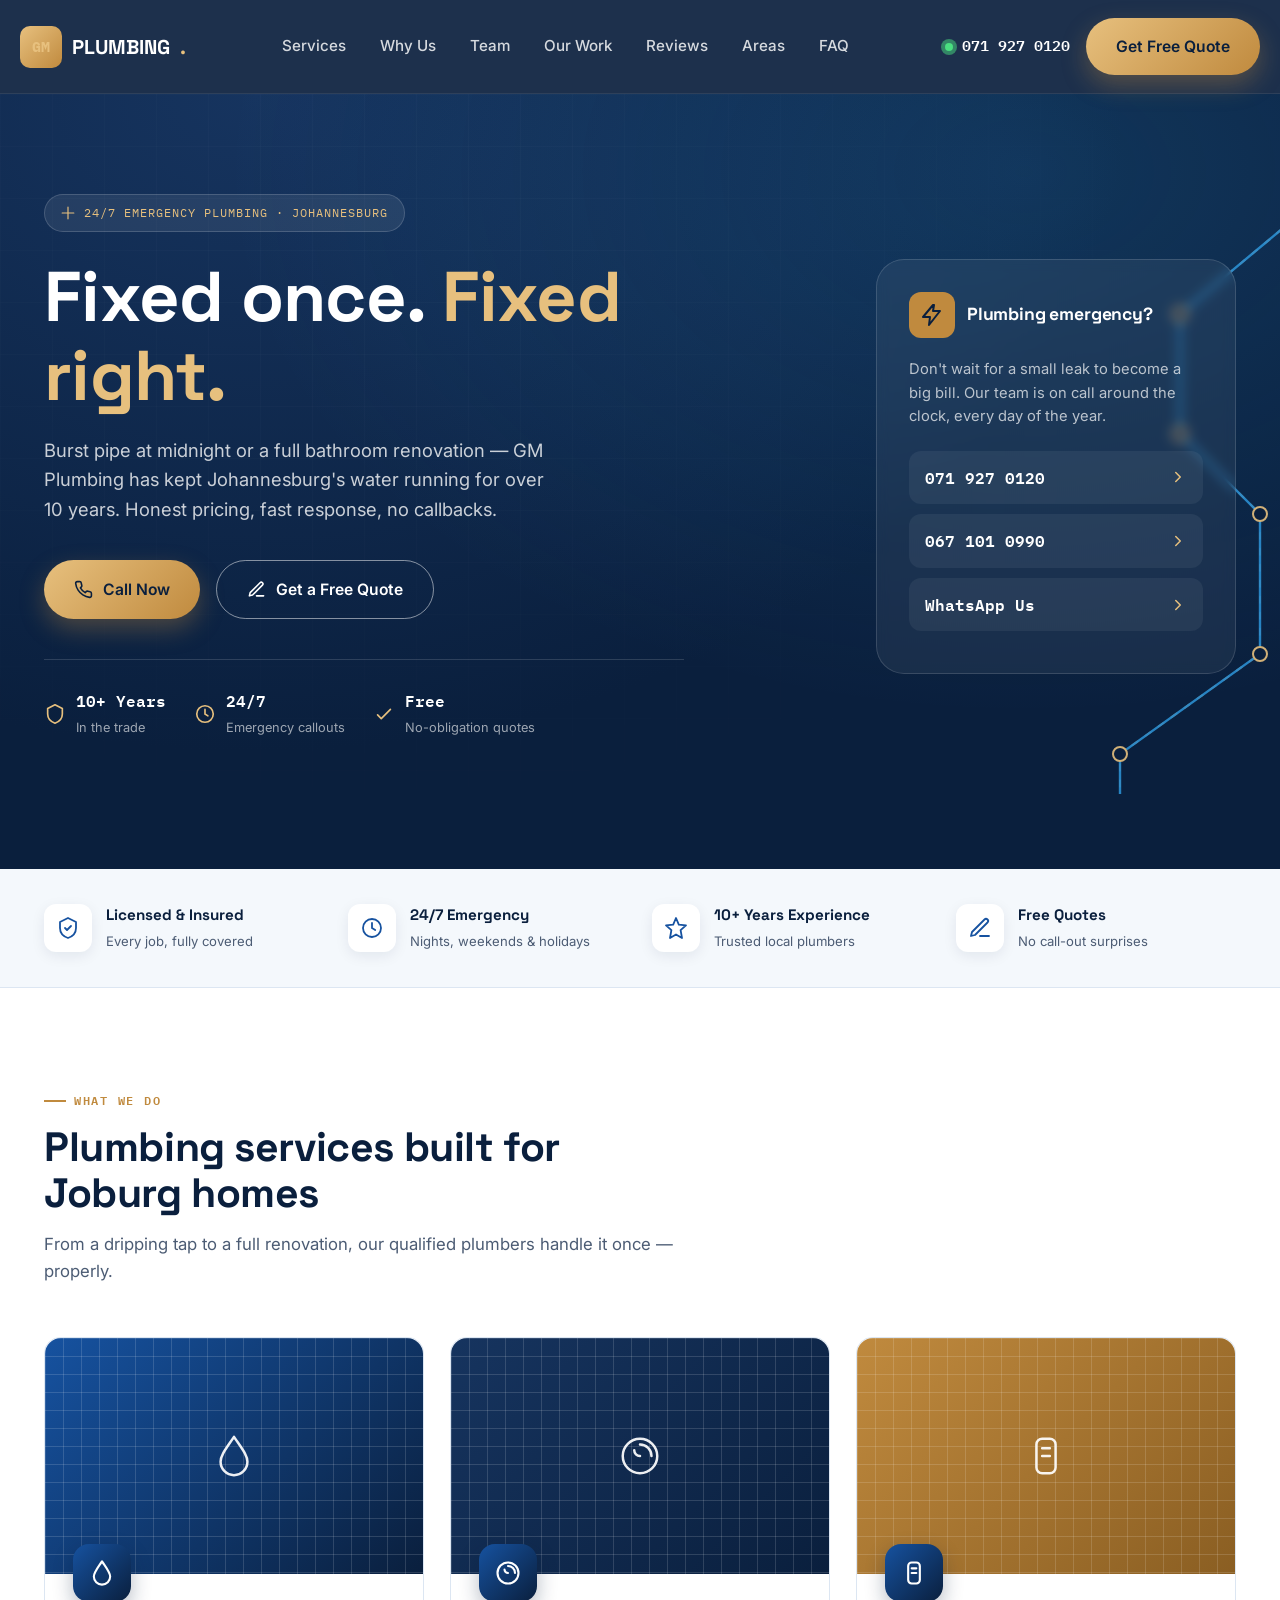
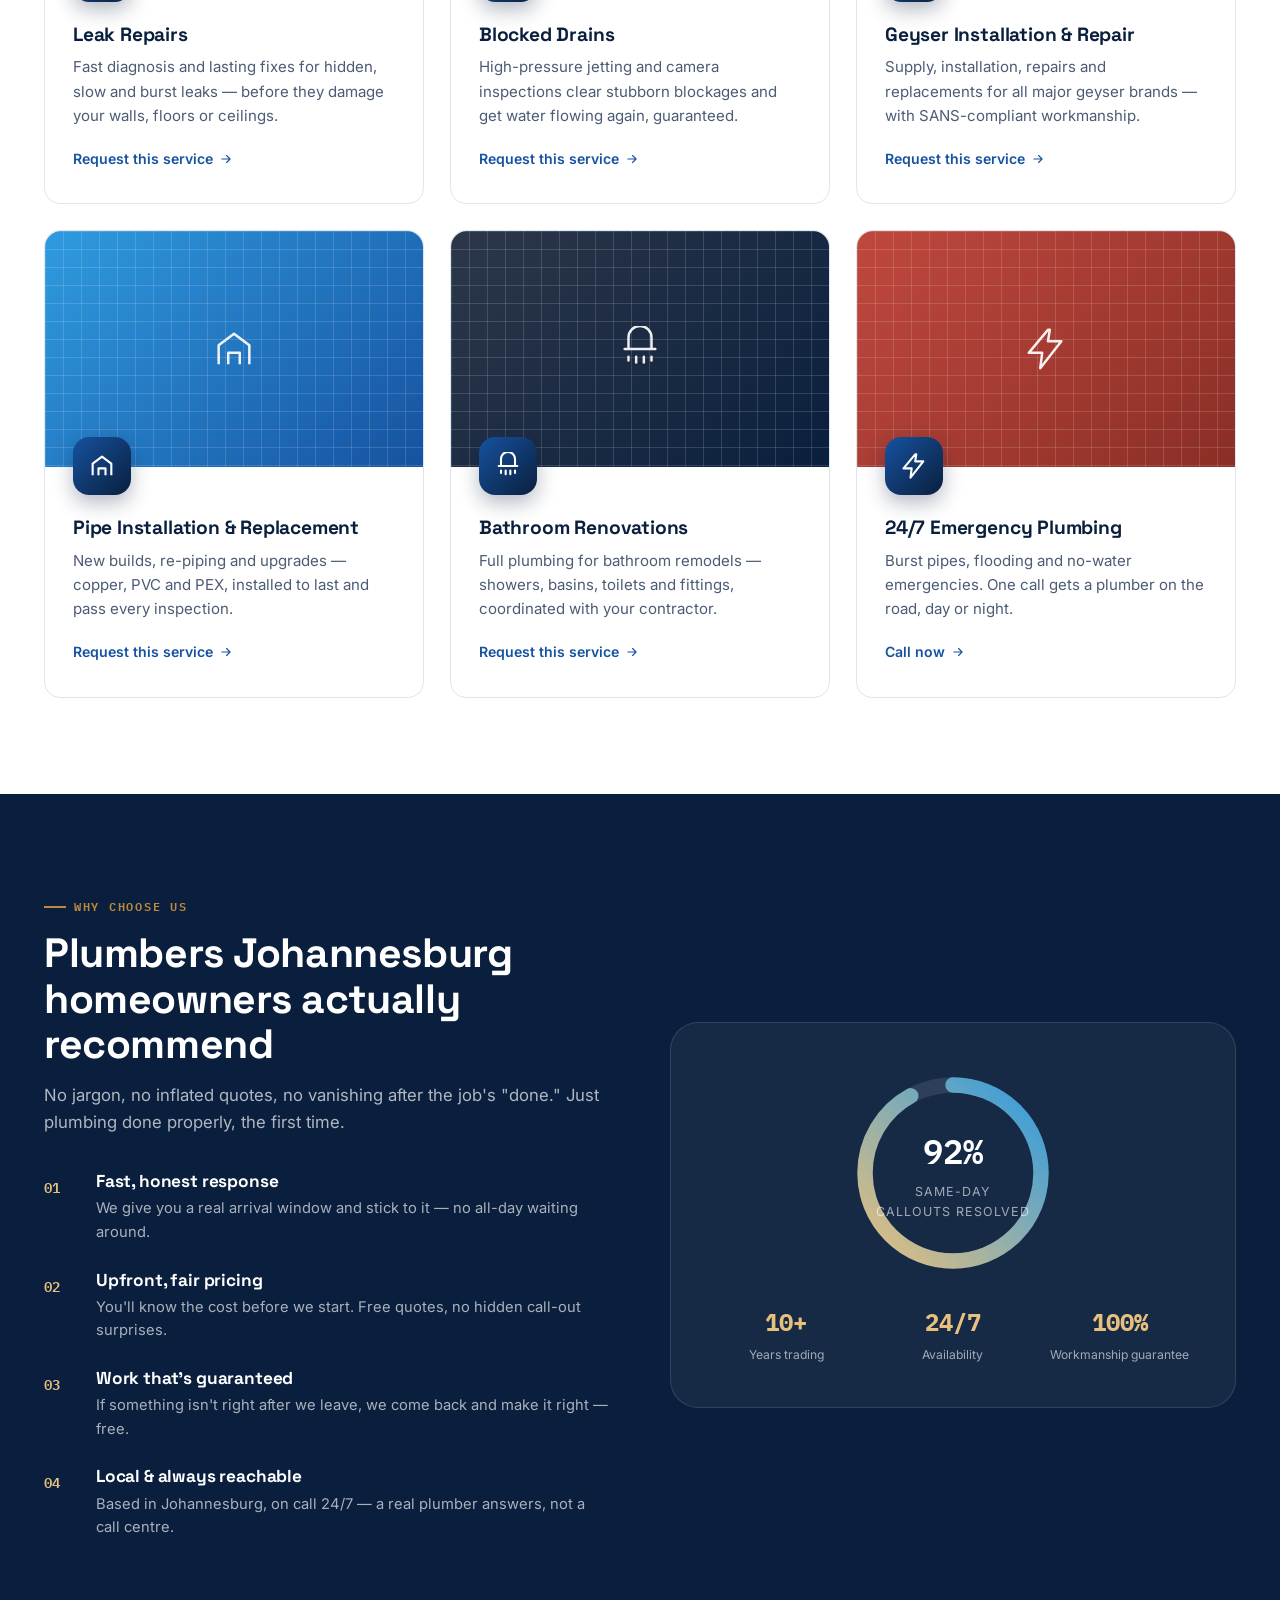
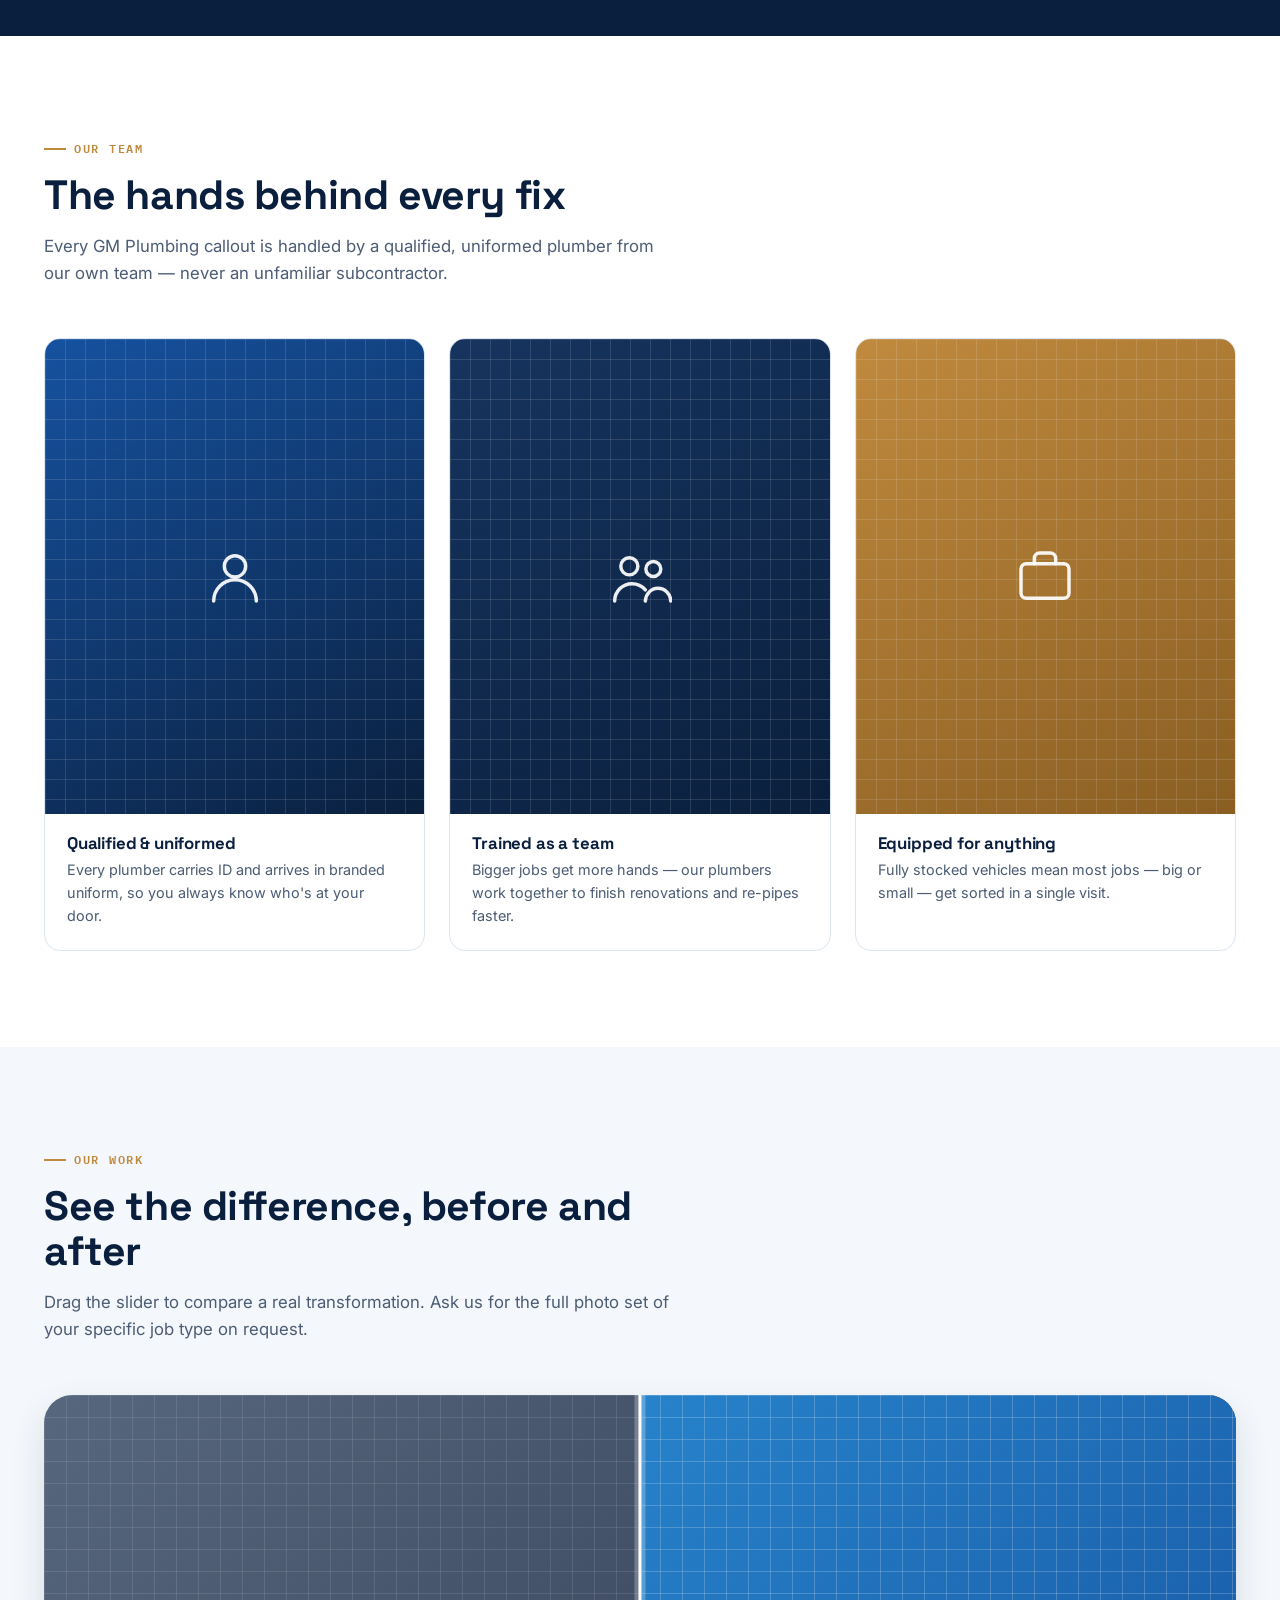
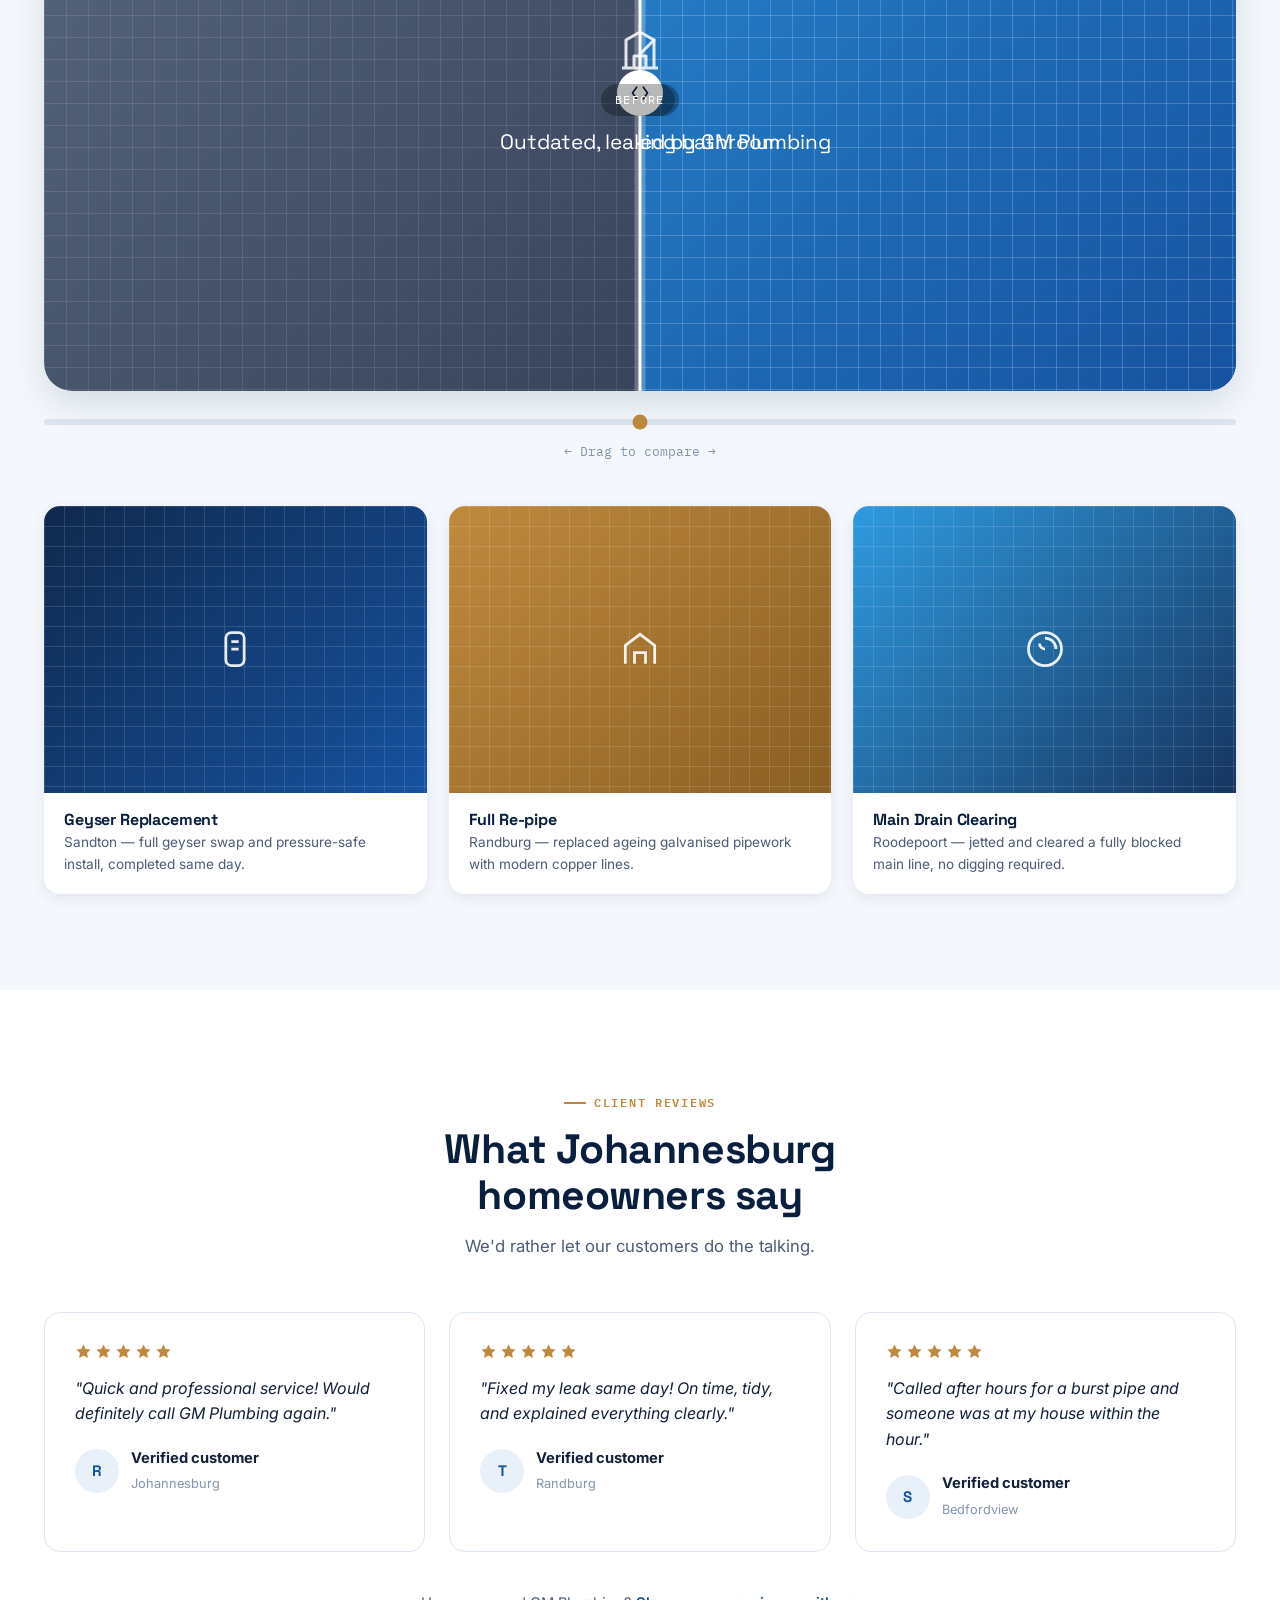
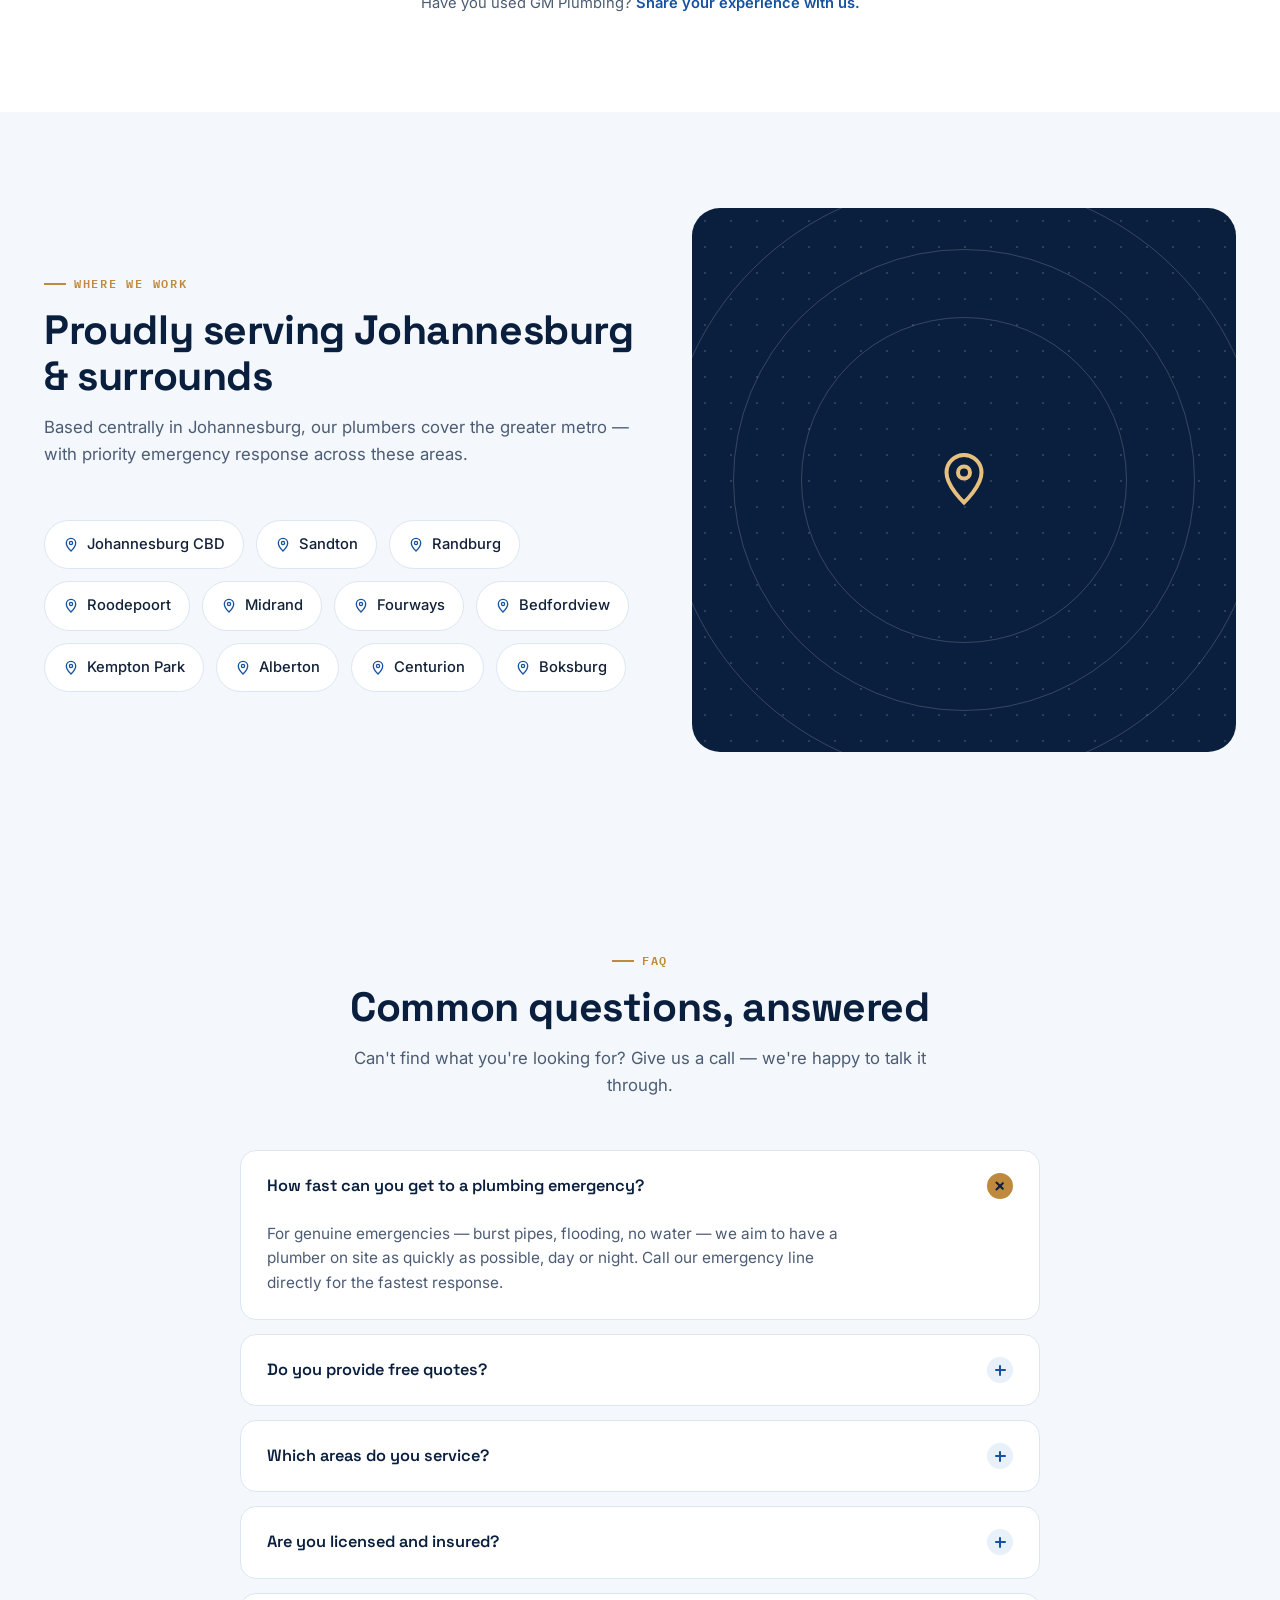
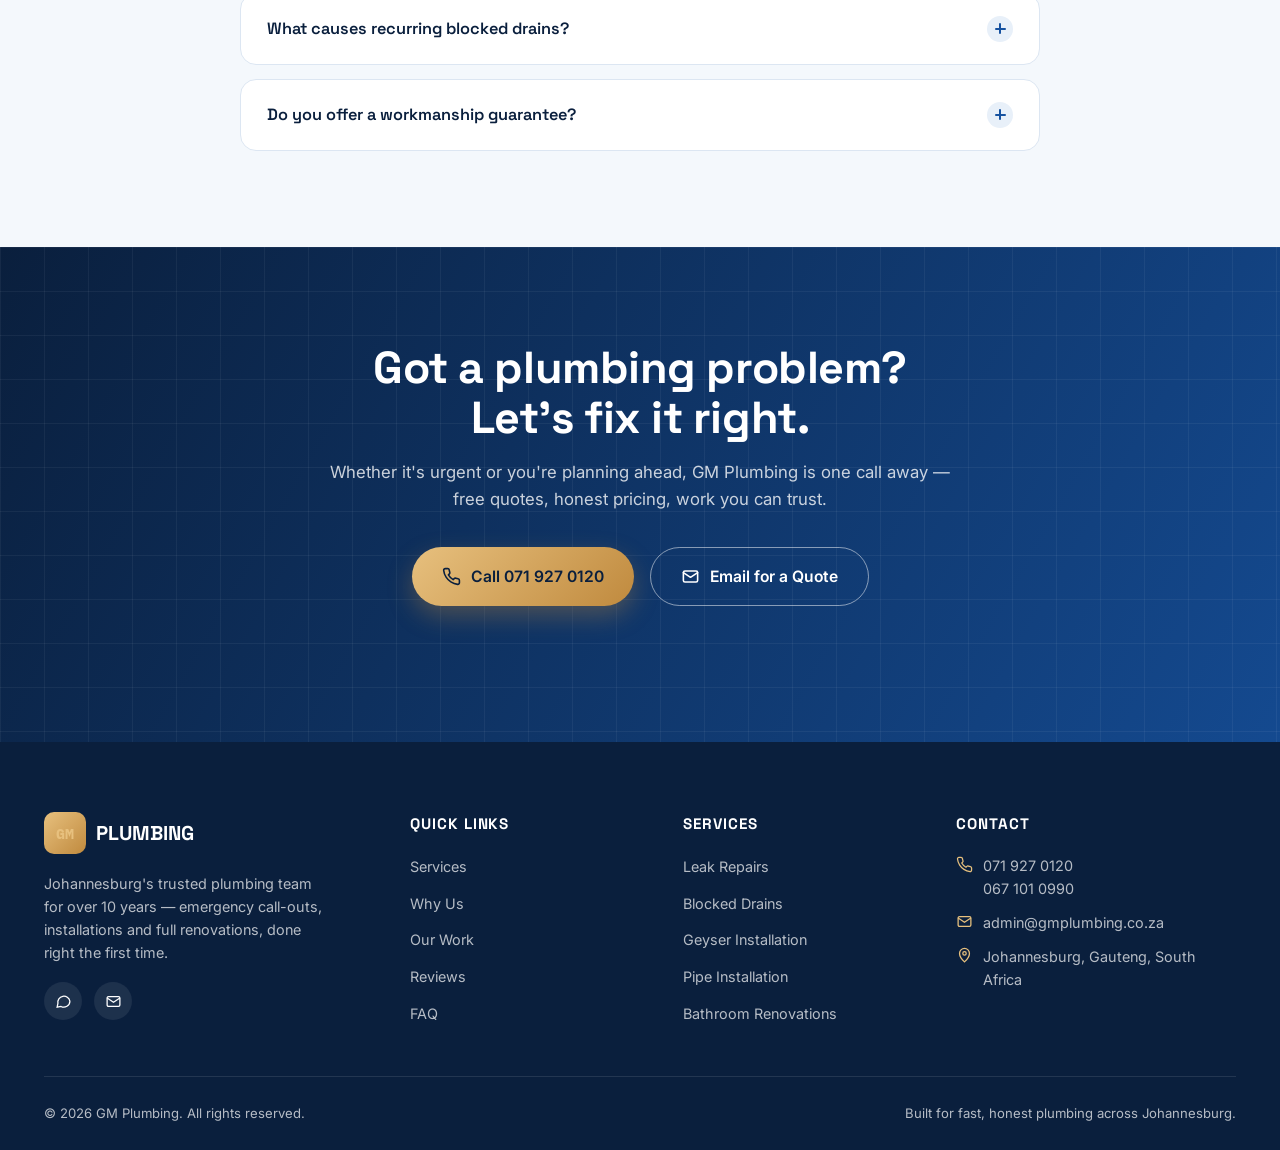
<file: GM Plumbing website/index.html>
<!DOCTYPE html>
<html lang="en-ZA">
<head>
<meta charset="UTF-8">
<meta name="viewport" content="width=device-width, initial-scale=1.0">
<title>GM Plumbing | 24/7 Emergency Plumber in Johannesburg | Free Quotes</title>
<meta name="description" content="GM Plumbing is Johannesburg's trusted emergency plumber with 10+ years' experience. Leak repairs, blocked drains, geyser installation, pipe work & bathroom renovations. Call now for a free quote.">
<meta name="keywords" content="plumber Johannesburg, emergency plumber Johannesburg, geyser installation, blocked drains, leak repairs, bathroom renovation plumber, GM Plumbing">
<meta name="robots" content="index, follow">
<meta name="theme-color" content="#0A1F3D">
<link rel="canonical" href="https://www.gmplumbing.co.za/">

<!-- Open Graph -->
<meta property="og:type" content="website">
<meta property="og:site_name" content="GM Plumbing">
<meta property="og:title" content="GM Plumbing | 24/7 Emergency Plumber in Johannesburg">
<meta property="og:description" content="Fixed once, fixed right. Johannesburg's trusted plumbers for leaks, blocked drains, geysers, pipework & bathroom renovations. Free quotes, 24/7 emergency callouts.">
<meta property="og:url" content="https://www.gmplumbing.co.za/">
<meta property="og:locale" content="en_ZA">

<!-- Twitter -->
<meta name="twitter:card" content="summary_large_image">
<meta name="twitter:title" content="GM Plumbing | 24/7 Emergency Plumber in Johannesburg">
<meta name="twitter:description" content="Fixed once, fixed right. Free quotes. 24/7 emergency plumbing across Johannesburg.">

<link rel="preconnect" href="https://fonts.googleapis.com">
<link rel="preconnect" href="https://fonts.gstatic.com" crossorigin>
<link href="https://fonts.googleapis.com/css2?family=Space+Grotesk:wght@500;600;700&family=Inter:wght@400;500;600;700&family=IBM+Plex+Mono:wght@500;600&display=swap" rel="stylesheet">

<!-- Local Business Schema -->
<script type="application/ld+json">
{
  "@context": "https://schema.org",
  "@type": "Plumber",
  "name": "GM Plumbing",
  "image": "https://www.gmplumbing.co.za/logo.jpg",
  "telephone": ["+27719270120", "+27671010990"],
  "email": "admin@gmplumbing.co.za",
  "url": "https://www.gmplumbing.co.za/",
  "priceRange": "$$",
  "address": {
    "@type": "PostalAddress",
    "addressLocality": "Johannesburg",
    "addressRegion": "Gauteng",
    "addressCountry": "ZA"
  },
  "areaServed": ["Johannesburg", "Sandton", "Randburg", "Roodepoort", "Midrand", "Fourways", "Bedfordview", "Kempton Park", "Alberton", "Centurion", "Boksburg"],
  "openingHoursSpecification": {
    "@type": "OpeningHoursSpecification",
    "dayOfWeek": ["Monday","Tuesday","Wednesday","Thursday","Friday","Saturday","Sunday"],
    "opens": "00:00",
    "closes": "23:59"
  },
  "sameAs": []
}
</script>

<style>
/* ============ TOKENS ============ */
:root{
  --navy-deep:#0A1F3D;
  --navy-mid:#0F294D;
  --navy-soft:#16345F;
  --blue-brand:#1652A0;
  --blue-bright:#2F9BE0;
  --brass:#C08A3E;
  --brass-light:#E7C07E;
  --white:#FFFFFF;
  --paper:#F4F8FC;
  --paper-deep:#E8F0F9;
  --ink:#122038;
  --ink-soft:#4C5C74;
  --ink-faint:#8494AC;
  --line:#DCE6F2;
  --radius-s:10px;
  --radius-m:16px;
  --radius-l:28px;
  --shadow-s:0 4px 14px rgba(10,31,61,0.08);
  --shadow-m:0 14px 34px rgba(10,31,61,0.12);
  --shadow-brass:0 10px 24px rgba(192,138,62,0.35);
  --ff-display:'Space Grotesk',sans-serif;
  --ff-body:'Inter',sans-serif;
  --ff-mono:'IBM Plex Mono',monospace;
}

*,*::before,*::after{box-sizing:border-box;margin:0;padding:0;}
html{scroll-behavior:smooth;}
@media (prefers-reduced-motion: reduce){
  html{scroll-behavior:auto;}
  *,*::before,*::after{animation-duration:0.001ms !important;animation-iteration-count:1 !important;transition-duration:0.001ms !important;scroll-behavior:auto !important;}
}
body{
  font-family:var(--ff-body);
  color:var(--ink);
  background:var(--white);
  line-height:1.6;
  -webkit-font-smoothing:antialiased;
  overflow-x:hidden;
}
img,svg{display:block;max-width:100%;}
a{color:inherit;text-decoration:none;}
ul{list-style:none;}
button{font:inherit;cursor:pointer;border:none;background:none;color:inherit;}
h1,h2,h3,h4{font-family:var(--ff-display);color:var(--navy-deep);line-height:1.12;letter-spacing:-0.01em;}
.container{width:100%;max-width:1240px;margin:0 auto;padding:0 24px;}
.mono{font-family:var(--ff-mono);}
.skip-link{position:absolute;left:-999px;top:0;background:var(--brass);color:var(--navy-deep);padding:12px 20px;z-index:999;font-weight:600;border-radius:0 0 8px 0;}
.skip-link:focus{left:0;}
:focus-visible{outline:3px solid var(--blue-bright);outline-offset:2px;}

.eyebrow{
  display:inline-flex;align-items:center;gap:8px;
  font-family:var(--ff-mono);font-size:0.78rem;letter-spacing:0.14em;text-transform:uppercase;
  color:var(--brass);font-weight:600;margin-bottom:14px;
}
.eyebrow::before{content:"";width:22px;height:2px;background:var(--brass);display:inline-block;}

section{position:relative;}
.section-pad{padding:96px 0;}
@media(max-width:768px){.section-pad{padding:64px 0;}}

.section-head{max-width:640px;margin-bottom:52px;}
.section-head h2{font-size:clamp(1.9rem,3.2vw,2.7rem);margin-bottom:14px;}
.section-head p{color:var(--ink-soft);font-size:1.05rem;}
.section-head.center{margin-left:auto;margin-right:auto;text-align:center;}

/* Buttons */
.btn{
  display:inline-flex;align-items:center;justify-content:center;gap:10px;
  padding:16px 30px;border-radius:999px;font-weight:600;font-size:0.98rem;
  transition:transform .25s ease, box-shadow .25s ease, background .25s ease, color .25s ease;
  white-space:nowrap;
}
.btn svg{width:19px;height:19px;flex-shrink:0;}
.btn-brass{background:linear-gradient(135deg,var(--brass-light),var(--brass));color:var(--navy-deep);box-shadow:var(--shadow-brass);}
.btn-brass:hover{transform:translateY(-3px);box-shadow:0 16px 30px rgba(192,138,62,0.45);}
.btn-outline{border:1.5px solid rgba(255,255,255,0.5);color:var(--white);}
.btn-outline:hover{background:rgba(255,255,255,0.1);transform:translateY(-3px);border-color:var(--white);}
.btn-navy{background:var(--navy-deep);color:var(--white);}
.btn-navy:hover{background:var(--blue-brand);transform:translateY(-3px);}
.btn-block-outline{border:1.5px solid var(--line);color:var(--navy-deep);}
.btn-block-outline:hover{border-color:var(--brass);color:var(--brass);}

/* ============ HEADER ============ */
.site-header{
  position:sticky;top:0;z-index:100;
  background:rgba(10,31,61,0.92);backdrop-filter:blur(10px);
  border-bottom:1px solid rgba(255,255,255,0.08);
  transition:padding .3s ease;
}
.header-row{display:flex;align-items:center;justify-content:space-between;padding:18px 0;transition:padding .3s ease;}
.site-header.shrink .header-row{padding:12px 0;}
.brand{display:flex;align-items:center;gap:10px;font-family:var(--ff-display);color:var(--white);font-weight:700;font-size:1.25rem;}
.brand-mark{
  width:42px;height:42px;border-radius:10px;
  background:linear-gradient(135deg,var(--brass-light),var(--brass));
  display:flex;align-items:center;justify-content:center;
  color:var(--navy-deep);font-family:var(--ff-mono);font-weight:700;font-size:0.95rem;
  flex-shrink:0;
}
.brand span{color:var(--brass-light);}
.main-nav{display:flex;align-items:center;gap:34px;}
.main-nav a{color:rgba(255,255,255,0.82);font-size:0.95rem;font-weight:500;position:relative;padding:4px 0;}
.main-nav a::after{content:"";position:absolute;left:0;bottom:-4px;width:0;height:2px;background:var(--brass-light);transition:width .25s ease;}
.main-nav a:hover{color:var(--white);}
.main-nav a:hover::after{width:100%;}
.header-actions{display:flex;align-items:center;gap:16px;}
.phone-pill{display:flex;align-items:center;gap:9px;color:var(--white);font-family:var(--ff-mono);font-weight:600;font-size:0.95rem;}
.phone-pill svg{width:19px;height:19px;color:var(--brass-light);}
.pulse-dot{width:8px;height:8px;border-radius:50%;background:#4ADE80;position:relative;flex-shrink:0;}
.pulse-dot::after{content:"";position:absolute;inset:-4px;border-radius:50%;background:#4ADE80;opacity:0.5;animation:pulse 1.8s infinite;}
@keyframes pulse{0%{transform:scale(1);opacity:.6;}100%{transform:scale(2.4);opacity:0;}}
.menu-toggle{display:none;width:44px;height:44px;align-items:center;justify-content:center;color:var(--white);}
.menu-toggle svg{width:26px;height:26px;}

@media(max-width:980px){
  .main-nav{display:none;}
  .header-actions .btn-brass{display:none;}
  .menu-toggle{display:flex;}
}
@media(max-width:560px){
  .phone-pill span{display:none;}
}

.mobile-nav{
  display:none;position:fixed;inset:0;top:0;background:var(--navy-deep);z-index:200;
  padding:24px;flex-direction:column;
}
.mobile-nav.open{display:flex;}
.mobile-nav-top{display:flex;justify-content:space-between;align-items:center;margin-bottom:40px;}
.mobile-nav-close{color:var(--white);width:40px;height:40px;}
.mobile-nav a{display:block;color:var(--white);font-family:var(--ff-display);font-size:1.6rem;padding:14px 0;border-bottom:1px solid rgba(255,255,255,0.08);}
.mobile-nav .btn{margin-top:26px;width:100%;}

/* ============ HERO ============ */
.hero{
  position:relative;
  background:
    radial-gradient(ellipse at 80% 10%, rgba(47,155,224,0.18), transparent 55%),
    radial-gradient(ellipse at 20% 0%,var(--navy-soft),var(--navy-deep) 60%);
  color:var(--white);overflow:hidden;
  padding:100px 0 130px;
}
.hero-grid-bg{position:absolute;inset:0;opacity:0.35;
  background-image:linear-gradient(rgba(255,255,255,0.06) 1px,transparent 1px),linear-gradient(90deg,rgba(255,255,255,0.06) 1px,transparent 1px);
  background-size:52px 52px;
  mask-image:radial-gradient(ellipse at 30% 20%,black 10%,transparent 72%);
}
.hero-pipeline{position:absolute;right:-60px;top:0;bottom:0;width:640px;max-width:60vw;opacity:0.9;pointer-events:none;}
.hero-pipeline path{fill:none;stroke:var(--brass-light);stroke-width:2;stroke-linecap:round;opacity:0.55;stroke-dasharray:6 10;}
.hero-pipeline .flow{stroke:var(--blue-bright);stroke-width:2.4;stroke-dasharray:1400;stroke-dashoffset:1400;animation:draw 3.4s ease forwards 0.4s;opacity:0.9;}
.hero-pipeline circle{fill:var(--navy-deep);stroke:var(--brass-light);stroke-width:2;}
@keyframes draw{to{stroke-dashoffset:0;}}
.hero-inner{position:relative;z-index:2;display:grid;grid-template-columns:minmax(0,640px) 1fr;gap:40px;align-items:center;}
@media(max-width:980px){.hero-inner{grid-template-columns:1fr;}.hero-pipeline{display:none;}}

.hero-badge{
  display:inline-flex;align-items:center;gap:9px;background:rgba(255,255,255,0.08);
  border:1px solid rgba(255,255,255,0.16);padding:8px 16px;border-radius:999px;
  font-family:var(--ff-mono);font-size:0.78rem;letter-spacing:0.08em;text-transform:uppercase;
  margin-bottom:26px;color:var(--brass-light);
}
.hero h1{font-size:clamp(2.6rem,5.6vw,4.4rem);color:var(--white);margin-bottom:20px;}
.hero h1 em{font-style:normal;color:var(--brass-light);}
.hero p.lead{font-size:1.15rem;color:rgba(255,255,255,0.78);max-width:520px;margin-bottom:36px;}
.hero-cta-row{display:flex;flex-wrap:wrap;gap:16px;margin-bottom:40px;}
.hero-trust{display:flex;flex-wrap:wrap;gap:28px;padding-top:28px;border-top:1px solid rgba(255,255,255,0.14);}
.hero-trust-item{display:flex;align-items:center;gap:10px;}
.hero-trust-item svg{width:22px;height:22px;color:var(--brass-light);flex-shrink:0;}
.hero-trust-item .num{font-family:var(--ff-mono);font-weight:600;color:var(--white);font-size:1rem;display:block;}
.hero-trust-item .cap{font-size:0.8rem;color:rgba(255,255,255,0.6);}

/* Emergency stat card floating */
.hero-card{
  position:relative;z-index:2;background:rgba(255,255,255,0.06);
  border:1px solid rgba(255,255,255,0.14);backdrop-filter:blur(6px);
  border-radius:var(--radius-l);padding:32px;max-width:360px;justify-self:end;
}
@media(max-width:980px){.hero-card{justify-self:start;max-width:480px;}}
.hero-card-top{display:flex;align-items:center;gap:12px;margin-bottom:20px;}
.hero-card-top .icon-wrap{width:46px;height:46px;border-radius:12px;background:var(--brass);display:flex;align-items:center;justify-content:center;}
.hero-card-top .icon-wrap svg{width:24px;height:24px;color:var(--navy-deep);}
.hero-card-top h3{color:var(--white);font-size:1.1rem;}
.hero-card p{color:rgba(255,255,255,0.7);font-size:0.92rem;margin-bottom:22px;}
.hero-card-phones a{display:flex;align-items:center;justify-content:space-between;padding:14px 16px;background:rgba(255,255,255,0.06);border-radius:12px;margin-bottom:10px;font-family:var(--ff-mono);font-weight:600;color:var(--white);transition:background .2s ease,transform .2s ease;}
.hero-card-phones a:hover{background:rgba(255,255,255,0.14);transform:translateX(4px);}
.hero-card-phones svg{width:18px;height:18px;color:var(--brass-light);}

/* ============ TRUST BAR ============ */
.trust-bar{background:var(--paper);border-bottom:1px solid var(--line);padding:34px 0;}
.trust-bar .container{display:grid;grid-template-columns:repeat(4,1fr);gap:24px;}
@media(max-width:860px){.trust-bar .container{grid-template-columns:repeat(2,1fr);}}
.trust-bar-item{display:flex;align-items:center;gap:14px;}
.trust-bar-item .icon{width:48px;height:48px;border-radius:12px;background:var(--white);box-shadow:var(--shadow-s);display:flex;align-items:center;justify-content:center;flex-shrink:0;}
.trust-bar-item .icon svg{width:24px;height:24px;color:var(--blue-brand);}
.trust-bar-item strong{display:block;font-size:0.95rem;color:var(--navy-deep);font-family:var(--ff-display);}
.trust-bar-item small{color:var(--ink-soft);font-size:0.82rem;}

/* ============ SERVICES ============ */
.services-grid{display:grid;grid-template-columns:repeat(3,1fr);gap:26px;}
@media(max-width:980px){.services-grid{grid-template-columns:repeat(2,1fr);}}
@media(max-width:620px){.services-grid{grid-template-columns:1fr;}}
.service-card{
  background:var(--white);border:1px solid var(--line);border-radius:var(--radius-m);
  padding:32px 28px;transition:transform .3s ease,box-shadow .3s ease,border-color .3s ease;
  opacity:0;transform:translateY(26px);
}
.service-card.in-view{opacity:1;transform:translateY(0);}
.service-card:hover{transform:translateY(-8px);box-shadow:var(--shadow-m);border-color:var(--brass);}
.card-media{margin:-32px -28px 22px;border-radius:var(--radius-m) var(--radius-m) 0 0;overflow:hidden;aspect-ratio:16/10;position:relative;display:flex;align-items:center;justify-content:center;}
.card-media::before{content:"";position:absolute;inset:0;background-image:linear-gradient(rgba(255,255,255,0.14) 1px,transparent 1px),linear-gradient(90deg,rgba(255,255,255,0.14) 1px,transparent 1px);background-size:18px 18px;}
.card-media svg{width:46px;height:46px;color:rgba(255,255,255,0.92);position:relative;z-index:2;transition:transform .4s ease;}
.service-card:hover .card-media svg{transform:scale(1.1) rotate(-4deg);}
.media-1{background:linear-gradient(135deg,var(--blue-brand),var(--navy-deep));}
.media-2{background:linear-gradient(135deg,var(--navy-soft),var(--navy-deep));}
.media-3{background:linear-gradient(135deg,var(--brass),#8a5e22);}
.media-4{background:linear-gradient(135deg,var(--blue-bright),var(--blue-brand));}
.media-5{background:linear-gradient(135deg,#2c374a,var(--navy-deep));}
.media-6{background:linear-gradient(135deg,#c0483e,#8a2e26);}
.service-card .icon-circle{
  width:58px;height:58px;border-radius:16px;
  background:linear-gradient(135deg,var(--blue-brand),var(--navy-deep));
  display:flex;align-items:center;justify-content:center;margin-bottom:22px;
  margin-top:-52px;position:relative;z-index:2;box-shadow:0 8px 20px rgba(10,31,61,0.3);
  transition:transform .3s ease;
}
.service-card:hover .icon-circle{transform:rotate(-6deg) scale(1.05);}
.service-card .icon-circle svg{width:28px;height:28px;color:var(--white);}
.service-card h3{font-size:1.2rem;margin-bottom:10px;}
.service-card p{color:var(--ink-soft);font-size:0.94rem;margin-bottom:18px;}
.service-card .link{display:inline-flex;align-items:center;gap:6px;color:var(--blue-brand);font-weight:600;font-size:0.88rem;}
.service-card .link svg{width:14px;height:14px;transition:transform .2s ease;}
.service-card:hover .link svg{transform:translateX(4px);}

/* ============ WHY CHOOSE US ============ */
.why{
  color:var(--white);
  background:var(--navy-deep);
}
.why-inner{display:grid;grid-template-columns:1fr 1fr;gap:60px;align-items:center;}
@media(max-width:900px){.why-inner{grid-template-columns:1fr;gap:48px;}}
.why-list{display:flex;flex-direction:column;gap:26px;}
.why-item{display:flex;gap:18px;}
.why-item .num{font-family:var(--ff-mono);color:var(--brass-light);font-size:0.9rem;font-weight:600;width:34px;flex-shrink:0;padding-top:3px;}
.why-item h4{color:var(--white);font-size:1.08rem;margin-bottom:6px;}
.why-item p{color:rgba(255,255,255,0.65);font-size:0.92rem;}
.why .section-head h2{color:var(--white);}
.why .section-head p{color:rgba(255,255,255,0.68);}

.gauge-panel{background:rgba(255,255,255,0.05);border:1px solid rgba(255,255,255,0.12);border-radius:var(--radius-l);padding:40px;}
.gauge-wrap{display:flex;justify-content:center;margin-bottom:20px;}
.gauge{width:220px;height:220px;position:relative;}
.gauge svg{width:100%;height:100%;}
.gauge-ring-bg{stroke:rgba(255,255,255,0.1);}
.gauge-ring-fg{stroke:url(#gaugeGrad);stroke-linecap:round;stroke-dasharray:502;stroke-dashoffset:502;transition:stroke-dashoffset 1.6s cubic-bezier(.2,.8,.2,1);}
.gauge-center{position:absolute;inset:0;display:flex;flex-direction:column;align-items:center;justify-content:center;}
.gauge-center .big{font-family:var(--ff-mono);font-size:2.1rem;font-weight:600;color:var(--white);}
.gauge-center .lbl{font-size:0.78rem;color:rgba(255,255,255,0.6);text-transform:uppercase;letter-spacing:0.08em;margin-top:4px;text-align:center;}
.stat-row{display:grid;grid-template-columns:repeat(3,1fr);gap:16px;text-align:center;}
.stat-row .stat strong{display:block;font-family:var(--ff-mono);font-size:1.5rem;color:var(--brass-light);}
.stat-row .stat span{font-size:0.76rem;color:rgba(255,255,255,0.6);}

/* ============ GALLERY ============ */
.gallery-bg{background:var(--paper);}
.ba-wrap{
  position:relative;border-radius:var(--radius-l);overflow:hidden;box-shadow:var(--shadow-m);
  aspect-ratio:16/8;margin-bottom:16px;user-select:none;
}
.ba-panel{position:absolute;inset:0;display:flex;align-items:center;justify-content:center;flex-direction:column;gap:10px;color:var(--white);text-align:center;padding:26px;}
.ba-panel::before{content:"";position:absolute;inset:0;background-image:linear-gradient(rgba(255,255,255,0.1) 1px,transparent 1px),linear-gradient(90deg,rgba(255,255,255,0.1) 1px,transparent 1px);background-size:22px 22px;z-index:1;}
.ba-panel .tag,.ba-panel .cap,.ba-panel svg{position:relative;z-index:2;}
.ba-before{background-image:linear-gradient(135deg,#57677e,#28324a);}
.ba-after{background-image:linear-gradient(135deg,var(--blue-bright),var(--blue-brand));}
.ba-after-clip{position:absolute;inset:0;clip-path:inset(0 0 0 var(--clip,50%));}
.ba-panel svg{width:48px;height:48px;opacity:0.85;}
.ba-panel .tag{font-family:var(--ff-mono);letter-spacing:0.1em;text-transform:uppercase;font-size:0.78rem;background:rgba(0,0,0,0.28);padding:6px 14px;border-radius:999px;}
.ba-panel .cap{font-family:var(--ff-display);font-size:1.3rem;}
.ba-handle{position:absolute;top:0;bottom:0;left:var(--clip,50%);width:0;transform:translateX(-50%);}
.ba-handle::before{content:"";position:absolute;top:0;bottom:0;left:50%;width:3px;background:var(--white);transform:translateX(-50%);box-shadow:0 0 0 4px rgba(255,255,255,0.25);}
.ba-handle .grip{position:absolute;top:50%;left:50%;transform:translate(-50%,-50%);width:46px;height:46px;border-radius:50%;background:var(--white);display:flex;align-items:center;justify-content:center;box-shadow:var(--shadow-m);}
.ba-handle .grip svg{width:20px;height:20px;color:var(--navy-deep);}
.ba-range{width:100%;appearance:none;height:6px;border-radius:999px;background:var(--line);outline:none;accent-color:var(--brass);cursor:ew-resize;}
.ba-note{text-align:center;color:var(--ink-faint);font-size:0.82rem;margin-top:8px;font-family:var(--ff-mono);}

.work-grid{display:grid;grid-template-columns:repeat(3,1fr);gap:22px;margin-top:44px;}
@media(max-width:860px){.work-grid{grid-template-columns:1fr;}}
.work-card{border-radius:var(--radius-m);overflow:hidden;box-shadow:var(--shadow-s);background:var(--white);transition:transform .3s ease,box-shadow .3s ease;}
.work-card:hover{transform:translateY(-6px);box-shadow:var(--shadow-m);}
.work-thumb{aspect-ratio:4/3;position:relative;overflow:hidden;display:flex;align-items:center;justify-content:center;}
.work-thumb::before{content:"";position:absolute;inset:0;background-image:linear-gradient(rgba(255,255,255,0.12) 1px,transparent 1px),linear-gradient(90deg,rgba(255,255,255,0.12) 1px,transparent 1px);background-size:20px 20px;}
.work-thumb svg{width:44px;height:44px;color:rgba(255,255,255,0.9);position:relative;z-index:2;transition:transform .4s ease;}
.work-card:hover .work-thumb svg{transform:scale(1.08);}
.work-thumb.t1{background:linear-gradient(135deg,var(--navy-mid),var(--blue-brand));}
.work-thumb.t2{background:linear-gradient(135deg,var(--brass),#8a5e22);}
.work-thumb.t3{background:linear-gradient(135deg,var(--blue-bright),var(--navy-soft));}

/* Team */
.team-grid{display:grid;grid-template-columns:repeat(3,1fr);gap:24px;}
@media(max-width:860px){.team-grid{grid-template-columns:1fr;}}
.team-card{background:var(--white);border:1px solid var(--line);border-radius:var(--radius-m);overflow:hidden;transition:transform .3s ease,box-shadow .3s ease;}
.team-card:hover{transform:translateY(-6px);box-shadow:var(--shadow-m);}
.team-photo{aspect-ratio:4/5;overflow:hidden;position:relative;display:flex;align-items:center;justify-content:center;}
.team-photo::before{content:"";position:absolute;inset:0;background-image:linear-gradient(rgba(255,255,255,0.12) 1px,transparent 1px),linear-gradient(90deg,rgba(255,255,255,0.12) 1px,transparent 1px);background-size:20px 20px;}
.team-photo svg{width:64px;height:64px;color:rgba(255,255,255,0.92);position:relative;z-index:2;transition:transform .4s ease;}
.team-card:hover .team-photo svg{transform:scale(1.08);}
.team-photo.tm-1{background:linear-gradient(150deg,var(--blue-brand),var(--navy-deep));}
.team-photo.tm-2{background:linear-gradient(150deg,var(--navy-soft),var(--navy-deep));}
.team-photo.tm-3{background:linear-gradient(150deg,var(--brass),#8a5e22);}
.team-card h4{font-size:1.05rem;padding:20px 22px 6px;}
.team-card p{font-size:0.9rem;color:var(--ink-soft);padding:0 22px 22px;}
.work-body{padding:18px 20px;}
.work-body h4{font-size:1rem;margin-bottom:4px;}
.work-body p{font-size:0.85rem;color:var(--ink-soft);}

/* ============ REVIEWS ============ */
.reviews-grid{display:grid;grid-template-columns:repeat(3,1fr);gap:24px;}
@media(max-width:900px){.reviews-grid{grid-template-columns:1fr;}}
.review-card{background:var(--white);border:1px solid var(--line);border-radius:var(--radius-m);padding:30px;position:relative;}
.review-stars{display:flex;gap:3px;margin-bottom:16px;}
.review-stars svg{width:17px;height:17px;color:var(--brass);}
.review-card p.quote{font-size:1rem;color:var(--ink);margin-bottom:20px;font-style:italic;}
.review-who{display:flex;align-items:center;gap:12px;}
.review-avatar{width:44px;height:44px;border-radius:50%;background:var(--paper-deep);display:flex;align-items:center;justify-content:center;font-family:var(--ff-display);font-weight:700;color:var(--blue-brand);flex-shrink:0;font-size:0.95rem;}
.review-who strong{display:block;font-size:0.92rem;}
.review-who span{font-size:0.8rem;color:var(--ink-faint);}
.reviews-cta{text-align:center;margin-top:40px;color:var(--ink-soft);font-size:0.92rem;}
.reviews-cta a{color:var(--blue-brand);font-weight:600;}

/* ============ AREAS ============ */
.areas-bg{background:var(--paper);}
.areas-inner{display:grid;grid-template-columns:1.1fr 1fr;gap:50px;align-items:center;}
@media(max-width:900px){.areas-inner{grid-template-columns:1fr;}}
.area-chips{display:flex;flex-wrap:wrap;gap:12px;}
.area-chip{display:flex;align-items:center;gap:8px;background:var(--white);border:1px solid var(--line);padding:12px 18px;border-radius:999px;font-size:0.92rem;font-weight:500;transition:border-color .2s ease,transform .2s ease;}
.area-chip:hover{border-color:var(--brass);transform:translateY(-2px);}
.area-chip svg{width:16px;height:16px;color:var(--blue-brand);flex-shrink:0;}
.area-map{background:var(--navy-deep);border-radius:var(--radius-l);aspect-ratio:1/1;position:relative;overflow:hidden;display:flex;align-items:center;justify-content:center;}
.area-map .pin-icon{width:60px;height:60px;color:var(--brass-light);z-index:2;}
.area-map::before{content:"";position:absolute;inset:0;background-image:radial-gradient(rgba(255,255,255,0.14) 1.5px,transparent 1.5px);background-size:26px 26px;}
.area-map .ring{position:absolute;border:1px solid rgba(255,255,255,0.18);border-radius:50%;}
.area-map .ring1{width:60%;height:60%;}
.area-map .ring2{width:85%;height:85%;}
.area-map .ring3{width:110%;height:110%;}

/* ============ FAQ ============ */
.faq-list{max-width:800px;margin:0 auto;display:flex;flex-direction:column;gap:14px;}
.faq-item{border:1px solid var(--line);border-radius:var(--radius-m);overflow:hidden;background:var(--white);}
.faq-item summary{
  list-style:none;cursor:pointer;padding:22px 26px;display:flex;justify-content:space-between;
  align-items:center;font-family:var(--ff-display);font-weight:600;font-size:1.02rem;color:var(--navy-deep);gap:20px;
}
.faq-item summary::-webkit-details-marker{display:none;}
.faq-item .plus{width:26px;height:26px;border-radius:50%;background:var(--paper-deep);display:flex;align-items:center;justify-content:center;flex-shrink:0;position:relative;transition:transform .3s ease,background .3s ease;}
.faq-item .plus::before,.faq-item .plus::after{content:"";position:absolute;background:var(--blue-brand);border-radius:2px;}
.faq-item .plus::before{width:11px;height:2px;}
.faq-item .plus::after{width:2px;height:11px;}
.faq-item[open] .plus{transform:rotate(135deg);background:var(--brass);}
.faq-item[open] .plus::before,.faq-item[open] .plus::after{background:var(--navy-deep);}
.faq-item .faq-body{padding:0 26px 24px;color:var(--ink-soft);font-size:0.96rem;max-width:640px;}

/* ============ FINAL CTA ============ */
.final-cta{
  background:linear-gradient(120deg,var(--navy-deep),var(--blue-brand) 120%);
  color:var(--white);text-align:center;position:relative;overflow:hidden;
}
.final-cta::before{content:"";position:absolute;inset:0;background-image:linear-gradient(rgba(255,255,255,0.05) 1px,transparent 1px),linear-gradient(90deg,rgba(255,255,255,0.05) 1px,transparent 1px);background-size:44px 44px;}
.final-cta-inner{position:relative;z-index:2;max-width:680px;margin:0 auto;}
.final-cta h2{color:var(--white);font-size:clamp(1.9rem,4vw,2.8rem);margin-bottom:16px;}
.final-cta p{color:rgba(255,255,255,0.78);margin-bottom:34px;font-size:1.05rem;}
.final-cta .hero-cta-row{justify-content:center;}

/* ============ FOOTER ============ */
footer{background:var(--navy-deep);color:rgba(255,255,255,0.7);padding-top:70px;}
.footer-grid{display:grid;grid-template-columns:1.4fr 1fr 1fr 1.2fr;gap:40px;padding-bottom:50px;border-bottom:1px solid rgba(255,255,255,0.1);}
@media(max-width:860px){.footer-grid{grid-template-columns:1fr 1fr;}}
@media(max-width:560px){.footer-grid{grid-template-columns:1fr;}}
.footer-brand p{margin:18px 0;font-size:0.9rem;max-width:280px;}
.footer-col h5{color:var(--white);font-family:var(--ff-display);font-size:0.95rem;margin-bottom:18px;text-transform:uppercase;letter-spacing:0.06em;}
.footer-col ul{display:flex;flex-direction:column;gap:11px;}
.footer-col a{font-size:0.9rem;transition:color .2s ease;}
.footer-col a:hover{color:var(--brass-light);}
.footer-contact li{display:flex;align-items:flex-start;gap:10px;font-size:0.9rem;}
.footer-contact svg{width:17px;height:17px;color:var(--brass-light);flex-shrink:0;margin-top:2px;}
.footer-bottom{display:flex;justify-content:space-between;align-items:center;padding:26px 0;font-size:0.82rem;flex-wrap:wrap;gap:12px;}
.footer-social{display:flex;gap:12px;}
.footer-social a{width:38px;height:38px;border-radius:50%;background:rgba(255,255,255,0.08);display:flex;align-items:center;justify-content:center;transition:background .2s ease,transform .2s ease;}
.footer-social a:hover{background:var(--brass);transform:translateY(-3px);}
.footer-social svg{width:17px;height:17px;color:var(--white);}

/* Sticky mobile call bar */
.mobile-call-bar{
  display:none;position:fixed;bottom:0;left:0;right:0;z-index:150;
  background:var(--navy-deep);padding:12px 16px;box-shadow:0 -6px 20px rgba(0,0,0,0.2);
  gap:10px;
}
@media(max-width:720px){.mobile-call-bar{display:flex;}body{padding-bottom:0;}}
.mobile-call-bar a{flex:1;text-align:center;padding:13px;border-radius:999px;font-weight:600;font-size:0.92rem;display:flex;align-items:center;justify-content:center;gap:8px;}
.mobile-call-bar a svg{width:17px;height:17px;}

/* scroll reveal generic */
.reveal{opacity:0;transform:translateY(24px);transition:opacity .7s ease,transform .7s ease;}
.reveal.in-view{opacity:1;transform:translateY(0);}
</style>
</head>
<body>
<a href="#main" class="skip-link">Skip to content</a>

<!-- ============ HEADER ============ -->
<header class="site-header" id="siteHeader">
  <div class="container header-row">
    <a href="#main" class="brand" aria-label="GM Plumbing home">
      <span class="brand-mark">GM</span>
      PLUMBING<span>.</span>
    </a>
    <nav class="main-nav" aria-label="Primary">
      <a href="#services">Services</a>
      <a href="#why">Why Us</a>
      <a href="#team">Team</a>
      <a href="#gallery">Our Work</a>
      <a href="#reviews">Reviews</a>
      <a href="#areas">Areas</a>
      <a href="#faq">FAQ</a>
    </nav>
    <div class="header-actions">
      <a class="phone-pill" href="tel:+27719270120">
        <span class="pulse-dot"></span>
        <span>071 927 0120</span>
      </a>
      <a href="#quote" class="btn btn-brass">Get Free Quote</a>
      <button class="menu-toggle" id="menuOpen" aria-label="Open menu" aria-expanded="false" aria-controls="mobileNav">
        <svg viewBox="0 0 24 24" fill="none" stroke="currentColor" stroke-width="2"><path d="M3 6h18M3 12h18M3 18h18" stroke-linecap="round"/></svg>
      </button>
    </div>
  </div>
</header>

<div class="mobile-nav" id="mobileNav">
  <div class="mobile-nav-top">
    <span class="brand"><span class="brand-mark">GM</span>PLUMBING</span>
    <button class="mobile-nav-close" id="menuClose" aria-label="Close menu">
      <svg viewBox="0 0 24 24" fill="none" stroke="currentColor" stroke-width="2"><path d="M6 6l12 12M18 6L6 18" stroke-linecap="round"/></svg>
    </button>
  </div>
  <a href="#services">Services</a>
  <a href="#why">Why Us</a>
  <a href="#team">Team</a>
  <a href="#gallery">Our Work</a>
  <a href="#reviews">Reviews</a>
  <a href="#areas">Areas</a>
  <a href="#faq">FAQ</a>
  <a class="btn btn-brass" href="tel:+27719270120">Call Now — 071 927 0120</a>
</div>

<main id="main">
<!-- ============ HERO ============ -->
<section class="hero" aria-labelledby="heroHeading">
  <div class="hero-grid-bg" aria-hidden="true"></div>
  <svg class="hero-pipeline" viewBox="0 0 640 700" aria-hidden="true">
    <path d="M600 0 L600 120 L480 220 L480 340 L560 420 L560 560 L420 660 L420 700"/>
    <path class="flow" d="M600 0 L600 120 L480 220 L480 340 L560 420 L560 560 L420 660 L420 700"/>
    <circle cx="600" cy="120" r="7"/>
    <circle cx="480" cy="220" r="7"/>
    <circle cx="480" cy="340" r="7"/>
    <circle cx="560" cy="420" r="7"/>
    <circle cx="560" cy="560" r="7"/>
    <circle cx="420" cy="660" r="7"/>
  </svg>

  <div class="container hero-inner">
    <div>
      <div class="hero-badge">
        <svg width="14" height="14" viewBox="0 0 24 24" fill="none" stroke="currentColor" stroke-width="2"><path d="M12 2v20M2 12h20" stroke-linecap="round"/></svg>
        24/7 Emergency Plumbing · Johannesburg
      </div>
      <h1 id="heroHeading">Fixed once. <em>Fixed right.</em></h1>
      <p class="lead">Burst pipe at midnight or a full bathroom renovation — GM Plumbing has kept Johannesburg's water running for over 10 years. Honest pricing, fast response, no callbacks.</p>
      <div class="hero-cta-row">
        <a href="tel:+27719270120" class="btn btn-brass">
          <svg viewBox="0 0 24 24" fill="none" stroke="currentColor" stroke-width="2"><path d="M22 16.92v3a2 2 0 0 1-2.18 2 19.79 19.79 0 0 1-8.63-3.07 19.5 19.5 0 0 1-6-6 19.79 19.79 0 0 1-3.07-8.67A2 2 0 0 1 4.11 2h3a2 2 0 0 1 2 1.72c.127.96.362 1.903.7 2.81a2 2 0 0 1-.45 2.11L8.09 9.91a16 16 0 0 0 6 6l1.27-1.27a2 2 0 0 1 2.11-.45c.907.338 1.85.573 2.81.7A2 2 0 0 1 22 16.92z" stroke-linecap="round" stroke-linejoin="round"/></svg>
          Call Now
        </a>
        <a href="#quote" class="btn btn-outline">
          <svg viewBox="0 0 24 24" fill="none" stroke="currentColor" stroke-width="2"><path d="M12 20h9M16.5 3.5a2.12 2.12 0 0 1 3 3L7 19l-4 1 1-4L16.5 3.5z" stroke-linecap="round" stroke-linejoin="round"/></svg>
          Get a Free Quote
        </a>
      </div>
      <div class="hero-trust">
        <div class="hero-trust-item">
          <svg viewBox="0 0 24 24" fill="none" stroke="currentColor" stroke-width="1.8"><path d="M12 2l8 4v6c0 5-3.4 8.4-8 10-4.6-1.6-8-5-8-10V6l8-4z" stroke-linejoin="round"/></svg>
          <div><span class="num">10+ Years</span><span class="cap">In the trade</span></div>
        </div>
        <div class="hero-trust-item">
          <svg viewBox="0 0 24 24" fill="none" stroke="currentColor" stroke-width="1.8"><circle cx="12" cy="12" r="9"/><path d="M12 7v5l3.2 2" stroke-linecap="round"/></svg>
          <div><span class="num">24/7</span><span class="cap">Emergency callouts</span></div>
        </div>
        <div class="hero-trust-item">
          <svg viewBox="0 0 24 24" fill="none" stroke="currentColor" stroke-width="1.8"><path d="M5 13l4 4L19 7" stroke-linecap="round" stroke-linejoin="round"/></svg>
          <div><span class="num">Free</span><span class="cap">No-obligation quotes</span></div>
        </div>
      </div>
    </div>

    <aside class="hero-card" aria-label="Emergency contact">
      <div class="hero-card-top">
        <div class="icon-wrap">
          <svg viewBox="0 0 24 24" fill="none" stroke="currentColor" stroke-width="2"><path d="M13 2L3 14h7l-1 8 11-14h-7l1-6z" stroke-linecap="round" stroke-linejoin="round"/></svg>
        </div>
        <h3>Plumbing emergency?</h3>
      </div>
      <p>Don't wait for a small leak to become a big bill. Our team is on call around the clock, every day of the year.</p>
      <div class="hero-card-phones">
        <a href="tel:+27719270120">071 927 0120
          <svg viewBox="0 0 24 24" fill="none" stroke="currentColor" stroke-width="2"><path d="M9 18l6-6-6-6" stroke-linecap="round" stroke-linejoin="round"/></svg>
        </a>
        <a href="tel:+27671010990">067 101 0990
          <svg viewBox="0 0 24 24" fill="none" stroke="currentColor" stroke-width="2"><path d="M9 18l6-6-6-6" stroke-linecap="round" stroke-linejoin="round"/></svg>
        </a>
        <a href="https://wa.me/27671010990" target="_blank" rel="noopener">WhatsApp Us
          <svg viewBox="0 0 24 24" fill="none" stroke="currentColor" stroke-width="2"><path d="M9 18l6-6-6-6" stroke-linecap="round" stroke-linejoin="round"/></svg>
        </a>
      </div>
    </aside>
  </div>
</section>

<!-- ============ TRUST BAR ============ -->
<section class="trust-bar" aria-label="Why homeowners trust GM Plumbing">
  <div class="container">
    <div class="trust-bar-item">
      <div class="icon"><svg viewBox="0 0 24 24" fill="none" stroke="currentColor" stroke-width="1.8"><path d="M12 2l8 4v6c0 5-3.4 8.4-8 10-4.6-1.6-8-5-8-10V6l8-4z" stroke-linejoin="round"/><path d="M9 12l2 2 4-4" stroke-linecap="round" stroke-linejoin="round"/></svg></div>
      <div><strong>Licensed &amp; Insured</strong><small>Every job, fully covered</small></div>
    </div>
    <div class="trust-bar-item">
      <div class="icon"><svg viewBox="0 0 24 24" fill="none" stroke="currentColor" stroke-width="1.8"><circle cx="12" cy="12" r="9"/><path d="M12 7v5l3.2 2" stroke-linecap="round"/></svg></div>
      <div><strong>24/7 Emergency</strong><small>Nights, weekends &amp; holidays</small></div>
    </div>
    <div class="trust-bar-item">
      <div class="icon"><svg viewBox="0 0 24 24" fill="none" stroke="currentColor" stroke-width="1.8"><path d="M12 2l2.8 6.6L22 9.3l-5.4 4.9L18 22l-6-3.6L6 22l1.4-7.8L2 9.3l7.2-.7L12 2z" stroke-linejoin="round"/></svg></div>
      <div><strong>10+ Years Experience</strong><small>Trusted local plumbers</small></div>
    </div>
    <div class="trust-bar-item">
      <div class="icon"><svg viewBox="0 0 24 24" fill="none" stroke="currentColor" stroke-width="1.8"><path d="M12 20h9M16.5 3.5a2.12 2.12 0 0 1 3 3L7 19l-4 1 1-4L16.5 3.5z" stroke-linecap="round" stroke-linejoin="round"/></svg></div>
      <div><strong>Free Quotes</strong><small>No call-out surprises</small></div>
    </div>
  </div>
</section>

<!-- ============ SERVICES ============ -->
<section id="services" class="section-pad" aria-labelledby="servicesHeading">
  <div class="container">
    <div class="section-head reveal">
      <div class="eyebrow">What we do</div>
      <h2 id="servicesHeading">Plumbing services built for Joburg homes</h2>
      <p>From a dripping tap to a full renovation, our qualified plumbers handle it once — properly.</p>
    </div>

    <div class="services-grid">
      <article class="service-card">
        <div class="card-media media-1" aria-hidden="true">
          <svg viewBox="0 0 24 24" fill="none" stroke="currentColor" stroke-width="1.3"><path d="M12 2C8 8 5 11.5 5 15a7 7 0 0 0 14 0c0-3.5-3-7-7-13z" stroke-linejoin="round"/></svg>
        </div>
        <div class="icon-circle">
          <svg viewBox="0 0 24 24" fill="none" stroke="currentColor" stroke-width="1.8"><path d="M12 2C8 8 5 11.5 5 15a7 7 0 0 0 14 0c0-3.5-3-7-7-13z" stroke-linejoin="round"/></svg>
        </div>
        <h3>Leak Repairs</h3>
        <p>Fast diagnosis and lasting fixes for hidden, slow and burst leaks — before they damage your walls, floors or ceilings.</p>
        <a class="link" href="#quote">Request this service <svg viewBox="0 0 24 24" fill="none" stroke="currentColor" stroke-width="2"><path d="M5 12h14M13 6l6 6-6 6" stroke-linecap="round" stroke-linejoin="round"/></svg></a>
      </article>

      <article class="service-card">
        <div class="card-media media-2" aria-hidden="true">
          <svg viewBox="0 0 24 24" fill="none" stroke="currentColor" stroke-width="1.3"><circle cx="12" cy="12" r="9"/><path d="M12 6a6 6 0 0 1 6 6M9 9a3 3 0 0 0 3 3" stroke-linecap="round"/></svg>
        </div>
        <div class="icon-circle">
          <svg viewBox="0 0 24 24" fill="none" stroke="currentColor" stroke-width="1.8"><circle cx="12" cy="12" r="9"/><path d="M12 6a6 6 0 0 1 6 6M9 9a3 3 0 0 0 3 3" stroke-linecap="round"/></svg>
        </div>
        <h3>Blocked Drains</h3>
        <p>High-pressure jetting and camera inspections clear stubborn blockages and get water flowing again, guaranteed.</p>
        <a class="link" href="#quote">Request this service <svg viewBox="0 0 24 24" fill="none" stroke="currentColor" stroke-width="2"><path d="M5 12h14M13 6l6 6-6 6" stroke-linecap="round" stroke-linejoin="round"/></svg></a>
      </article>

      <article class="service-card">
        <div class="card-media media-3" aria-hidden="true">
          <svg viewBox="0 0 24 24" fill="none" stroke="currentColor" stroke-width="1.3"><rect x="7" y="3" width="10" height="18" rx="3"/><path d="M10 8h4M10 12h4" stroke-linecap="round"/></svg>
        </div>
        <div class="icon-circle">
          <svg viewBox="0 0 24 24" fill="none" stroke="currentColor" stroke-width="1.8"><rect x="7" y="3" width="10" height="18" rx="3"/><path d="M10 8h4M10 12h4" stroke-linecap="round"/></svg>
        </div>
        <h3>Geyser Installation &amp; Repair</h3>
        <p>Supply, installation, repairs and replacements for all major geyser brands — with SANS-compliant workmanship.</p>
        <a class="link" href="#quote">Request this service <svg viewBox="0 0 24 24" fill="none" stroke="currentColor" stroke-width="2"><path d="M5 12h14M13 6l6 6-6 6" stroke-linecap="round" stroke-linejoin="round"/></svg></a>
      </article>

      <article class="service-card">
        <div class="card-media media-4" aria-hidden="true">
          <svg viewBox="0 0 24 24" fill="none" stroke="currentColor" stroke-width="1.3"><path d="M4 20V10l8-6 8 6v10" stroke-linejoin="round"/><path d="M9 20v-6h6v6" stroke-linejoin="round"/></svg>
        </div>
        <div class="icon-circle">
          <svg viewBox="0 0 24 24" fill="none" stroke="currentColor" stroke-width="1.8"><path d="M4 20V10l8-6 8 6v10" stroke-linejoin="round"/><path d="M9 20v-6h6v6" stroke-linejoin="round"/></svg>
        </div>
        <h3>Pipe Installation &amp; Replacement</h3>
        <p>New builds, re-piping and upgrades — copper, PVC and PEX, installed to last and pass every inspection.</p>
        <a class="link" href="#quote">Request this service <svg viewBox="0 0 24 24" fill="none" stroke="currentColor" stroke-width="2"><path d="M5 12h14M13 6l6 6-6 6" stroke-linecap="round" stroke-linejoin="round"/></svg></a>
      </article>

      <article class="service-card">
        <div class="card-media media-5" aria-hidden="true">
          <svg viewBox="0 0 24 24" fill="none" stroke="currentColor" stroke-width="1.3"><path d="M4 12h16M6 12V6a6 6 0 0 1 12 0v6" stroke-linecap="round" stroke-linejoin="round"/><path d="M6 16v2M10 16v3M14 16v3M18 16v2" stroke-linecap="round"/></svg>
        </div>
        <div class="icon-circle">
          <svg viewBox="0 0 24 24" fill="none" stroke="currentColor" stroke-width="1.8"><path d="M4 12h16M6 12V6a6 6 0 0 1 12 0v6" stroke-linecap="round" stroke-linejoin="round"/><path d="M6 16v2M10 16v3M14 16v3M18 16v2" stroke-linecap="round"/></svg>
        </div>
        <h3>Bathroom Renovations</h3>
        <p>Full plumbing for bathroom remodels — showers, basins, toilets and fittings, coordinated with your contractor.</p>
        <a class="link" href="#quote">Request this service <svg viewBox="0 0 24 24" fill="none" stroke="currentColor" stroke-width="2"><path d="M5 12h14M13 6l6 6-6 6" stroke-linecap="round" stroke-linejoin="round"/></svg></a>
      </article>

      <article class="service-card">
        <div class="card-media media-6" aria-hidden="true">
          <svg viewBox="0 0 24 24" fill="none" stroke="currentColor" stroke-width="1.3"><path d="M13 2L3 14h7l-1 8 11-14h-7l1-6z" stroke-linecap="round" stroke-linejoin="round"/></svg>
        </div>
        <div class="icon-circle">
          <svg viewBox="0 0 24 24" fill="none" stroke="currentColor" stroke-width="1.8"><path d="M13 2L3 14h7l-1 8 11-14h-7l1-6z" stroke-linecap="round" stroke-linejoin="round"/></svg>
        </div>
        <h3>24/7 Emergency Plumbing</h3>
        <p>Burst pipes, flooding and no-water emergencies. One call gets a plumber on the road, day or night.</p>
        <a class="link" href="tel:+27719270120">Call now <svg viewBox="0 0 24 24" fill="none" stroke="currentColor" stroke-width="2"><path d="M5 12h14M13 6l6 6-6 6" stroke-linecap="round" stroke-linejoin="round"/></svg></a>
      </article>
    </div>
  </div>
</section>

<!-- ============ WHY CHOOSE US ============ -->
<section id="why" class="why section-pad" aria-labelledby="whyHeading">
  <div class="container why-inner">
    <div>
      <div class="section-head reveal" style="margin-bottom:36px;">
        <div class="eyebrow">Why choose us</div>
        <h2 id="whyHeading">Plumbers Johannesburg homeowners actually recommend</h2>
        <p>No jargon, no inflated quotes, no vanishing after the job's "done." Just plumbing done properly, the first time.</p>
      </div>
      <div class="why-list">
        <div class="why-item reveal">
          <span class="num">01</span>
          <div><h4>Fast, honest response</h4><p>We give you a real arrival window and stick to it — no all-day waiting around.</p></div>
        </div>
        <div class="why-item reveal">
          <span class="num">02</span>
          <div><h4>Upfront, fair pricing</h4><p>You'll know the cost before we start. Free quotes, no hidden call-out surprises.</p></div>
        </div>
        <div class="why-item reveal">
          <span class="num">03</span>
          <div><h4>Work that's guaranteed</h4><p>If something isn't right after we leave, we come back and make it right — free.</p></div>
        </div>
        <div class="why-item reveal">
          <span class="num">04</span>
          <div><h4>Local &amp; always reachable</h4><p>Based in Johannesburg, on call 24/7 — a real plumber answers, not a call centre.</p></div>
        </div>
      </div>
    </div>

    <div class="gauge-panel reveal">
      <div class="gauge-wrap">
        <div class="gauge" id="gaugeEl">
          <svg viewBox="0 0 200 200">
            <defs>
              <linearGradient id="gaugeGrad" x1="0%" y1="0%" x2="100%" y2="100%">
                <stop offset="0%" stop-color="#E7C07E"/>
                <stop offset="100%" stop-color="#2F9BE0"/>
              </linearGradient>
            </defs>
            <circle class="gauge-ring-bg" cx="100" cy="100" r="80" fill="none" stroke-width="14"/>
            <circle class="gauge-ring-fg" id="gaugeRing" cx="100" cy="100" r="80" fill="none" stroke-width="14" transform="rotate(-90 100 100)"/>
          </svg>
          <div class="gauge-center">
            <span class="big">92%</span>
            <span class="lbl">Same-day<br>callouts resolved</span>
          </div>
        </div>
      </div>
      <div class="stat-row">
        <div class="stat"><strong>10+</strong><span>Years trading</span></div>
        <div class="stat"><strong>24/7</strong><span>Availability</span></div>
        <div class="stat"><strong>100%</strong><span>Workmanship guarantee</span></div>
      </div>
    </div>
  </div>
</section>

<!-- ============ TEAM ============ -->
<section id="team" class="section-pad" aria-labelledby="teamHeading">
  <div class="container">
    <div class="section-head reveal">
      <div class="eyebrow">Our team</div>
      <h2 id="teamHeading">The hands behind every fix</h2>
      <p>Every GM Plumbing callout is handled by a qualified, uniformed plumber from our own team — never an unfamiliar subcontractor.</p>
    </div>
    <div class="team-grid">
      <div class="team-card reveal">
        <div class="team-photo tm-1" aria-hidden="true">
          <svg viewBox="0 0 24 24" fill="none" stroke="currentColor" stroke-width="1.3"><circle cx="12" cy="8" r="4"/><path d="M4 21c0-4.4 3.6-8 8-8s8 3.6 8 8" stroke-linecap="round"/></svg>
        </div>
        <h4>Qualified &amp; uniformed</h4>
        <p>Every plumber carries ID and arrives in branded uniform, so you always know who's at your door.</p>
      </div>
      <div class="team-card reveal">
        <div class="team-photo tm-2" aria-hidden="true">
          <svg viewBox="0 0 24 24" fill="none" stroke="currentColor" stroke-width="1.3"><circle cx="8" cy="8" r="3.2"/><circle cx="17" cy="9" r="2.8"/><path d="M2.5 21c0-3.6 2.9-6.5 6.5-6.5 2 0 3.8.9 5 2.3M14 21c.2-2.7 2.2-4.8 4.7-4.8 2.6 0 4.8 2.1 4.8 4.8" stroke-linecap="round"/></svg>
        </div>
        <h4>Trained as a team</h4>
        <p>Bigger jobs get more hands — our plumbers work together to finish renovations and re-pipes faster.</p>
      </div>
      <div class="team-card reveal">
        <div class="team-photo tm-3" aria-hidden="true">
          <svg viewBox="0 0 24 24" fill="none" stroke="currentColor" stroke-width="1.3"><rect x="3" y="7" width="18" height="13" rx="2"/><path d="M8 7V5a2 2 0 0 1 2-2h4a2 2 0 0 1 2 2v2" stroke-linecap="round"/></svg>
        </div>
        <h4>Equipped for anything</h4>
        <p>Fully stocked vehicles mean most jobs — big or small — get sorted in a single visit.</p>
      </div>
    </div>
  </div>
</section>

<!-- ============ GALLERY ============ -->
<section id="gallery" class="section-pad gallery-bg" aria-labelledby="galleryHeading">
  <div class="container">
    <div class="section-head reveal">
      <div class="eyebrow">Our work</div>
      <h2 id="galleryHeading">See the difference, before and after</h2>
      <p>Drag the slider to compare a real transformation. Ask us for the full photo set of your specific job type on request.</p>
    </div>

    <div class="reveal">
      <div class="ba-wrap" id="baWrap">
        <div class="ba-panel ba-before" role="img" aria-label="Before: worn plumbing fittings in need of repair">
          <svg viewBox="0 0 24 24" fill="none" stroke="currentColor" stroke-width="1.5"><path d="M3 21h18M5 21V7l7-4 7 4v14M9 21v-6h6v6" stroke-linejoin="round"/></svg>
          <span class="tag">Before</span>
          <span class="cap">Outdated, leaking bathroom</span>
        </div>
        <div class="ba-after-clip" id="baClip" style="--clip:50%;">
          <div class="ba-panel ba-after" role="img" aria-label="After: modern renovated bathroom with glass shower and marble finishes">
            <svg viewBox="0 0 24 24" fill="none" stroke="currentColor" stroke-width="1.5"><path d="M5 13l4 4L19 7" stroke-linecap="round" stroke-linejoin="round"/></svg>
            <span class="tag">After</span>
            <span class="cap">Re-piped &amp; renovated by GM Plumbing</span>
          </div>
        </div>
        <div class="ba-handle" id="baHandle" style="--clip:50%;">
          <div class="grip">
            <svg viewBox="0 0 24 24" fill="none" stroke="currentColor" stroke-width="2"><path d="M8 5l-5 7 5 7M16 5l5 7-5 7" stroke-linecap="round" stroke-linejoin="round"/></svg>
          </div>
        </div>
      </div>
      <input type="range" min="0" max="100" value="50" class="ba-range" id="baRange" aria-label="Drag to compare before and after">
      <p class="ba-note">← Drag to compare →</p>
    </div>

    <div class="work-grid">
      <div class="work-card reveal">
        <div class="work-thumb t1"><svg viewBox="0 0 24 24" fill="none" stroke="currentColor" stroke-width="1.5"><rect x="7" y="3" width="10" height="18" rx="3"/><path d="M10 8h4M10 12h4"/></svg></div>
        <div class="work-body"><h4>Geyser Replacement</h4><p>Sandton — full geyser swap and pressure-safe install, completed same day.</p></div>
      </div>
      <div class="work-card reveal">
        <div class="work-thumb t2"><svg viewBox="0 0 24 24" fill="none" stroke="currentColor" stroke-width="1.5"><path d="M4 20V10l8-6 8 6v10"/><path d="M9 20v-6h6v6"/></svg></div>
        <div class="work-body"><h4>Full Re-pipe</h4><p>Randburg — replaced ageing galvanised pipework with modern copper lines.</p></div>
      </div>
      <div class="work-card reveal">
        <div class="work-thumb t3"><svg viewBox="0 0 24 24" fill="none" stroke="currentColor" stroke-width="1.5"><circle cx="12" cy="12" r="9"/><path d="M12 6a6 6 0 0 1 6 6M9 9a3 3 0 0 0 3 3"/></svg></div>
        <div class="work-body"><h4>Main Drain Clearing</h4><p>Roodepoort — jetted and cleared a fully blocked main line, no digging required.</p></div>
      </div>
    </div>
  </div>
</section>

<!-- ============ REVIEWS ============ -->
<section id="reviews" class="section-pad" aria-labelledby="reviewsHeading">
  <div class="container">
    <div class="section-head center reveal">
      <div class="eyebrow">Client reviews</div>
      <h2 id="reviewsHeading">What Johannesburg homeowners say</h2>
      <p>We'd rather let our customers do the talking.</p>
    </div>
    <div class="reviews-grid">
      <div class="review-card reveal">
        <div class="review-stars">
          <svg viewBox="0 0 24 24" fill="currentColor"><path d="M12 2l3.1 6.3 6.9 1-5 4.9 1.2 6.8L12 17.8 5.8 21l1.2-6.8-5-4.9 6.9-1z"/></svg>
          <svg viewBox="0 0 24 24" fill="currentColor"><path d="M12 2l3.1 6.3 6.9 1-5 4.9 1.2 6.8L12 17.8 5.8 21l1.2-6.8-5-4.9 6.9-1z"/></svg>
          <svg viewBox="0 0 24 24" fill="currentColor"><path d="M12 2l3.1 6.3 6.9 1-5 4.9 1.2 6.8L12 17.8 5.8 21l1.2-6.8-5-4.9 6.9-1z"/></svg>
          <svg viewBox="0 0 24 24" fill="currentColor"><path d="M12 2l3.1 6.3 6.9 1-5 4.9 1.2 6.8L12 17.8 5.8 21l1.2-6.8-5-4.9 6.9-1z"/></svg>
          <svg viewBox="0 0 24 24" fill="currentColor"><path d="M12 2l3.1 6.3 6.9 1-5 4.9 1.2 6.8L12 17.8 5.8 21l1.2-6.8-5-4.9 6.9-1z"/></svg>
        </div>
        <p class="quote">"Quick and professional service! Would definitely call GM Plumbing again."</p>
        <div class="review-who">
          <div class="review-avatar">R</div>
          <div><strong>Verified customer</strong><span>Johannesburg</span></div>
        </div>
      </div>
      <div class="review-card reveal">
        <div class="review-stars">
          <svg viewBox="0 0 24 24" fill="currentColor"><path d="M12 2l3.1 6.3 6.9 1-5 4.9 1.2 6.8L12 17.8 5.8 21l1.2-6.8-5-4.9 6.9-1z"/></svg>
          <svg viewBox="0 0 24 24" fill="currentColor"><path d="M12 2l3.1 6.3 6.9 1-5 4.9 1.2 6.8L12 17.8 5.8 21l1.2-6.8-5-4.9 6.9-1z"/></svg>
          <svg viewBox="0 0 24 24" fill="currentColor"><path d="M12 2l3.1 6.3 6.9 1-5 4.9 1.2 6.8L12 17.8 5.8 21l1.2-6.8-5-4.9 6.9-1z"/></svg>
          <svg viewBox="0 0 24 24" fill="currentColor"><path d="M12 2l3.1 6.3 6.9 1-5 4.9 1.2 6.8L12 17.8 5.8 21l1.2-6.8-5-4.9 6.9-1z"/></svg>
          <svg viewBox="0 0 24 24" fill="currentColor"><path d="M12 2l3.1 6.3 6.9 1-5 4.9 1.2 6.8L12 17.8 5.8 21l1.2-6.8-5-4.9 6.9-1z"/></svg>
        </div>
        <p class="quote">"Fixed my leak same day! On time, tidy, and explained everything clearly."</p>
        <div class="review-who">
          <div class="review-avatar">T</div>
          <div><strong>Verified customer</strong><span>Randburg</span></div>
        </div>
      </div>
      <div class="review-card reveal">
        <div class="review-stars">
          <svg viewBox="0 0 24 24" fill="currentColor"><path d="M12 2l3.1 6.3 6.9 1-5 4.9 1.2 6.8L12 17.8 5.8 21l1.2-6.8-5-4.9 6.9-1z"/></svg>
          <svg viewBox="0 0 24 24" fill="currentColor"><path d="M12 2l3.1 6.3 6.9 1-5 4.9 1.2 6.8L12 17.8 5.8 21l1.2-6.8-5-4.9 6.9-1z"/></svg>
          <svg viewBox="0 0 24 24" fill="currentColor"><path d="M12 2l3.1 6.3 6.9 1-5 4.9 1.2 6.8L12 17.8 5.8 21l1.2-6.8-5-4.9 6.9-1z"/></svg>
          <svg viewBox="0 0 24 24" fill="currentColor"><path d="M12 2l3.1 6.3 6.9 1-5 4.9 1.2 6.8L12 17.8 5.8 21l1.2-6.8-5-4.9 6.9-1z"/></svg>
          <svg viewBox="0 0 24 24" fill="currentColor"><path d="M12 2l3.1 6.3 6.9 1-5 4.9 1.2 6.8L12 17.8 5.8 21l1.2-6.8-5-4.9 6.9-1z"/></svg>
        </div>
        <p class="quote">"Called after hours for a burst pipe and someone was at my house within the hour."</p>
        <div class="review-who">
          <div class="review-avatar">S</div>
          <div><strong>Verified customer</strong><span>Bedfordview</span></div>
        </div>
      </div>
    </div>
    <p class="reviews-cta">Have you used GM Plumbing? <a href="#quote">Share your experience with us.</a></p>
  </div>
</section>

<!-- ============ SERVICE AREAS ============ -->
<section id="areas" class="section-pad areas-bg" aria-labelledby="areasHeading">
  <div class="container areas-inner">
    <div>
      <div class="section-head reveal">
        <div class="eyebrow">Where we work</div>
        <h2 id="areasHeading">Proudly serving Johannesburg &amp; surrounds</h2>
        <p>Based centrally in Johannesburg, our plumbers cover the greater metro — with priority emergency response across these areas.</p>
      </div>
      <div class="area-chips reveal">
        <span class="area-chip"><svg viewBox="0 0 24 24" fill="none" stroke="currentColor" stroke-width="2"><path d="M12 21s7-6.5 7-12a7 7 0 1 0-14 0c0 5.5 7 12 7 12z"/><circle cx="12" cy="9" r="2.4"/></svg>Johannesburg CBD</span>
        <span class="area-chip"><svg viewBox="0 0 24 24" fill="none" stroke="currentColor" stroke-width="2"><path d="M12 21s7-6.5 7-12a7 7 0 1 0-14 0c0 5.5 7 12 7 12z"/><circle cx="12" cy="9" r="2.4"/></svg>Sandton</span>
        <span class="area-chip"><svg viewBox="0 0 24 24" fill="none" stroke="currentColor" stroke-width="2"><path d="M12 21s7-6.5 7-12a7 7 0 1 0-14 0c0 5.5 7 12 7 12z"/><circle cx="12" cy="9" r="2.4"/></svg>Randburg</span>
        <span class="area-chip"><svg viewBox="0 0 24 24" fill="none" stroke="currentColor" stroke-width="2"><path d="M12 21s7-6.5 7-12a7 7 0 1 0-14 0c0 5.5 7 12 7 12z"/><circle cx="12" cy="9" r="2.4"/></svg>Roodepoort</span>
        <span class="area-chip"><svg viewBox="0 0 24 24" fill="none" stroke="currentColor" stroke-width="2"><path d="M12 21s7-6.5 7-12a7 7 0 1 0-14 0c0 5.5 7 12 7 12z"/><circle cx="12" cy="9" r="2.4"/></svg>Midrand</span>
        <span class="area-chip"><svg viewBox="0 0 24 24" fill="none" stroke="currentColor" stroke-width="2"><path d="M12 21s7-6.5 7-12a7 7 0 1 0-14 0c0 5.5 7 12 7 12z"/><circle cx="12" cy="9" r="2.4"/></svg>Fourways</span>
        <span class="area-chip"><svg viewBox="0 0 24 24" fill="none" stroke="currentColor" stroke-width="2"><path d="M12 21s7-6.5 7-12a7 7 0 1 0-14 0c0 5.5 7 12 7 12z"/><circle cx="12" cy="9" r="2.4"/></svg>Bedfordview</span>
        <span class="area-chip"><svg viewBox="0 0 24 24" fill="none" stroke="currentColor" stroke-width="2"><path d="M12 21s7-6.5 7-12a7 7 0 1 0-14 0c0 5.5 7 12 7 12z"/><circle cx="12" cy="9" r="2.4"/></svg>Kempton Park</span>
        <span class="area-chip"><svg viewBox="0 0 24 24" fill="none" stroke="currentColor" stroke-width="2"><path d="M12 21s7-6.5 7-12a7 7 0 1 0-14 0c0 5.5 7 12 7 12z"/><circle cx="12" cy="9" r="2.4"/></svg>Alberton</span>
        <span class="area-chip"><svg viewBox="0 0 24 24" fill="none" stroke="currentColor" stroke-width="2"><path d="M12 21s7-6.5 7-12a7 7 0 1 0-14 0c0 5.5 7 12 7 12z"/><circle cx="12" cy="9" r="2.4"/></svg>Centurion</span>
        <span class="area-chip"><svg viewBox="0 0 24 24" fill="none" stroke="currentColor" stroke-width="2"><path d="M12 21s7-6.5 7-12a7 7 0 1 0-14 0c0 5.5 7 12 7 12z"/><circle cx="12" cy="9" r="2.4"/></svg>Boksburg</span>
      </div>
    </div>
    <div class="area-map reveal" role="img" aria-label="Map illustration showing GM Plumbing's Johannesburg service radius">
      <div class="ring ring1"></div>
      <div class="ring ring2"></div>
      <div class="ring ring3"></div>
      <svg class="pin-icon" viewBox="0 0 24 24" fill="none" stroke="currentColor" stroke-width="1.6"><path d="M12 21s7-6.5 7-12a7 7 0 1 0-14 0c0 5.5 7 12 7 12z"/><circle cx="12" cy="9" r="2.4"/></svg>
    </div>
  </div>
</section>

<!-- ============ FAQ ============ -->
<section id="faq" class="section-pad" style="background:var(--paper);" aria-labelledby="faqHeading">
  <div class="container">
    <div class="section-head center reveal">
      <div class="eyebrow">FAQ</div>
      <h2 id="faqHeading">Common questions, answered</h2>
      <p>Can't find what you're looking for? Give us a call — we're happy to talk it through.</p>
    </div>
    <div class="faq-list reveal">
      <details class="faq-item" open>
        <summary>How fast can you get to a plumbing emergency?<span class="plus"></span></summary>
        <div class="faq-body">For genuine emergencies — burst pipes, flooding, no water — we aim to have a plumber on site as quickly as possible, day or night. Call our emergency line directly for the fastest response.</div>
      </details>
      <details class="faq-item">
        <summary>Do you provide free quotes?<span class="plus"></span></summary>
        <div class="faq-body">Yes. We provide free, no-obligation quotes for all planned work such as renovations, re-piping and geyser installations, so you know the cost before we start.</div>
      </details>
      <details class="faq-item">
        <summary>Which areas do you service?<span class="plus"></span></summary>
        <div class="faq-body">We're based in Johannesburg and service the greater metro, including Sandton, Randburg, Roodepoort, Midrand, Fourways, Bedfordview, Kempton Park, Alberton, Centurion and Boksburg.</div>
      </details>
      <details class="faq-item">
        <summary>Are you licensed and insured?<span class="plus"></span></summary>
        <div class="faq-body">Yes, all work is carried out by qualified, insured plumbers, giving you peace of mind on every job — from a small repair to a full renovation.</div>
      </details>
      <details class="faq-item">
        <summary>What causes recurring blocked drains?<span class="plus"></span></summary>
        <div class="faq-body">Common culprits include fat and grease build-up, foreign objects, tree root intrusion and ageing pipework. We use camera inspections to find the real cause, not just clear the symptom.</div>
      </details>
      <details class="faq-item">
        <summary>Do you offer a workmanship guarantee?<span class="plus"></span></summary>
        <div class="faq-body">Yes. If anything isn't right after we've completed a job, contact us and we'll come back to make it right at no extra charge.</div>
      </details>
    </div>
  </div>
</section>

<!-- ============ FINAL CTA ============ -->
<section id="quote" class="final-cta section-pad" aria-labelledby="finalCtaHeading">
  <div class="container final-cta-inner">
    <h2 id="finalCtaHeading">Got a plumbing problem? Let's fix it right.</h2>
    <p>Whether it's urgent or you're planning ahead, GM Plumbing is one call away — free quotes, honest pricing, work you can trust.</p>
    <div class="hero-cta-row">
      <a href="tel:+27719270120" class="btn btn-brass">
        <svg viewBox="0 0 24 24" fill="none" stroke="currentColor" stroke-width="2"><path d="M22 16.92v3a2 2 0 0 1-2.18 2 19.79 19.79 0 0 1-8.63-3.07 19.5 19.5 0 0 1-6-6 19.79 19.79 0 0 1-3.07-8.67A2 2 0 0 1 4.11 2h3a2 2 0 0 1 2 1.72c.127.96.362 1.903.7 2.81a2 2 0 0 1-.45 2.11L8.09 9.91a16 16 0 0 0 6 6l1.27-1.27a2 2 0 0 1 2.11-.45c.907.338 1.85.573 2.81.7A2 2 0 0 1 22 16.92z" stroke-linecap="round" stroke-linejoin="round"/></svg>
        Call 071 927 0120
      </a>
      <a href="mailto:admin@gmplumbing.co.za?subject=Free%20Quote%20Request" class="btn btn-outline">
        <svg viewBox="0 0 24 24" fill="none" stroke="currentColor" stroke-width="2"><rect x="3" y="5" width="18" height="14" rx="2"/><path d="M3 7l9 6 9-6" stroke-linecap="round" stroke-linejoin="round"/></svg>
        Email for a Quote
      </a>
    </div>
  </div>
</section>
</main>

<!-- ============ FOOTER ============ -->
<footer>
  <div class="container">
    <div class="footer-grid">
      <div class="footer-brand">
        <span class="brand"><span class="brand-mark">GM</span>PLUMBING</span>
        <p>Johannesburg's trusted plumbing team for over 10 years — emergency call-outs, installations and full renovations, done right the first time.</p>
        <div class="footer-social">
          <a href="https://wa.me/27671010990" target="_blank" rel="noopener" aria-label="WhatsApp GM Plumbing">
            <svg viewBox="0 0 24 24" fill="none" stroke="currentColor" stroke-width="1.8"><path d="M21 11.5a8.5 8.5 0 0 1-12.5 7.5L3 20l1.1-5.3A8.5 8.5 0 1 1 21 11.5z"/></svg>
          </a>
          <a href="mailto:admin@gmplumbing.co.za" aria-label="Email GM Plumbing">
            <svg viewBox="0 0 24 24" fill="none" stroke="currentColor" stroke-width="1.8"><rect x="3" y="5" width="18" height="14" rx="2"/><path d="M3 7l9 6 9-6"/></svg>
          </a>
        </div>
      </div>
      <div class="footer-col">
        <h5>Quick Links</h5>
        <ul>
          <li><a href="#services">Services</a></li>
          <li><a href="#why">Why Us</a></li>
          <li><a href="#gallery">Our Work</a></li>
          <li><a href="#reviews">Reviews</a></li>
          <li><a href="#faq">FAQ</a></li>
        </ul>
      </div>
      <div class="footer-col">
        <h5>Services</h5>
        <ul>
          <li><a href="#services">Leak Repairs</a></li>
          <li><a href="#services">Blocked Drains</a></li>
          <li><a href="#services">Geyser Installation</a></li>
          <li><a href="#services">Pipe Installation</a></li>
          <li><a href="#services">Bathroom Renovations</a></li>
        </ul>
      </div>
      <div class="footer-col">
        <h5>Contact</h5>
        <ul class="footer-contact">
          <li>
            <svg viewBox="0 0 24 24" fill="none" stroke="currentColor" stroke-width="1.8"><path d="M22 16.92v3a2 2 0 0 1-2.18 2 19.79 19.79 0 0 1-8.63-3.07 19.5 19.5 0 0 1-6-6 19.79 19.79 0 0 1-3.07-8.67A2 2 0 0 1 4.11 2h3a2 2 0 0 1 2 1.72c.127.96.362 1.903.7 2.81a2 2 0 0 1-.45 2.11L8.09 9.91a16 16 0 0 0 6 6l1.27-1.27a2 2 0 0 1 2.11-.45c.907.338 1.85.573 2.81.7A2 2 0 0 1 22 16.92z"/></svg>
            <span><a href="tel:+27719270120">071 927 0120</a><br><a href="tel:+27671010990">067 101 0990</a></span>
          </li>
          <li>
            <svg viewBox="0 0 24 24" fill="none" stroke="currentColor" stroke-width="1.8"><rect x="3" y="5" width="18" height="14" rx="2"/><path d="M3 7l9 6 9-6"/></svg>
            <span><a href="mailto:admin@gmplumbing.co.za">admin@gmplumbing.co.za</a></span>
          </li>
          <li>
            <svg viewBox="0 0 24 24" fill="none" stroke="currentColor" stroke-width="1.8"><path d="M12 21s7-6.5 7-12a7 7 0 1 0-14 0c0 5.5 7 12 7 12z"/><circle cx="12" cy="9" r="2.4"/></svg>
            <span>Johannesburg, Gauteng, South Africa</span>
          </li>
        </ul>
      </div>
    </div>
    <div class="footer-bottom">
      <span>© 2026 GM Plumbing. All rights reserved.</span>
      <span>Built for fast, honest plumbing across Johannesburg.</span>
    </div>
  </div>
</footer>

<!-- Mobile sticky call bar -->
<div class="mobile-call-bar">
  <a href="tel:+27719270120" class="btn-brass">
    <svg viewBox="0 0 24 24" fill="none" stroke="currentColor" stroke-width="2"><path d="M22 16.92v3a2 2 0 0 1-2.18 2 19.79 19.79 0 0 1-8.63-3.07 19.5 19.5 0 0 1-6-6 19.79 19.79 0 0 1-3.07-8.67A2 2 0 0 1 4.11 2h3a2 2 0 0 1 2 1.72c.127.96.362 1.903.7 2.81a2 2 0 0 1-.45 2.11L8.09 9.91a16 16 0 0 0 6 6l1.27-1.27a2 2 0 0 1 2.11-.45c.907.338 1.85.573 2.81.7A2 2 0 0 1 22 16.92z"/></svg>
    Call Now
  </a>
  <a href="https://wa.me/27671010990" target="_blank" rel="noopener" style="background:#1F8F52;color:#fff;">
    <svg viewBox="0 0 24 24" fill="none" stroke="currentColor" stroke-width="2"><path d="M21 11.5a8.5 8.5 0 0 1-12.5 7.5L3 20l1.1-5.3A8.5 8.5 0 1 1 21 11.5z"/></svg>
    WhatsApp
  </a>
</div>

<script>
// Header shrink on scroll
const header = document.getElementById('siteHeader');
window.addEventListener('scroll', () => {
  header.classList.toggle('shrink', window.scrollY > 40);
}, { passive:true });

// Mobile nav
const menuOpen = document.getElementById('menuOpen');
const menuClose = document.getElementById('menuClose');
const mobileNav = document.getElementById('mobileNav');
menuOpen.addEventListener('click', () => { mobileNav.classList.add('open'); menuOpen.setAttribute('aria-expanded','true'); });
menuClose.addEventListener('click', () => { mobileNav.classList.remove('open'); menuOpen.setAttribute('aria-expanded','false'); });
mobileNav.querySelectorAll('a').forEach(a => a.addEventListener('click', () => mobileNav.classList.remove('open')));

// Scroll reveal
const revealEls = document.querySelectorAll('.reveal, .service-card');
const io = new IntersectionObserver((entries) => {
  entries.forEach(entry => {
    if (entry.isIntersecting) {
      entry.target.classList.add('in-view');
      io.unobserve(entry.target);
    }
  });
}, { threshold:0.15 });
revealEls.forEach(el => io.observe(el));

// Gauge animation
const gaugeEl = document.getElementById('gaugeEl');
const gaugeRing = document.getElementById('gaugeRing');
const CIRC = 2 * Math.PI * 80;
const gio = new IntersectionObserver((entries) => {
  entries.forEach(entry => {
    if (entry.isIntersecting) {
      gaugeRing.style.strokeDashoffset = CIRC * (1 - 0.92);
      gio.unobserve(entry.target);
    }
  });
}, { threshold:0.4 });
if (gaugeEl) gio.observe(gaugeEl);

// Before/after slider
const baRange = document.getElementById('baRange');
const baClip = document.getElementById('baClip');
const baHandle = document.getElementById('baHandle');
baRange.addEventListener('input', () => {
  const v = baRange.value + '%';
  baClip.style.setProperty('--clip', v);
  baHandle.style.setProperty('--clip', v);
});
</script>
</body>
</html>
</file>
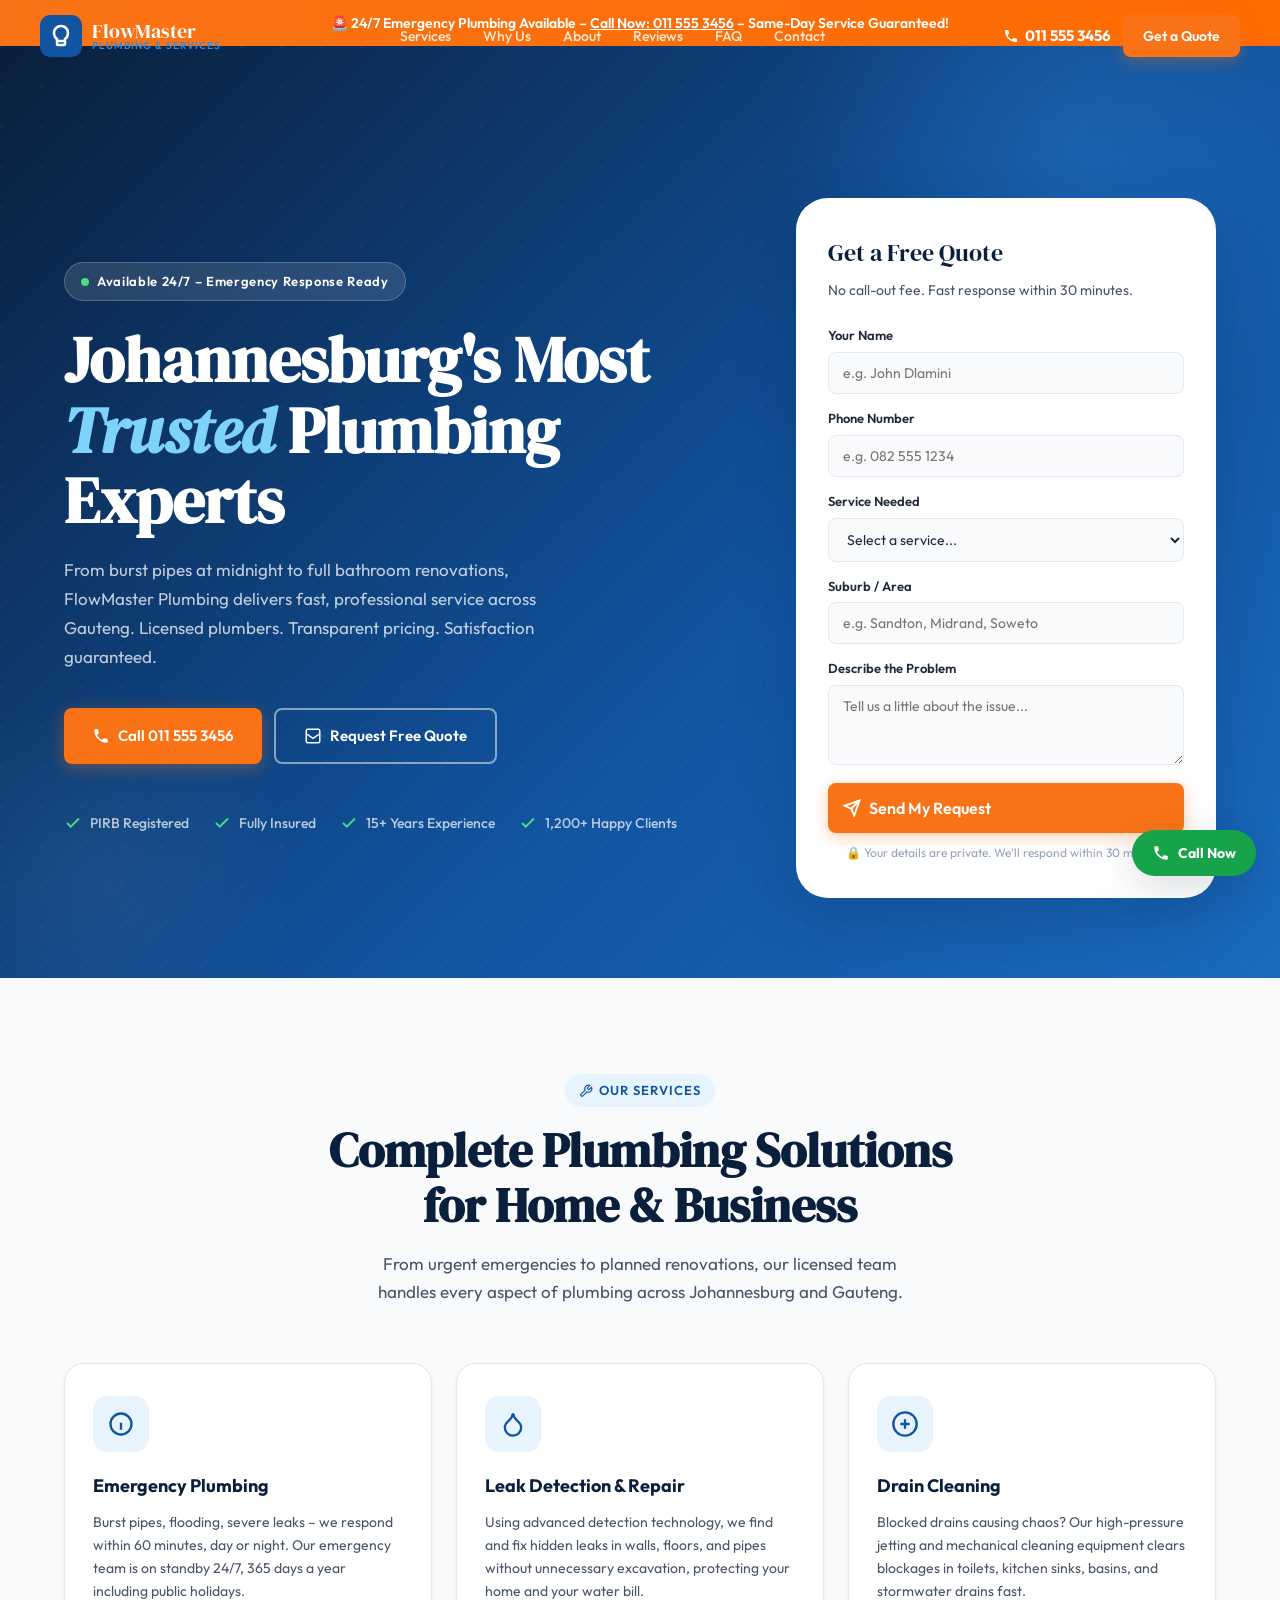
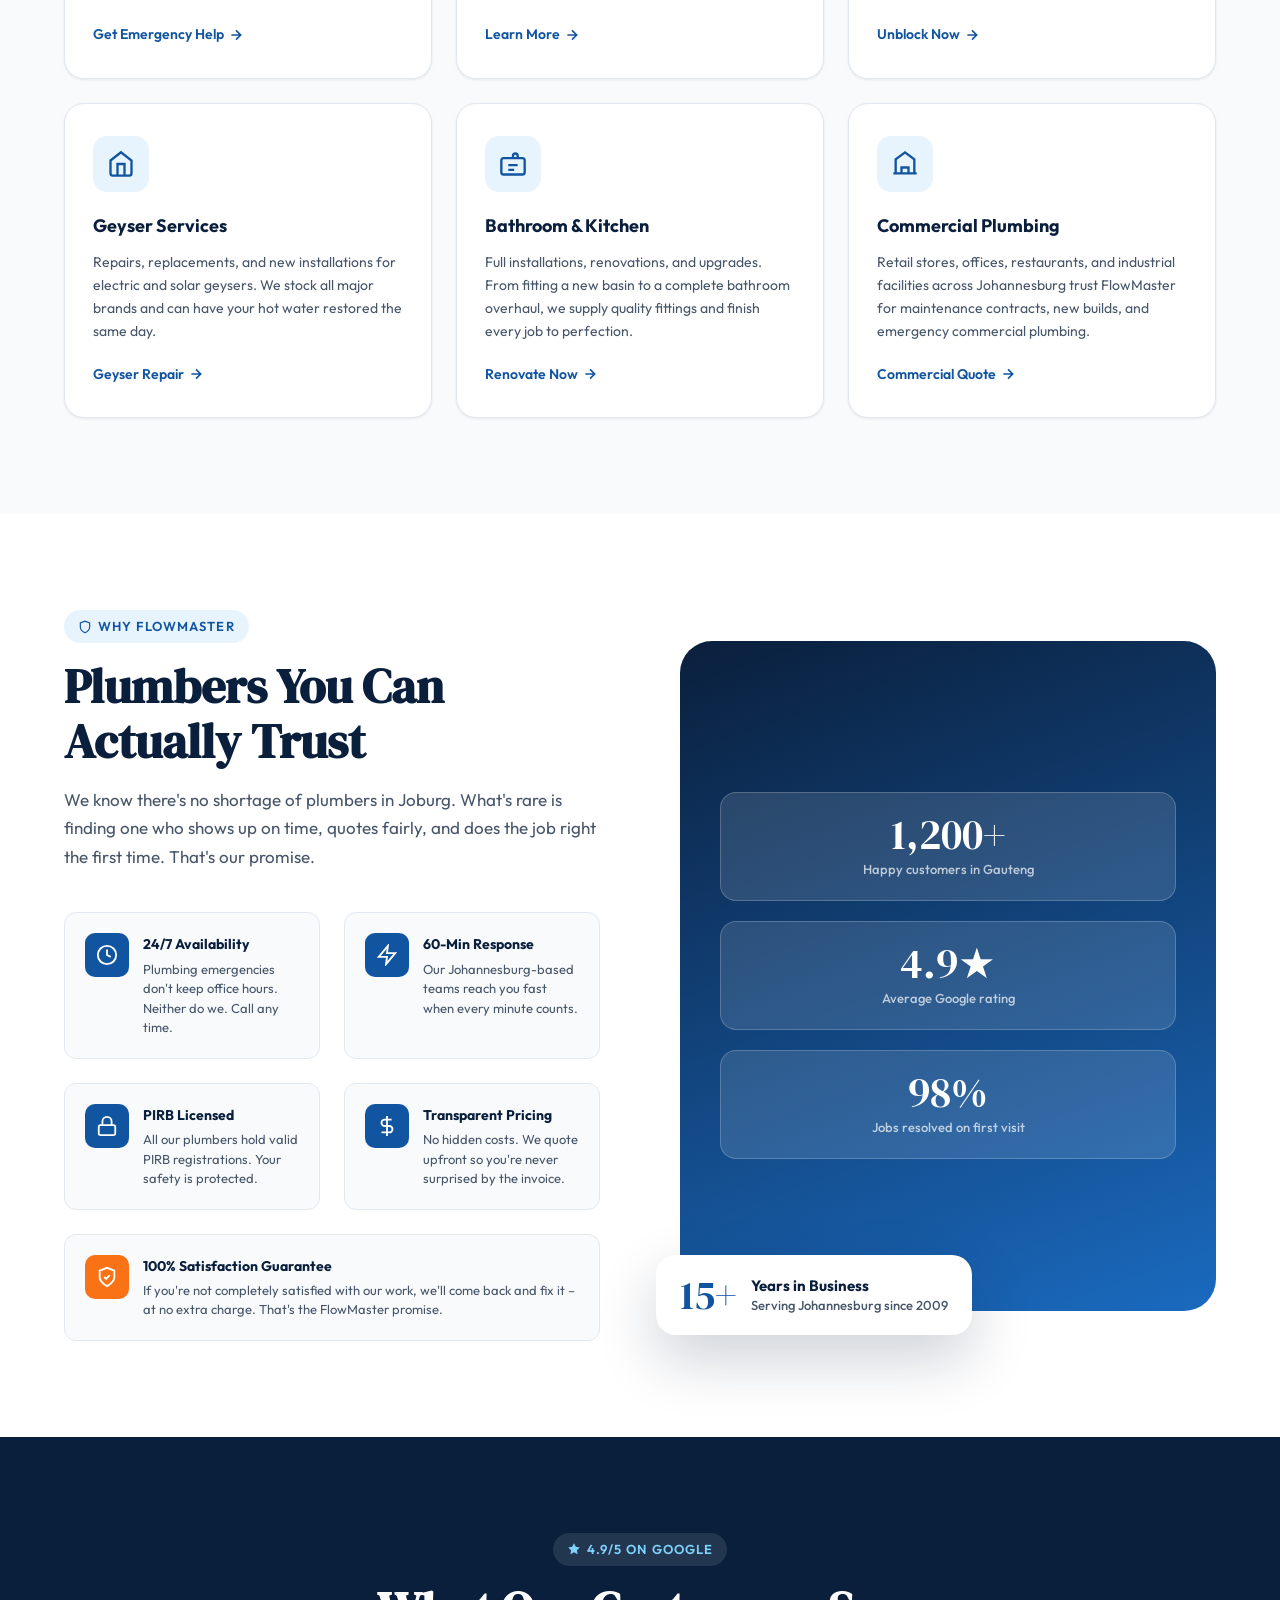
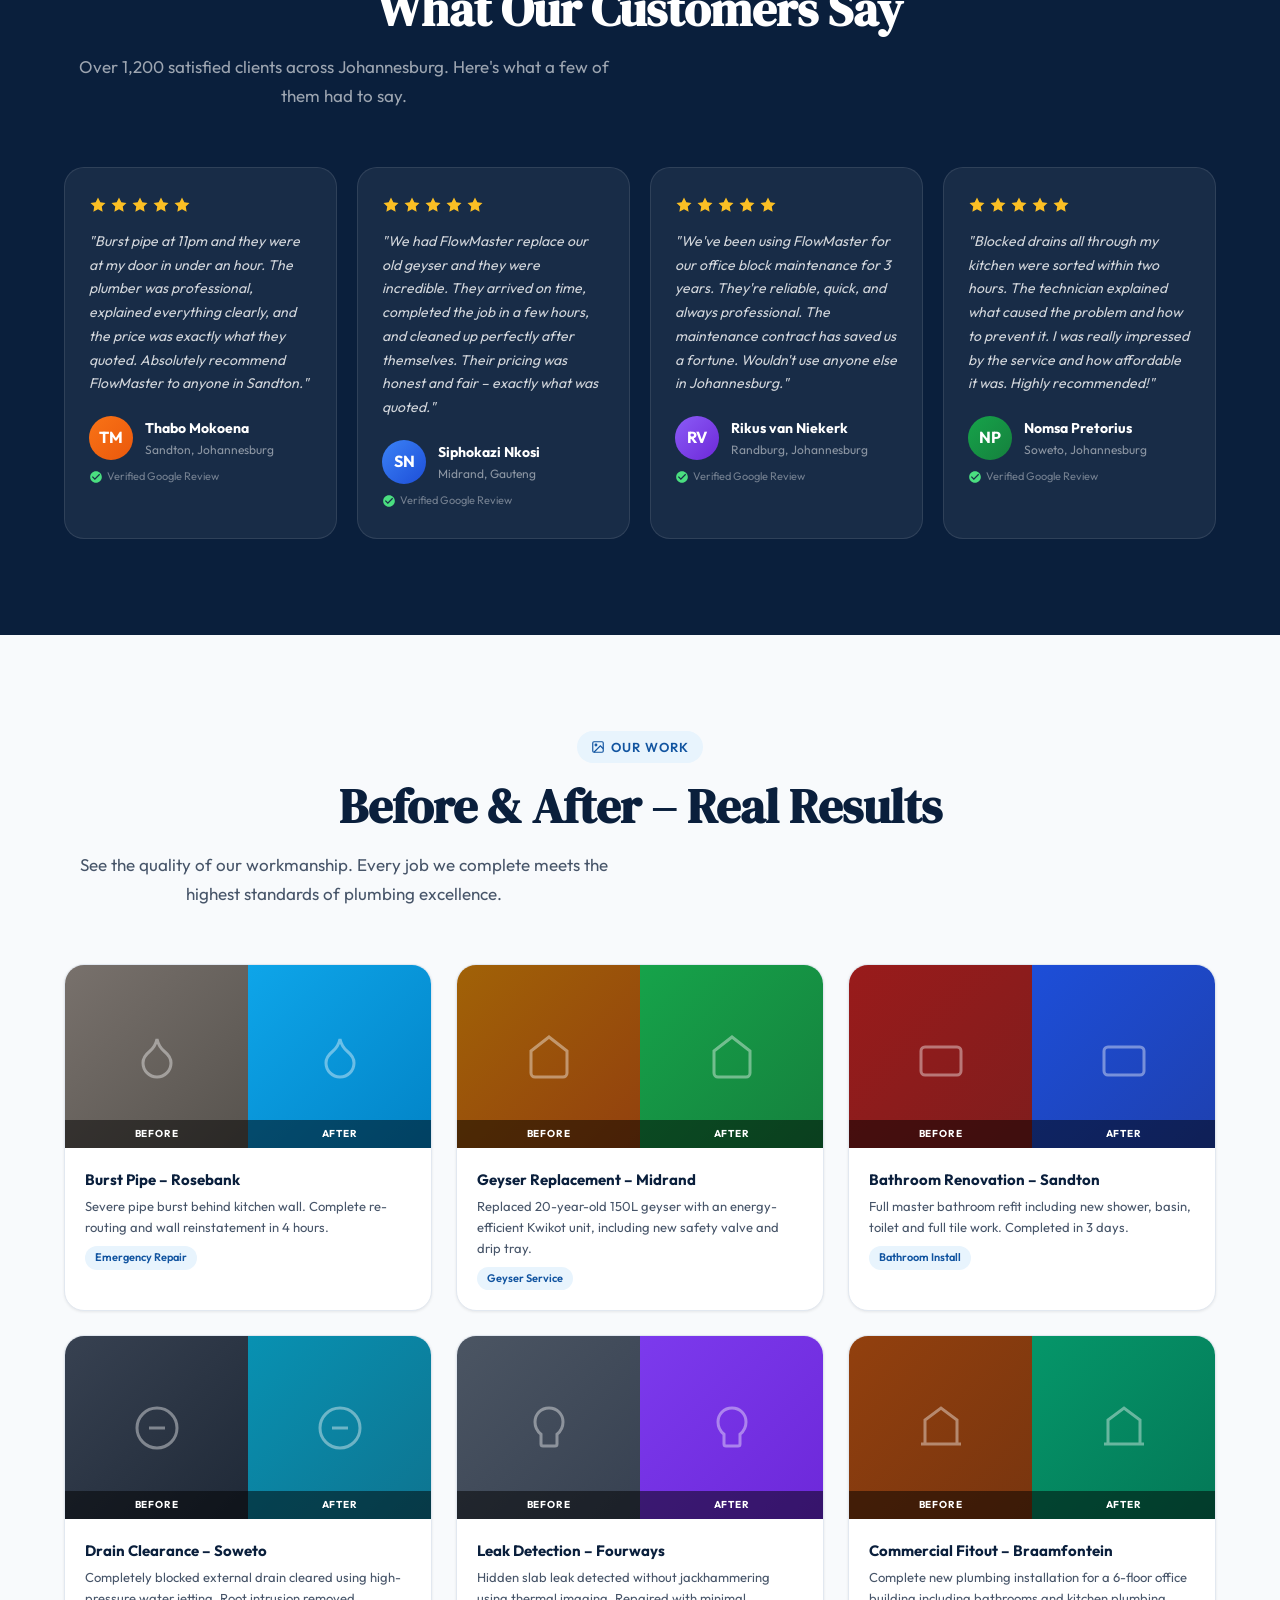
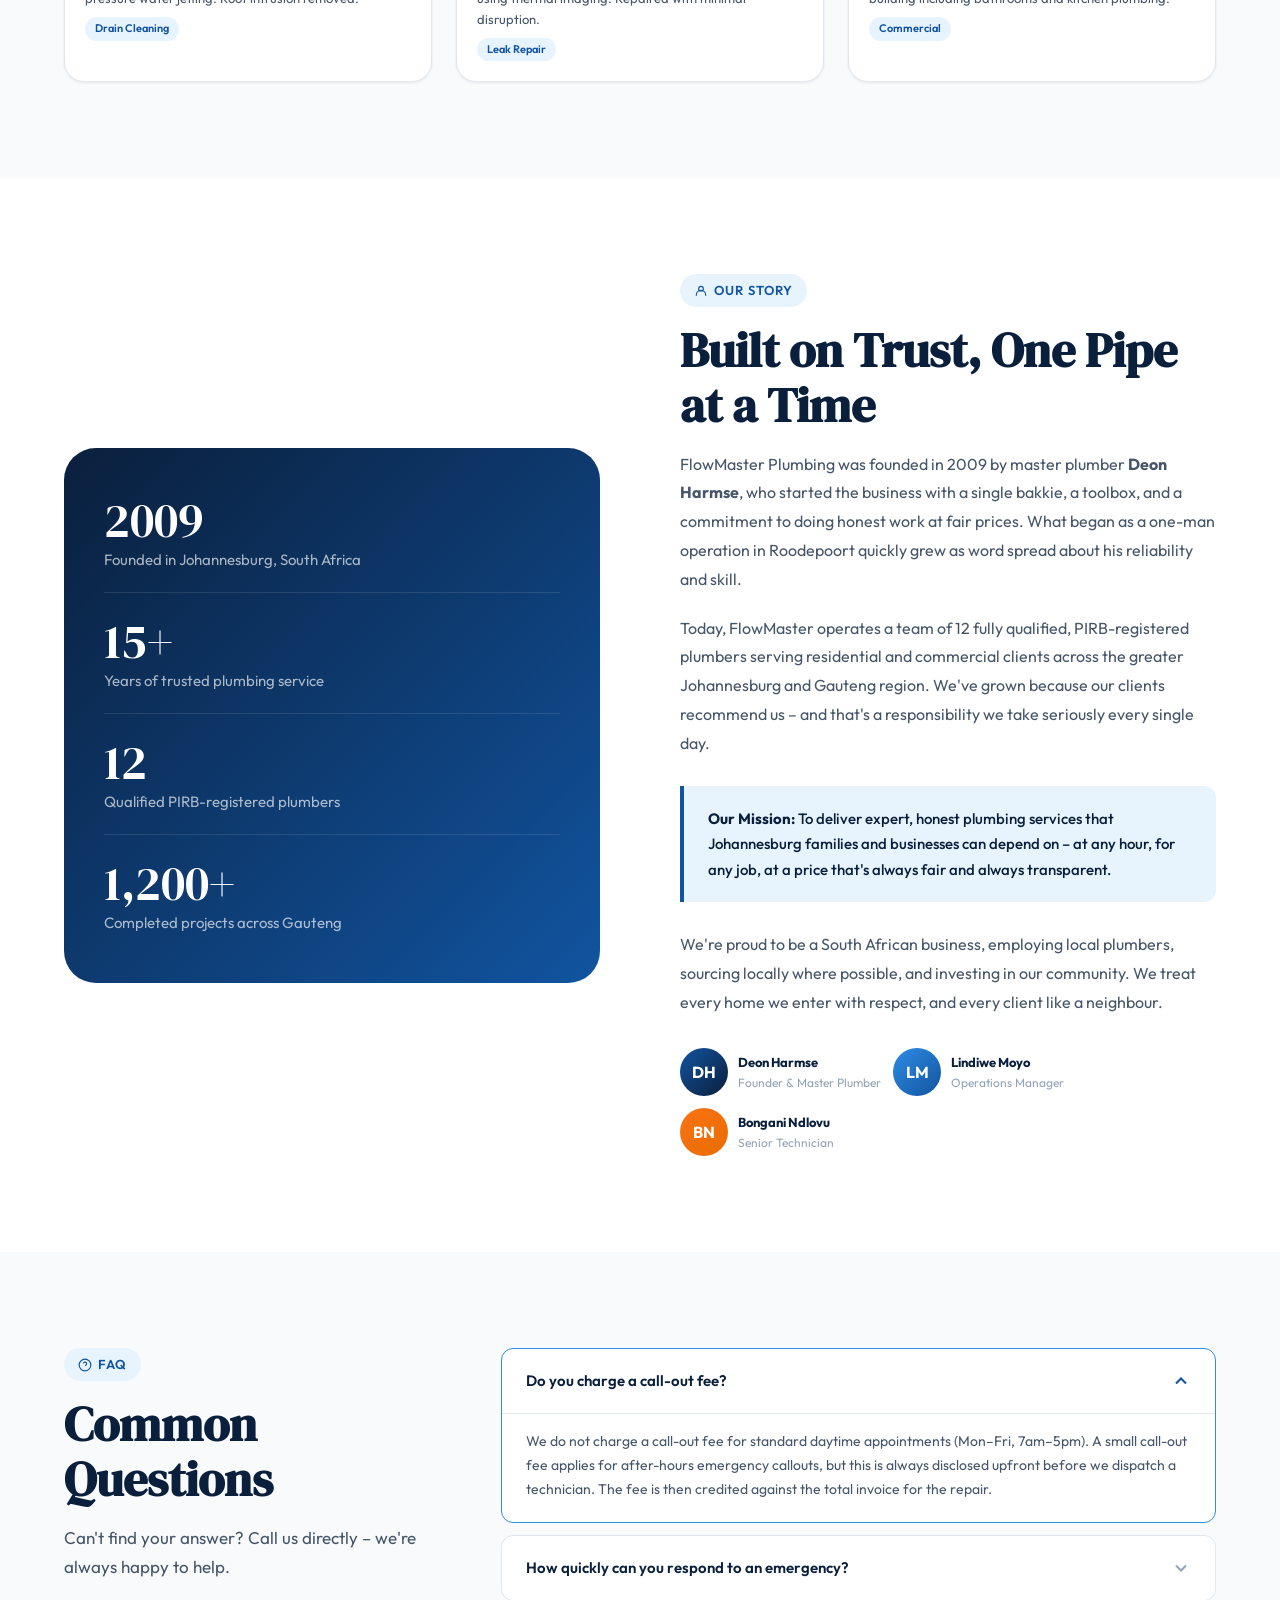
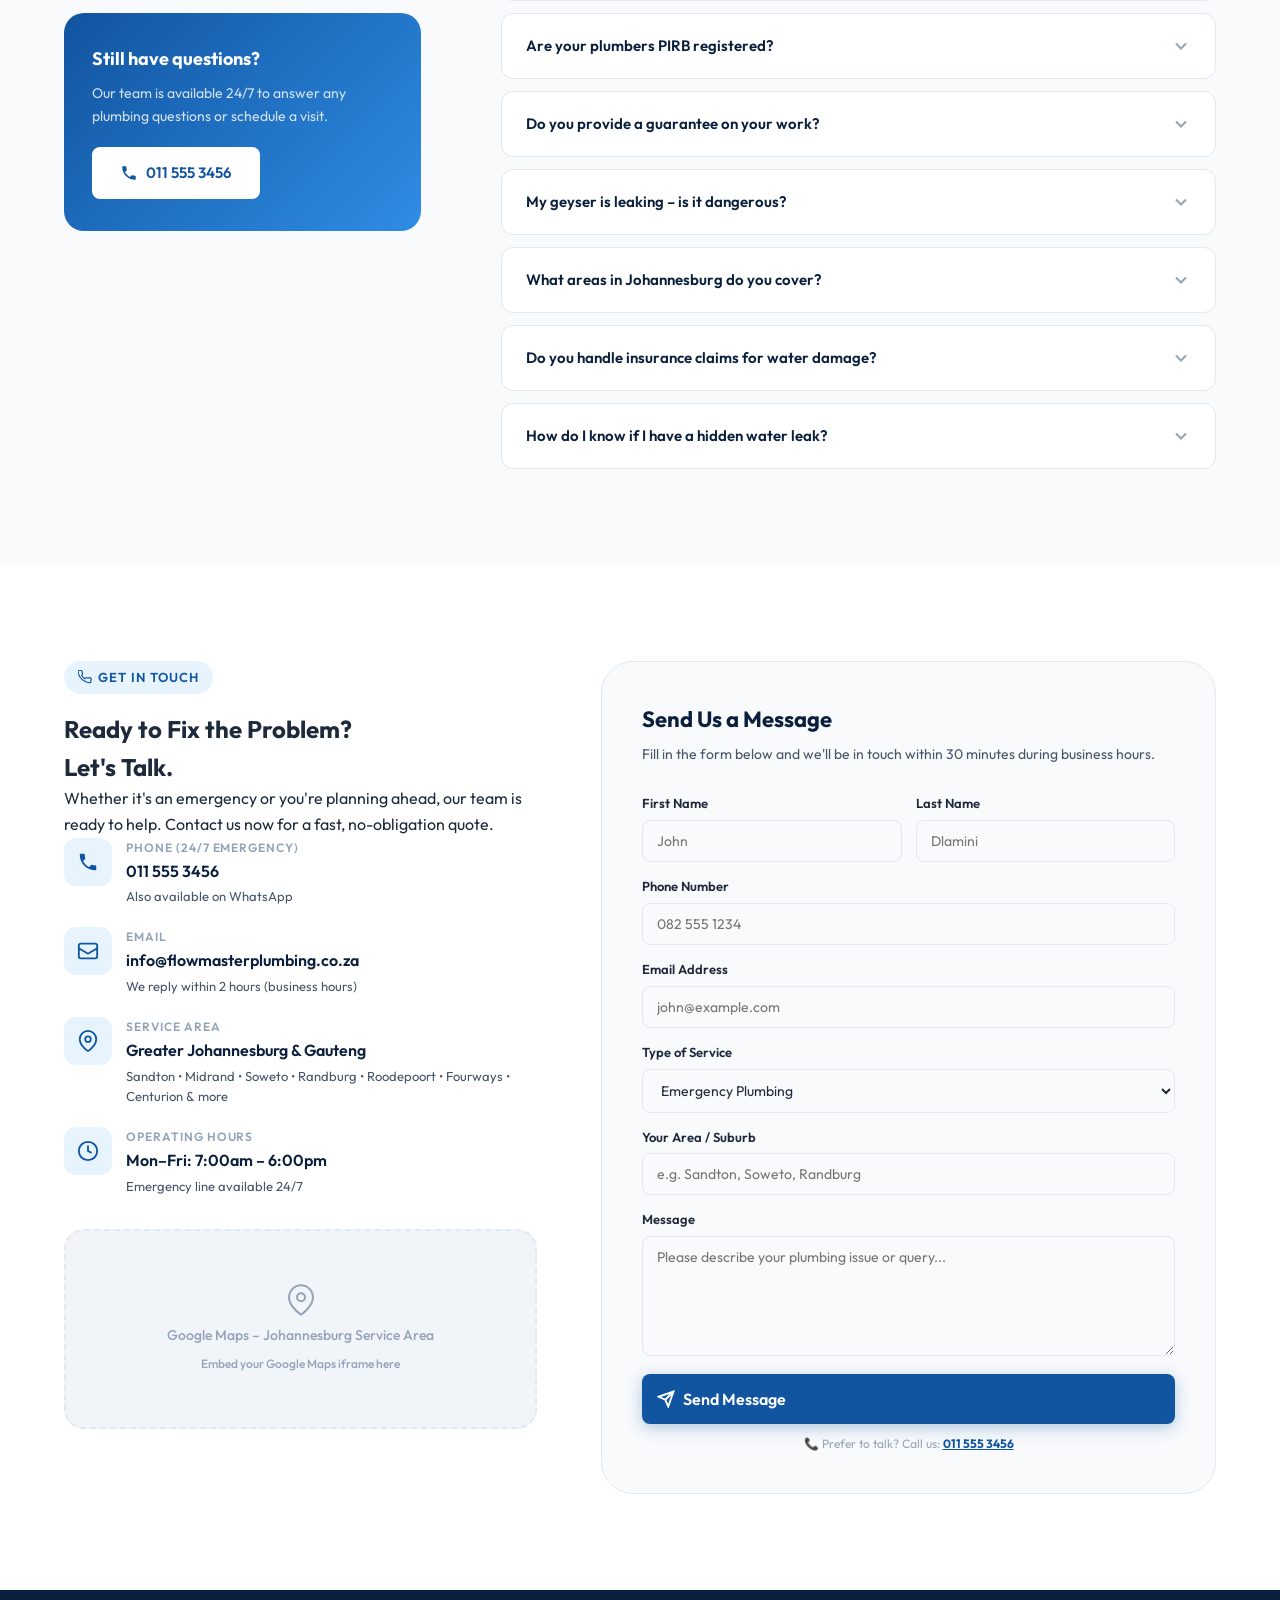
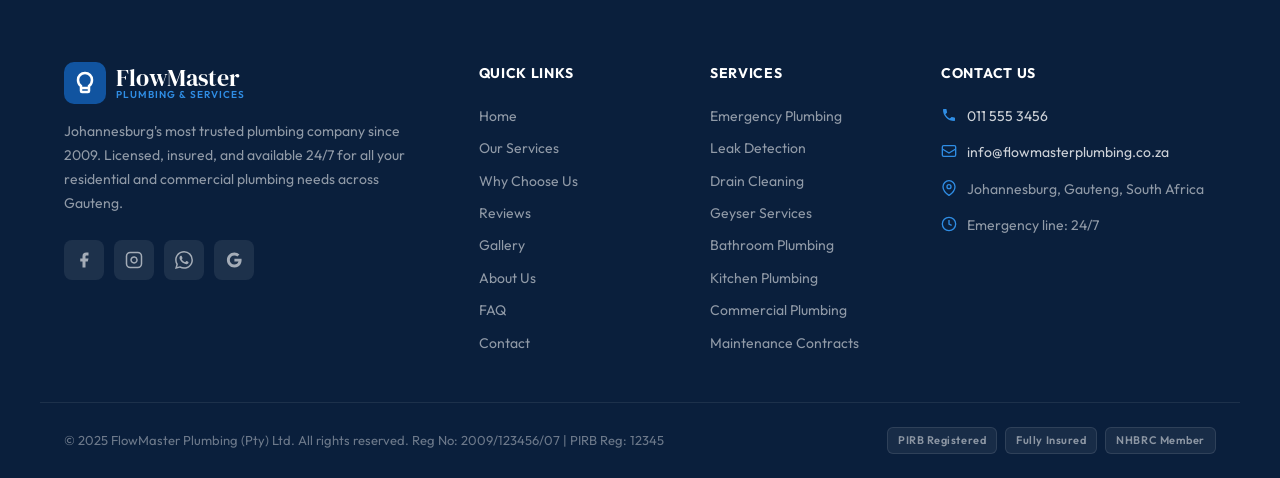
<file: portfolio-plumbing/index.html>
<!DOCTYPE html>
<html lang="en">
<head>
<meta charset="UTF-8">
<meta name="viewport" content="width=device-width, initial-scale=1.0">
<meta name="description" content="FlowMaster Plumbing – Johannesburg's trusted plumbing experts. 24/7 emergency plumbing, leak repairs, drain cleaning, geyser services & more. Licensed professionals, transparent pricing.">
<meta name="keywords" content="plumber Johannesburg, emergency plumbing Johannesburg, leak repair, drain cleaning, geyser repair, plumbing services Gauteng">
<title>FlowMaster Plumbing – Johannesburg's Most Trusted Plumbers</title>
<link rel="preconnect" href="https://fonts.googleapis.com">
<link href="https://fonts.googleapis.com/css2?family=Outfit:wght@300;400;500;600;700;800;900&family=DM+Serif+Display:ital@0;1&display=swap" rel="stylesheet">
<style>
  :root {
    --navy: #0a1f3c;
    --blue: #1154a0;
    --blue-mid: #1a6abf;
    --sky: #2f8de4;
    --ice: #e8f4fd;
    --white: #ffffff;
    --gray-50: #f8fafc;
    --gray-100: #f1f5f9;
    --gray-200: #e2e8f0;
    --gray-400: #94a3b8;
    --gray-600: #475569;
    --gray-800: #1e293b;
    --orange: #f97316;
    --orange-dark: #ea6c00;
    --green: #16a34a;
    --shadow-sm: 0 1px 3px rgba(0,0,0,0.08);
    --shadow: 0 4px 16px rgba(10,31,60,0.10);
    --shadow-lg: 0 12px 40px rgba(10,31,60,0.15);
    --shadow-xl: 0 24px 60px rgba(10,31,60,0.20);
    --radius: 12px;
    --radius-lg: 20px;
    --radius-xl: 32px;
    --transition: 0.3s cubic-bezier(0.4,0,0.2,1);
  }
 
  *, *::before, *::after { box-sizing: border-box; margin: 0; padding: 0; }
 
  html { scroll-behavior: smooth; }
 
  body {
    font-family: 'Outfit', sans-serif;
    color: var(--gray-800);
    background: var(--white);
    overflow-x: hidden;
    line-height: 1.6;
  }
 
  /* ─── UTILITY ─────────────────────────────────── */
  .container { max-width: 1200px; margin: 0 auto; padding: 0 24px; }
  .section { padding: 96px 0; }
  .section-sm { padding: 64px 0; }
  .tag {
    display: inline-flex; align-items: center; gap: 6px;
    background: var(--ice); color: var(--blue);
    font-size: 13px; font-weight: 600; letter-spacing: 0.08em; text-transform: uppercase;
    padding: 6px 14px; border-radius: 100px; margin-bottom: 16px;
  }
  .tag svg { width: 14px; height: 14px; }
  .section-title {
    font-family: 'DM Serif Display', serif;
    font-size: clamp(32px, 4vw, 48px);
    color: var(--navy);
    line-height: 1.15;
    margin-bottom: 16px;
  }
  .section-subtitle {
    font-size: 17px; color: var(--gray-600); max-width: 560px; line-height: 1.7;
  }
  .btn {
    display: inline-flex; align-items: center; gap: 8px;
    padding: 14px 28px; border-radius: 8px;
    font-family: 'Outfit', sans-serif; font-weight: 600; font-size: 15px;
    cursor: pointer; border: none; text-decoration: none;
    transition: var(--transition); white-space: nowrap;
  }
  .btn-primary {
    background: var(--orange); color: var(--white);
    box-shadow: 0 4px 16px rgba(249,115,22,0.35);
  }
  .btn-primary:hover { background: var(--orange-dark); transform: translateY(-2px); box-shadow: 0 8px 24px rgba(249,115,22,0.4); }
  .btn-blue { background: var(--blue); color: var(--white); box-shadow: 0 4px 16px rgba(17,84,160,0.3); }
  .btn-blue:hover { background: var(--navy); transform: translateY(-2px); }
  .btn-outline { background: transparent; color: var(--white); border: 2px solid rgba(255,255,255,0.5); }
  .btn-outline:hover { background: rgba(255,255,255,0.1); border-color: var(--white); }
  .btn-white { background: var(--white); color: var(--blue); }
  .btn-white:hover { background: var(--ice); }
  .btn svg { width: 18px; height: 18px; flex-shrink: 0; }
 
  /* ─── FLOATING CTA ─────────────────────────────── */
  .floating-cta {
    position: fixed; bottom: 24px; right: 24px; z-index: 999;
    display: flex; flex-direction: column; gap: 10px; align-items: flex-end;
  }
  .floating-cta a {
    display: flex; align-items: center; gap: 8px;
    padding: 12px 20px; border-radius: 100px; font-weight: 700; font-size: 14px;
    text-decoration: none; box-shadow: var(--shadow-lg); transition: var(--transition);
  }
  .floating-cta .fcta-call { background: var(--green); color: white; }
  .floating-cta .fcta-call:hover { transform: scale(1.05); }
  .floating-cta svg { width: 18px; height: 18px; }
 
  /* ─── NAVBAR ───────────────────────────────────── */
  .navbar {
    position: fixed; top: 0; left: 0; right: 0; z-index: 100;
    padding: 0 24px;
    transition: background var(--transition), box-shadow var(--transition);
  }
  .navbar.scrolled { background: var(--white); box-shadow: var(--shadow); }
  .navbar-inner {
    max-width: 1200px; margin: 0 auto;
    display: flex; align-items: center; justify-content: space-between;
    height: 72px;
  }
  .logo { display: flex; align-items: center; gap: 10px; text-decoration: none; }
  .logo-icon {
    width: 42px; height: 42px; background: var(--blue);
    border-radius: 10px; display: flex; align-items: center; justify-content: center;
  }
  .logo-icon svg { width: 24px; height: 24px; color: white; }
  .logo-text { display: flex; flex-direction: column; line-height: 1; }
  .logo-name {
    font-family: 'DM Serif Display', serif; font-size: 20px;
    color: var(--navy); transition: color var(--transition);
  }
  .navbar.scrolled .logo-name { color: var(--navy); }
  .logo-name-white { color: var(--white); }
  .navbar.scrolled .logo-name-white { color: var(--navy); }
  .logo-tagline { font-size: 10px; font-weight: 600; letter-spacing: 0.1em; text-transform: uppercase; color: var(--sky); }
 
  .nav-links { display: flex; align-items: center; gap: 32px; }
  .nav-links a {
    text-decoration: none; font-weight: 500; font-size: 14px;
    color: rgba(255,255,255,0.85); transition: color var(--transition);
  }
  .navbar.scrolled .nav-links a { color: var(--gray-600); }
  .nav-links a:hover { color: var(--white); }
  .navbar.scrolled .nav-links a:hover { color: var(--blue); }
  .nav-cta { display: flex; align-items: center; gap: 12px; }
  .nav-phone {
    display: flex; align-items: center; gap: 6px;
    font-weight: 700; font-size: 15px; color: var(--white);
    text-decoration: none; transition: color var(--transition);
  }
  .navbar.scrolled .nav-phone { color: var(--navy); }
  .nav-phone svg { width: 16px; height: 16px; }
  .hamburger { display: none; flex-direction: column; gap: 5px; cursor: pointer; padding: 4px; background: none; border: none; }
  .hamburger span { display: block; width: 24px; height: 2px; background: white; border-radius: 2px; transition: var(--transition); }
  .navbar.scrolled .hamburger span { background: var(--navy); }
 
  /* ─── MOBILE MENU ──────────────────────────────── */
  .mobile-menu {
    display: none; position: fixed; inset: 0; z-index: 99;
    background: var(--navy); flex-direction: column; padding: 100px 32px 32px;
    gap: 0;
  }
  .mobile-menu.open { display: flex; }
  .mobile-menu a {
    padding: 18px 0; border-bottom: 1px solid rgba(255,255,255,0.1);
    color: white; text-decoration: none; font-size: 20px; font-weight: 600;
  }
  .mobile-menu .mob-cta { margin-top: 32px; }
 
  /* ─── HERO ─────────────────────────────────────── */
  .hero {
    min-height: 100vh;
    background: linear-gradient(135deg, var(--navy) 0%, var(--blue) 60%, var(--blue-mid) 100%);
    position: relative; overflow: hidden;
    display: flex; align-items: center;
    padding-top: 72px;
  }
  .hero-bg-pattern {
    position: absolute; inset: 0; opacity: 0.04;
    background-image: radial-gradient(circle at 1px 1px, white 1px, transparent 0);
    background-size: 40px 40px;
  }
  .hero-circle1 {
    position: absolute; width: 600px; height: 600px;
    border-radius: 50%; background: radial-gradient(circle, rgba(47,141,228,0.3) 0%, transparent 70%);
    top: -200px; right: -100px; pointer-events: none;
  }
  .hero-circle2 {
    position: absolute; width: 400px; height: 400px;
    border-radius: 50%; background: radial-gradient(circle, rgba(255,255,255,0.05) 0%, transparent 70%);
    bottom: -100px; left: -100px; pointer-events: none;
  }
  .hero-inner {
    max-width: 1200px; margin: 0 auto; padding: 80px 24px;
    display: grid; grid-template-columns: 1fr 420px; gap: 64px; align-items: center;
    position: relative; z-index: 1;
  }
  .hero-badge {
    display: inline-flex; align-items: center; gap: 8px;
    background: rgba(255,255,255,0.12); backdrop-filter: blur(10px);
    border: 1px solid rgba(255,255,255,0.2);
    color: white; padding: 8px 16px; border-radius: 100px;
    font-size: 13px; font-weight: 600; letter-spacing: 0.05em;
    margin-bottom: 24px;
  }
  .hero-badge-dot { width: 8px; height: 8px; background: #4ade80; border-radius: 50%; animation: pulse 2s infinite; }
  @keyframes pulse { 0%,100%{opacity:1;transform:scale(1)} 50%{opacity:0.6;transform:scale(1.3)} }
  .hero h1 {
    font-family: 'DM Serif Display', serif;
    font-size: clamp(38px, 5.5vw, 64px);
    color: white; line-height: 1.1; margin-bottom: 20px;
  }
  .hero h1 em { font-style: italic; color: #7dd3fc; }
  .hero-sub { font-size: 17px; color: rgba(255,255,255,0.75); line-height: 1.7; margin-bottom: 36px; max-width: 520px; }
  .hero-actions { display: flex; flex-wrap: wrap; gap: 12px; margin-bottom: 48px; }
  .hero-trust { display: flex; flex-wrap: wrap; gap: 24px; }
  .trust-item { display: flex; align-items: center; gap: 8px; color: rgba(255,255,255,0.7); font-size: 14px; font-weight: 500; }
  .trust-item svg { width: 18px; height: 18px; color: #4ade80; }
 
  /* Hero Form */
  .hero-form-card {
    background: white; border-radius: var(--radius-xl);
    padding: 36px 32px; box-shadow: var(--shadow-xl);
    animation: slideUp 0.6s 0.2s both;
  }
  @keyframes slideUp { from{opacity:0;transform:translateY(30px)} to{opacity:1;transform:translateY(0)} }
  .form-title {
    font-family: 'DM Serif Display', serif; font-size: 24px; color: var(--navy);
    margin-bottom: 6px;
  }
  .form-sub { font-size: 14px; color: var(--gray-600); margin-bottom: 24px; }
  .form-row { display: flex; flex-direction: column; gap: 14px; }
  .form-group { display: flex; flex-direction: column; gap: 6px; }
  .form-group label { font-size: 13px; font-weight: 600; color: var(--gray-800); }
  .form-group input, .form-group select, .form-group textarea {
    width: 100%; padding: 11px 14px;
    border: 1.5px solid var(--gray-200); border-radius: 8px;
    font-family: 'Outfit', sans-serif; font-size: 14px; color: var(--gray-800);
    background: var(--gray-50); transition: border-color var(--transition);
    outline: none;
  }
  .form-group input:focus, .form-group select:focus, .form-group textarea:focus { border-color: var(--sky); background: white; }
  .form-group textarea { resize: vertical; min-height: 80px; }
  .form-submit { width: 100%; padding: 15px; font-size: 16px; margin-top: 4px; border-radius: 8px; }
  .form-note { text-align: center; font-size: 12px; color: var(--gray-400); margin-top: 10px; }
 
  /* ─── TOP BAR ──────────────────────────────────── */
  .topbar {
    background: var(--navy); padding: 10px 24px;
    display: flex; justify-content: center; align-items: center; gap: 32px;
    flex-wrap: wrap;
  }
  .topbar-item { display: flex; align-items: center; gap: 6px; color: rgba(255,255,255,0.8); font-size: 13px; }
  .topbar-item svg { width: 15px; height: 15px; color: var(--sky); }
  .topbar-item a { color: white; text-decoration: none; font-weight: 600; }
 
  /* ─── SERVICES ─────────────────────────────────── */
  .services { background: var(--gray-50); }
  .services-header { text-align: center; margin-bottom: 56px; }
  .services-header .section-subtitle { margin: 0 auto; }
  .services-grid {
    display: grid; grid-template-columns: repeat(3, 1fr); gap: 24px;
  }
  .service-card {
    background: white; border-radius: var(--radius-lg); padding: 32px 28px;
    box-shadow: var(--shadow-sm); border: 1.5px solid var(--gray-200);
    transition: var(--transition); cursor: pointer; position: relative; overflow: hidden;
  }
  .service-card::before {
    content: ''; position: absolute; inset: 0;
    background: linear-gradient(135deg, var(--blue) 0%, var(--sky) 100%);
    opacity: 0; transition: opacity var(--transition);
  }
  .service-card:hover { transform: translateY(-6px); box-shadow: var(--shadow-xl); border-color: transparent; }
  .service-card:hover::before { opacity: 1; }
  .service-card:hover .service-icon { background: rgba(255,255,255,0.2); color: white; }
  .service-card:hover h3, .service-card:hover p, .service-card:hover .service-link { color: white; }
  .service-card > * { position: relative; z-index: 1; }
  .service-icon {
    width: 56px; height: 56px; background: var(--ice); border-radius: 14px;
    display: flex; align-items: center; justify-content: center;
    color: var(--blue); margin-bottom: 20px; transition: var(--transition);
  }
  .service-icon svg { width: 28px; height: 28px; }
  .service-card h3 { font-size: 18px; font-weight: 700; color: var(--navy); margin-bottom: 10px; transition: color var(--transition); }
  .service-card p { font-size: 14px; color: var(--gray-600); line-height: 1.65; margin-bottom: 20px; transition: color var(--transition); }
  .service-link { font-size: 14px; font-weight: 600; color: var(--blue); display: flex; align-items: center; gap: 4px; transition: color var(--transition); }
  .service-link svg { width: 16px; height: 16px; }
 
  /* ─── WHY CHOOSE US ─────────────────────────────── */
  .why { background: white; }
  .why-inner { display: grid; grid-template-columns: 1fr 1fr; gap: 80px; align-items: center; }
  .why-image-stack { position: relative; }
  .why-img-main {
    width: 100%; border-radius: var(--radius-xl);
    overflow: hidden; aspect-ratio: 4/5;
    background: linear-gradient(160deg, var(--navy) 0%, var(--blue-mid) 100%);
    display: flex; align-items: center; justify-content: center;
  }
  .why-img-badge {
    position: absolute; bottom: -24px; left: -24px;
    background: white; border-radius: var(--radius-lg); padding: 20px 24px;
    box-shadow: var(--shadow-xl); display: flex; align-items: center; gap: 14px;
  }
  .why-img-badge-num { font-family: 'DM Serif Display', serif; font-size: 40px; color: var(--blue); line-height: 1; }
  .why-img-badge-text { font-size: 13px; color: var(--gray-600); font-weight: 500; line-height: 1.4; }
  .why-img-badge-text strong { color: var(--navy); display: block; font-size: 15px; }
  .why-features { display: grid; grid-template-columns: 1fr 1fr; gap: 24px; margin-top: 40px; }
  .why-feature {
    display: flex; align-items: flex-start; gap: 14px;
    padding: 20px; background: var(--gray-50); border-radius: var(--radius);
    border: 1.5px solid var(--gray-200); transition: var(--transition);
  }
  .why-feature:hover { border-color: var(--sky); background: var(--ice); }
  .why-feature-icon {
    width: 44px; height: 44px; border-radius: 10px; flex-shrink: 0;
    background: var(--blue); display: flex; align-items: center; justify-content: center;
  }
  .why-feature-icon svg { width: 22px; height: 22px; color: white; }
  .why-feature h4 { font-size: 14px; font-weight: 700; color: var(--navy); margin-bottom: 4px; }
  .why-feature p { font-size: 13px; color: var(--gray-600); line-height: 1.5; }
 
  /* Why Visual */
  .why-visual {
    width: 100%; height: 100%; min-height: 420px;
    display: flex; flex-direction: column; align-items: center; justify-content: center;
    padding: 40px; gap: 20px;
  }
  .wv-stat {
    background: rgba(255,255,255,0.12); border: 1px solid rgba(255,255,255,0.2);
    border-radius: 16px; padding: 20px 28px; text-align: center; width: 100%;
  }
  .wv-stat-num { font-family: 'DM Serif Display', serif; font-size: 42px; color: white; line-height: 1; }
  .wv-stat-label { font-size: 13px; color: rgba(255,255,255,0.7); font-weight: 500; margin-top: 4px; }
 
  /* ─── REVIEWS ──────────────────────────────────── */
  .reviews { background: var(--navy); }
  .reviews .section-title { color: white; }
  .reviews .section-subtitle { color: rgba(255,255,255,0.6); }
  .reviews-header { text-align: center; margin-bottom: 56px; }
  .reviews-grid { display: grid; grid-template-columns: repeat(4, 1fr); gap: 20px; }
  .review-card {
    background: rgba(255,255,255,0.06); border: 1px solid rgba(255,255,255,0.1);
    border-radius: var(--radius-lg); padding: 28px 24px;
    transition: var(--transition);
  }
  .review-card:hover { background: rgba(255,255,255,0.1); transform: translateY(-4px); }
  .review-stars { display: flex; gap: 3px; margin-bottom: 16px; }
  .review-stars svg { width: 18px; height: 18px; color: #fbbf24; }
  .review-text { font-size: 14px; color: rgba(255,255,255,0.8); line-height: 1.7; margin-bottom: 20px; font-style: italic; }
  .review-author { display: flex; align-items: center; gap: 12px; }
  .review-avatar {
    width: 44px; height: 44px; border-radius: 50%;
    display: flex; align-items: center; justify-content: center;
    font-weight: 700; font-size: 16px; color: white; flex-shrink: 0;
  }
  .review-name { font-size: 14px; font-weight: 700; color: white; }
  .review-location { font-size: 12px; color: rgba(255,255,255,0.5); margin-top: 1px; }
  .review-platform { display: flex; align-items: center; gap: 4px; margin-top: 8px; font-size: 11px; color: rgba(255,255,255,0.4); }
  .review-platform svg { width: 14px; height: 14px; }
 
  /* ─── GALLERY ──────────────────────────────────── */
  .gallery { background: var(--gray-50); }
  .gallery-header { text-align: center; margin-bottom: 56px; }
  .gallery-grid { display: grid; grid-template-columns: repeat(3, 1fr); gap: 24px; }
  .gallery-card {
    background: white; border-radius: var(--radius-lg); overflow: hidden;
    box-shadow: var(--shadow-sm); border: 1.5px solid var(--gray-200);
    transition: var(--transition);
  }
  .gallery-card:hover { transform: translateY(-6px); box-shadow: var(--shadow-xl); }
  .gallery-images { display: grid; grid-template-columns: 1fr 1fr; }
  .gallery-img {
    aspect-ratio: 1; position: relative; overflow: hidden;
    display: flex; align-items: center; justify-content: center; font-size: 40px;
  }
  .gallery-img-label {
    position: absolute; bottom: 0; left: 0; right: 0;
    background: rgba(0,0,0,0.5); color: white;
    font-size: 10px; font-weight: 700; text-transform: uppercase; letter-spacing: 0.08em;
    text-align: center; padding: 6px;
  }
  .gallery-info { padding: 20px; }
  .gallery-info h4 { font-size: 15px; font-weight: 700; color: var(--navy); margin-bottom: 4px; }
  .gallery-info p { font-size: 13px; color: var(--gray-600); }
  .gallery-tag {
    display: inline-block; margin-top: 8px;
    background: var(--ice); color: var(--blue);
    font-size: 11px; font-weight: 600; padding: 3px 10px; border-radius: 100px;
  }
 
  /* Gallery colors */
  .gi-before { background: linear-gradient(135deg, #94a3b8, #64748b); }
  .gi-after { background: linear-gradient(135deg, var(--sky), var(--blue)); }
  .gi-1-b { background: linear-gradient(135deg, #78716c, #57534e); }
  .gi-1-a { background: linear-gradient(135deg, #0ea5e9, #0284c7); }
  .gi-2-b { background: linear-gradient(135deg, #a16207, #92400e); }
  .gi-2-a { background: linear-gradient(135deg, #16a34a, #15803d); }
  .gi-3-b { background: linear-gradient(135deg, #991b1b, #7f1d1d); }
  .gi-3-a { background: linear-gradient(135deg, #1d4ed8, #1e40af); }
  .gi-4-b { background: linear-gradient(135deg, #374151, #1f2937); }
  .gi-4-a { background: linear-gradient(135deg, #0891b2, #0e7490); }
  .gi-5-b { background: linear-gradient(135deg, #4b5563, #374151); }
  .gi-5-a { background: linear-gradient(135deg, #7c3aed, #6d28d9); }
  .gi-6-b { background: linear-gradient(135deg, #92400e, #78350f); }
  .gi-6-a { background: linear-gradient(135deg, #059669, #047857); }
 
  /* Gallery icons */
  .gallery-img svg { width: 48px; height: 48px; opacity: 0.4; color: white; }
 
  /* ─── ABOUT ─────────────────────────────────────── */
  .about { background: white; }
  .about-inner { display: grid; grid-template-columns: 1fr 1fr; gap: 80px; align-items: center; }
  .about-visual {
    background: linear-gradient(135deg, var(--navy) 0%, var(--blue) 100%);
    border-radius: var(--radius-xl); padding: 48px 40px;
    display: flex; flex-direction: column; gap: 24px;
  }
  .about-stat { border-bottom: 1px solid rgba(255,255,255,0.1); padding-bottom: 20px; }
  .about-stat:last-child { border-bottom: none; padding-bottom: 0; }
  .about-stat-num { font-family: 'DM Serif Display', serif; font-size: 48px; color: white; line-height: 1; }
  .about-stat-label { font-size: 15px; color: rgba(255,255,255,0.65); margin-top: 4px; }
  .about-content p { font-size: 16px; color: var(--gray-600); line-height: 1.8; margin-bottom: 20px; }
  .about-mission {
    background: var(--ice); border-left: 4px solid var(--blue);
    border-radius: 0 var(--radius) var(--radius) 0; padding: 20px 24px; margin: 28px 0;
  }
  .about-mission p { font-size: 15px; color: var(--navy); font-weight: 500; line-height: 1.7; margin: 0; }
  .about-team { display: flex; gap: 12px; margin-top: 32px; flex-wrap: wrap; }
  .team-member { display: flex; align-items: center; gap: 10px; }
  .team-avatar {
    width: 48px; height: 48px; border-radius: 50%;
    display: flex; align-items: center; justify-content: center;
    font-weight: 700; color: white; font-size: 16px; flex-shrink: 0;
  }
  .team-name { font-size: 13px; font-weight: 700; color: var(--navy); }
  .team-role { font-size: 12px; color: var(--gray-400); }
 
  /* ─── FAQ ───────────────────────────────────────── */
  .faq { background: var(--gray-50); }
  .faq-inner { display: grid; grid-template-columns: 1fr 2fr; gap: 80px; align-items: start; }
  .faq-sidebar { position: sticky; top: 96px; }
  .faq-cta-box {
    background: linear-gradient(135deg, var(--blue), var(--sky));
    border-radius: var(--radius-lg); padding: 32px 28px; margin-top: 32px;
  }
  .faq-cta-box h4 { font-size: 18px; color: white; font-weight: 700; margin-bottom: 8px; }
  .faq-cta-box p { font-size: 14px; color: rgba(255,255,255,0.8); margin-bottom: 20px; }
  .faq-list { display: flex; flex-direction: column; gap: 12px; }
  .faq-item {
    background: white; border-radius: var(--radius); border: 1.5px solid var(--gray-200);
    overflow: hidden; transition: border-color var(--transition);
  }
  .faq-item.open { border-color: var(--sky); }
  .faq-question {
    padding: 20px 24px; display: flex; align-items: center; justify-content: space-between;
    cursor: pointer; font-weight: 600; font-size: 15px; color: var(--navy);
    gap: 12px; user-select: none;
  }
  .faq-question:hover { color: var(--blue); }
  .faq-chevron { width: 20px; height: 20px; color: var(--gray-400); flex-shrink: 0; transition: transform var(--transition); }
  .faq-item.open .faq-chevron { transform: rotate(180deg); color: var(--blue); }
  .faq-answer {
    max-height: 0; overflow: hidden; transition: max-height 0.4s ease;
  }
  .faq-item.open .faq-answer { max-height: 300px; }
  .faq-answer-inner {
    padding: 0 24px 20px; font-size: 14px; color: var(--gray-600); line-height: 1.7;
    border-top: 1px solid var(--gray-200);
    padding-top: 16px; margin-top: 0;
  }
 
  /* ─── CONTACT ──────────────────────────────────── */
  .contact { background: white; }
  .contact-inner { display: grid; grid-template-columns: 1fr 1.3fr; gap: 64px; }
  .contact-info h2 { font-family: 'DM Serif Display', serif; font-size: 36px; color: var(--navy); margin-bottom: 16px; }
  .contact-info p { font-size: 16px; color: var(--gray-600); margin-bottom: 36px; line-height: 1.7; }
  .contact-details { display: flex; flex-direction: column; gap: 20px; }
  .contact-detail { display: flex; align-items: flex-start; gap: 14px; }
  .contact-detail-icon {
    width: 48px; height: 48px; background: var(--ice); border-radius: 12px; flex-shrink: 0;
    display: flex; align-items: center; justify-content: center; color: var(--blue);
  }
  .contact-detail-icon svg { width: 22px; height: 22px; }
  .contact-detail-label { font-size: 12px; font-weight: 600; text-transform: uppercase; letter-spacing: 0.08em; color: var(--gray-400); margin-bottom: 2px; }
  .contact-detail-value { font-size: 16px; font-weight: 600; color: var(--navy); }
  .contact-detail-sub { font-size: 13px; color: var(--gray-600); margin-top: 2px; }
  .map-placeholder {
    margin-top: 32px; background: var(--gray-100); border-radius: var(--radius-lg);
    height: 200px; display: flex; align-items: center; justify-content: center;
    border: 2px dashed var(--gray-200); flex-direction: column; gap: 8px; color: var(--gray-400);
  }
  .map-placeholder svg { width: 32px; height: 32px; }
  .map-placeholder span { font-size: 14px; font-weight: 500; }
  .contact-form-card {
    background: var(--gray-50); border-radius: var(--radius-xl); padding: 40px;
    border: 1.5px solid var(--gray-200);
  }
  .contact-form-title { font-size: 22px; font-weight: 700; color: var(--navy); margin-bottom: 6px; }
  .contact-form-sub { font-size: 14px; color: var(--gray-600); margin-bottom: 28px; }
  .form-row-2 { display: grid; grid-template-columns: 1fr 1fr; gap: 14px; }
 
  /* ─── FOOTER ───────────────────────────────────── */
  .footer { background: var(--navy); }
  .footer-top {
    padding: 72px 24px 48px;
    display: grid; grid-template-columns: 2fr 1fr 1fr 1.5fr; gap: 48px;
    max-width: 1200px; margin: 0 auto;
  }
  .footer-brand .logo-name { color: white; font-size: 24px; }
  .footer-brand p { font-size: 14px; color: rgba(255,255,255,0.55); line-height: 1.7; margin: 16px 0 24px; }
  .social-links { display: flex; gap: 10px; }
  .social-link {
    width: 40px; height: 40px; background: rgba(255,255,255,0.08); border-radius: 8px;
    display: flex; align-items: center; justify-content: center; color: rgba(255,255,255,0.6);
    transition: var(--transition); text-decoration: none;
  }
  .social-link:hover { background: var(--blue); color: white; }
  .social-link svg { width: 18px; height: 18px; }
  .footer-col h5 { font-size: 14px; font-weight: 700; color: white; letter-spacing: 0.05em; text-transform: uppercase; margin-bottom: 20px; }
  .footer-links { display: flex; flex-direction: column; gap: 10px; }
  .footer-links a { font-size: 14px; color: rgba(255,255,255,0.55); text-decoration: none; transition: color var(--transition); }
  .footer-links a:hover { color: white; }
  .footer-contact-item { display: flex; gap: 10px; margin-bottom: 14px; font-size: 14px; color: rgba(255,255,255,0.55); }
  .footer-contact-item svg { width: 16px; height: 16px; color: var(--sky); flex-shrink: 0; margin-top: 2px; }
  .footer-contact-item a { color: rgba(255,255,255,0.8); text-decoration: none; }
  .footer-bottom {
    border-top: 1px solid rgba(255,255,255,0.08);
    padding: 24px;
    max-width: 1200px; margin: 0 auto;
    display: flex; align-items: center; justify-content: space-between; flex-wrap: wrap; gap: 12px;
  }
  .footer-bottom p { font-size: 13px; color: rgba(255,255,255,0.4); }
  .footer-badges { display: flex; gap: 8px; }
  .footer-badge {
    background: rgba(255,255,255,0.06); border: 1px solid rgba(255,255,255,0.1);
    border-radius: 6px; padding: 4px 10px; font-size: 11px; font-weight: 600;
    color: rgba(255,255,255,0.5); letter-spacing: 0.05em;
  }
 
  /* ─── PROMO BAR ─────────────────────────────────── */
  .promo-bar {
    background: linear-gradient(90deg, var(--orange) 0%, #ff6b00 100%);
    padding: 12px 24px; text-align: center;
    font-size: 14px; font-weight: 600; color: white;
  }
  .promo-bar a { color: white; text-decoration: underline; }
 
  /* ─── ANIMATIONS ────────────────────────────────── */
  .fade-up { opacity: 0; transform: translateY(30px); transition: opacity 0.6s ease, transform 0.6s ease; }
  .fade-up.visible { opacity: 1; transform: translateY(0); }
  .fade-up-delay-1 { transition-delay: 0.1s; }
  .fade-up-delay-2 { transition-delay: 0.2s; }
  .fade-up-delay-3 { transition-delay: 0.3s; }
 
  /* ─── RESPONSIVE ─────────────────────────────────── */
  @media (max-width: 1024px) {
    .hero-inner { grid-template-columns: 1fr; max-width: 680px; }
    .hero-form-card { max-width: 100%; }
    .services-grid { grid-template-columns: repeat(2, 1fr); }
    .reviews-grid { grid-template-columns: repeat(2, 1fr); }
    .gallery-grid { grid-template-columns: repeat(2, 1fr); }
    .footer-top { grid-template-columns: 1fr 1fr; gap: 40px; }
    .why-inner { grid-template-columns: 1fr; gap: 48px; }
    .about-inner { grid-template-columns: 1fr; gap: 48px; }
    .faq-inner { grid-template-columns: 1fr; gap: 48px; }
    .faq-sidebar { position: static; }
    .contact-inner { grid-template-columns: 1fr; gap: 48px; }
  }
 
  @media (max-width: 768px) {
    .section { padding: 64px 0; }
    .nav-links, .nav-phone { display: none; }
    .hamburger { display: flex; }
    .services-grid { grid-template-columns: 1fr; }
    .why-features { grid-template-columns: 1fr; }
    .reviews-grid { grid-template-columns: 1fr; }
    .gallery-grid { grid-template-columns: 1fr; }
    .footer-top { grid-template-columns: 1fr; gap: 32px; }
    .footer-bottom { flex-direction: column; text-align: center; }
    .form-row-2 { grid-template-columns: 1fr; }
    .hero-actions { flex-direction: column; }
    .hero-actions .btn { width: 100%; justify-content: center; }
    .topbar { display: none; }
    .floating-cta { bottom: 16px; right: 16px; }
    .floating-cta a span { display: none; }
    .floating-cta a { padding: 12px; }
  }
</style>
</head>
<body>
 
<!-- Promo Bar -->
<div class="promo-bar">
  🚨 24/7 Emergency Plumbing Available – <a href="tel:+27115553456">Call Now: 011 555 3456</a> – Same-Day Service Guaranteed!
</div>
 
<!-- Navbar -->
<nav class="navbar" id="navbar">
  <div class="navbar-inner">
    <a href="#" class="logo">
      <div class="logo-icon">
        <svg viewBox="0 0 24 24" fill="none" stroke="currentColor" stroke-width="2.5"><path d="M12 2C8 2 5 5 5 9c0 2.5 1.2 4.7 3 6.1V20a1 1 0 001 1h6a1 1 0 001-1v-4.9c1.8-1.4 3-3.6 3-6.1C19 5 16 2 12 2z"/><line x1="9" y1="17" x2="15" y2="17"/></svg>
      </div>
      <div class="logo-text">
        <span class="logo-name logo-name-white">FlowMaster</span>
        <span class="logo-tagline">Plumbing & Services</span>
      </div>
    </a>
    <div class="nav-links">
      <a href="#services">Services</a>
      <a href="#why-us">Why Us</a>
      <a href="#about">About</a>
      <a href="#reviews">Reviews</a>
      <a href="#faq">FAQ</a>
      <a href="#contact">Contact</a>
    </div>
    <div class="nav-cta">
      <a href="tel:+27115553456" class="nav-phone">
        <svg viewBox="0 0 24 24" fill="currentColor"><path d="M6.6 10.8c1.4 2.8 3.8 5.1 6.6 6.6l2.2-2.2c.3-.3.7-.4 1-.2 1.1.4 2.3.6 3.6.6.6 0 1 .4 1 1V20c0 .6-.4 1-1 1-9.4 0-17-7.6-17-17 0-.6.4-1 1-1h3.5c.6 0 1 .4 1 1 0 1.3.2 2.5.6 3.6.1.3 0 .7-.2 1L6.6 10.8z"/></svg>
        011 555 3456
      </a>
      <a href="#contact" class="btn btn-primary" style="padding: 10px 20px; font-size: 14px;">Get a Quote</a>
    </div>
    <button class="hamburger" id="hamburger" aria-label="Menu">
      <span></span><span></span><span></span>
    </button>
  </div>
</nav>
 
<!-- Mobile Menu -->
<div class="mobile-menu" id="mobileMenu">
  <a href="#services" onclick="closeMob()">Services</a>
  <a href="#why-us" onclick="closeMob()">Why Choose Us</a>
  <a href="#about" onclick="closeMob()">About Us</a>
  <a href="#reviews" onclick="closeMob()">Reviews</a>
  <a href="#gallery" onclick="closeMob()">Gallery</a>
  <a href="#faq" onclick="closeMob()">FAQ</a>
  <a href="#contact" onclick="closeMob()">Contact</a>
  <div class="mob-cta" style="display:flex;flex-direction:column;gap:12px;">
    <a href="tel:+27115553456" class="btn btn-primary">📞 011 555 3456</a>
    <a href="#contact" class="btn btn-outline" onclick="closeMob()">Get a Free Quote</a>
  </div>
</div>
 
<!-- Floating CTA -->
<div class="floating-cta">
  <a href="tel:+27115553456" class="fcta-call">
    <svg viewBox="0 0 24 24" fill="currentColor"><path d="M6.6 10.8c1.4 2.8 3.8 5.1 6.6 6.6l2.2-2.2c.3-.3.7-.4 1-.2 1.1.4 2.3.6 3.6.6.6 0 1 .4 1 1V20c0 .6-.4 1-1 1-9.4 0-17-7.6-17-17 0-.6.4-1 1-1h3.5c.6 0 1 .4 1 1 0 1.3.2 2.5.6 3.6.1.3 0 .7-.2 1L6.6 10.8z"/></svg>
    <span>Call Now</span>
  </a>
</div>
 
<!-- Hero Section -->
<section class="hero" id="home">
  <div class="hero-bg-pattern"></div>
  <div class="hero-circle1"></div>
  <div class="hero-circle2"></div>
  <div class="hero-inner">
    <div class="hero-content">
      <div class="hero-badge">
        <div class="hero-badge-dot"></div>
        Available 24/7 – Emergency Response Ready
      </div>
      <h1>Johannesburg's Most <em>Trusted</em> Plumbing Experts</h1>
      <p class="hero-sub">
        From burst pipes at midnight to full bathroom renovations, FlowMaster Plumbing delivers fast, professional service across Gauteng. Licensed plumbers. Transparent pricing. Satisfaction guaranteed.
      </p>
      <div class="hero-actions">
        <a href="tel:+27115553456" class="btn btn-primary">
          <svg viewBox="0 0 24 24" fill="currentColor"><path d="M6.6 10.8c1.4 2.8 3.8 5.1 6.6 6.6l2.2-2.2c.3-.3.7-.4 1-.2 1.1.4 2.3.6 3.6.6.6 0 1 .4 1 1V20c0 .6-.4 1-1 1-9.4 0-17-7.6-17-17 0-.6.4-1 1-1h3.5c.6 0 1 .4 1 1 0 1.3.2 2.5.6 3.6.1.3 0 .7-.2 1L6.6 10.8z"/></svg>
          Call 011 555 3456
        </a>
        <a href="#contact" class="btn btn-outline">
          <svg viewBox="0 0 24 24" fill="none" stroke="currentColor" stroke-width="2"><rect x="3" y="3" width="18" height="18" rx="2"/><path d="M3 9l9 6 9-6"/></svg>
          Request Free Quote
        </a>
      </div>
      <div class="hero-trust">
        <div class="trust-item">
          <svg viewBox="0 0 24 24" fill="none" stroke="currentColor" stroke-width="2.5"><polyline points="20 6 9 17 4 12"/></svg>
          PIRB Registered
        </div>
        <div class="trust-item">
          <svg viewBox="0 0 24 24" fill="none" stroke="currentColor" stroke-width="2.5"><polyline points="20 6 9 17 4 12"/></svg>
          Fully Insured
        </div>
        <div class="trust-item">
          <svg viewBox="0 0 24 24" fill="none" stroke="currentColor" stroke-width="2.5"><polyline points="20 6 9 17 4 12"/></svg>
          15+ Years Experience
        </div>
        <div class="trust-item">
          <svg viewBox="0 0 24 24" fill="none" stroke="currentColor" stroke-width="2.5"><polyline points="20 6 9 17 4 12"/></svg>
          1,200+ Happy Clients
        </div>
      </div>
    </div>
 
    <!-- Quote Form -->
    <div class="hero-form-card">
      <div class="form-title">Get a Free Quote</div>
      <div class="form-sub">No call-out fee. Fast response within 30 minutes.</div>
      <div class="form-row">
        <div class="form-group">
          <label>Your Name</label>
          <input type="text" placeholder="e.g. John Dlamini">
        </div>
        <div class="form-group">
          <label>Phone Number</label>
          <input type="tel" placeholder="e.g. 082 555 1234">
        </div>
        <div class="form-group">
          <label>Service Needed</label>
          <select>
            <option value="">Select a service...</option>
            <option>Emergency Plumbing</option>
            <option>Leak Detection & Repair</option>
            <option>Drain Cleaning & Unblocking</option>
            <option>Geyser Repair / Replacement</option>
            <option>Bathroom Installation</option>
            <option>Kitchen Plumbing</option>
            <option>Commercial Plumbing</option>
            <option>Other</option>
          </select>
        </div>
        <div class="form-group">
          <label>Suburb / Area</label>
          <input type="text" placeholder="e.g. Sandton, Midrand, Soweto">
        </div>
        <div class="form-group">
          <label>Describe the Problem</label>
          <textarea placeholder="Tell us a little about the issue..."></textarea>
        </div>
        <button class="btn btn-primary form-submit" onclick="submitQuote()">
          <svg viewBox="0 0 24 24" fill="none" stroke="currentColor" stroke-width="2.5"><line x1="22" y1="2" x2="11" y2="13"/><polygon points="22 2 15 22 11 13 2 9 22 2"/></svg>
          Send My Request
        </button>
      </div>
      <p class="form-note">🔒 Your details are private. We'll respond within 30 minutes.</p>
    </div>
  </div>
</section>
 
<!-- Services Section -->
<section class="section services" id="services">
  <div class="container">
    <div class="services-header">
      <div class="tag">
        <svg viewBox="0 0 24 24" fill="none" stroke="currentColor" stroke-width="2"><path d="M14.7 6.3a1 1 0 000 1.4l1.6 1.6a1 1 0 001.4 0l3.77-3.77a6 6 0 01-7.94 7.94l-6.91 6.91a2.12 2.12 0 01-3-3l6.91-6.91a6 6 0 017.94-7.94l-3.76 3.76z"/></svg>
        Our Services
      </div>
      <h2 class="section-title">Complete Plumbing Solutions<br>for Home & Business</h2>
      <p class="section-subtitle">From urgent emergencies to planned renovations, our licensed team handles every aspect of plumbing across Johannesburg and Gauteng.</p>
    </div>
    <div class="services-grid">
 
      <div class="service-card fade-up">
        <div class="service-icon">
          <svg viewBox="0 0 24 24" fill="none" stroke="currentColor" stroke-width="2"><path d="M13 16h-1v-4h-1m1-4h.01M21 12a9 9 0 11-18 0 9 9 0 0118 0z"/></svg>
        </div>
        <h3>Emergency Plumbing</h3>
        <p>Burst pipes, flooding, severe leaks – we respond within 60 minutes, day or night. Our emergency team is on standby 24/7, 365 days a year including public holidays.</p>
        <div class="service-link">Get Emergency Help <svg viewBox="0 0 24 24" fill="none" stroke="currentColor" stroke-width="2.5"><path d="M5 12h14m-7-7l7 7-7 7"/></svg></div>
      </div>
 
      <div class="service-card fade-up fade-up-delay-1">
        <div class="service-icon">
          <svg viewBox="0 0 24 24" fill="none" stroke="currentColor" stroke-width="2"><path d="M12 22a7 7 0 007-7c0-2-1-3.9-3-5.5s-3.5-4-4-6.5c-.5 2.5-2 4.9-4 6.5C6 11.1 5 13 5 15a7 7 0 007 7z"/></svg>
        </div>
        <h3>Leak Detection & Repair</h3>
        <p>Using advanced detection technology, we find and fix hidden leaks in walls, floors, and pipes without unnecessary excavation, protecting your home and your water bill.</p>
        <div class="service-link">Learn More <svg viewBox="0 0 24 24" fill="none" stroke="currentColor" stroke-width="2.5"><path d="M5 12h14m-7-7l7 7-7 7"/></svg></div>
      </div>
 
      <div class="service-card fade-up fade-up-delay-2">
        <div class="service-icon">
          <svg viewBox="0 0 24 24" fill="none" stroke="currentColor" stroke-width="2"><circle cx="12" cy="12" r="10"/><path d="M8 12h8m-4-4v8"/></svg>
        </div>
        <h3>Drain Cleaning</h3>
        <p>Blocked drains causing chaos? Our high-pressure jetting and mechanical cleaning equipment clears blockages in toilets, kitchen sinks, basins, and stormwater drains fast.</p>
        <div class="service-link">Unblock Now <svg viewBox="0 0 24 24" fill="none" stroke="currentColor" stroke-width="2.5"><path d="M5 12h14m-7-7l7 7-7 7"/></svg></div>
      </div>
 
      <div class="service-card fade-up">
        <div class="service-icon">
          <svg viewBox="0 0 24 24" fill="none" stroke="currentColor" stroke-width="2"><path d="M3 9l9-7 9 7v11a2 2 0 01-2 2H5a2 2 0 01-2-2z"/><polyline points="9 22 9 12 15 12 15 22"/></svg>
        </div>
        <h3>Geyser Services</h3>
        <p>Repairs, replacements, and new installations for electric and solar geysers. We stock all major brands and can have your hot water restored the same day.</p>
        <div class="service-link">Geyser Repair <svg viewBox="0 0 24 24" fill="none" stroke="currentColor" stroke-width="2.5"><path d="M5 12h14m-7-7l7 7-7 7"/></svg></div>
      </div>
 
      <div class="service-card fade-up fade-up-delay-1">
        <div class="service-icon">
          <svg viewBox="0 0 24 24" fill="none" stroke="currentColor" stroke-width="2"><rect x="2" y="7" width="20" height="14" rx="2"/><path d="M16 7V5a2 2 0 00-4 0v2M8 13h8M8 17h5"/></svg>
        </div>
        <h3>Bathroom & Kitchen</h3>
        <p>Full installations, renovations, and upgrades. From fitting a new basin to a complete bathroom overhaul, we supply quality fittings and finish every job to perfection.</p>
        <div class="service-link">Renovate Now <svg viewBox="0 0 24 24" fill="none" stroke="currentColor" stroke-width="2.5"><path d="M5 12h14m-7-7l7 7-7 7"/></svg></div>
      </div>
 
      <div class="service-card fade-up fade-up-delay-2">
        <div class="service-icon">
          <svg viewBox="0 0 24 24" fill="none" stroke="currentColor" stroke-width="2"><path d="M2 20h20M4 20V8l8-6 8 6v12"/><path d="M9 20v-5h6v5"/></svg>
        </div>
        <h3>Commercial Plumbing</h3>
        <p>Retail stores, offices, restaurants, and industrial facilities across Johannesburg trust FlowMaster for maintenance contracts, new builds, and emergency commercial plumbing.</p>
        <div class="service-link">Commercial Quote <svg viewBox="0 0 24 24" fill="none" stroke="currentColor" stroke-width="2.5"><path d="M5 12h14m-7-7l7 7-7 7"/></svg></div>
      </div>
 
    </div>
  </div>
</section>
 
<!-- Why Choose Us -->
<section class="section why" id="why-us">
  <div class="container">
    <div class="why-inner">
      <div>
        <div class="tag">
          <svg viewBox="0 0 24 24" fill="none" stroke="currentColor" stroke-width="2"><path d="M12 22s8-4 8-10V5l-8-3-8 3v7c0 6 8 10 8 10z"/></svg>
          Why FlowMaster
        </div>
        <h2 class="section-title">Plumbers You Can Actually Trust</h2>
        <p class="section-subtitle" style="margin-bottom: 40px;">
          We know there's no shortage of plumbers in Joburg. What's rare is finding one who shows up on time, quotes fairly, and does the job right the first time. That's our promise.
        </p>
        <div class="why-features">
          <div class="why-feature fade-up">
            <div class="why-feature-icon">
              <svg viewBox="0 0 24 24" fill="none" stroke="currentColor" stroke-width="2"><circle cx="12" cy="12" r="10"/><polyline points="12 6 12 12 16 14"/></svg>
            </div>
            <div>
              <h4>24/7 Availability</h4>
              <p>Plumbing emergencies don't keep office hours. Neither do we. Call any time.</p>
            </div>
          </div>
          <div class="why-feature fade-up fade-up-delay-1">
            <div class="why-feature-icon">
              <svg viewBox="0 0 24 24" fill="none" stroke="currentColor" stroke-width="2"><polygon points="13 2 3 14 12 14 11 22 21 10 12 10 13 2"/></svg>
            </div>
            <div>
              <h4>60-Min Response</h4>
              <p>Our Johannesburg-based teams reach you fast when every minute counts.</p>
            </div>
          </div>
          <div class="why-feature fade-up fade-up-delay-2">
            <div class="why-feature-icon">
              <svg viewBox="0 0 24 24" fill="none" stroke="currentColor" stroke-width="2"><rect x="3" y="11" width="18" height="11" rx="2"/><path d="M7 11V7a5 5 0 0110 0v4"/></svg>
            </div>
            <div>
              <h4>PIRB Licensed</h4>
              <p>All our plumbers hold valid PIRB registrations. Your safety is protected.</p>
            </div>
          </div>
          <div class="why-feature fade-up fade-up-delay-3">
            <div class="why-feature-icon">
              <svg viewBox="0 0 24 24" fill="none" stroke="currentColor" stroke-width="2"><line x1="12" y1="1" x2="12" y2="23"/><path d="M17 5H9.5a3.5 3.5 0 000 7h5a3.5 3.5 0 010 7H6"/></svg>
            </div>
            <div>
              <h4>Transparent Pricing</h4>
              <p>No hidden costs. We quote upfront so you're never surprised by the invoice.</p>
            </div>
          </div>
          <div class="why-feature fade-up" style="grid-column: 1 / -1;">
            <div class="why-feature-icon" style="background: var(--orange);">
              <svg viewBox="0 0 24 24" fill="none" stroke="currentColor" stroke-width="2"><path d="M12 22s8-4 8-10V5l-8-3-8 3v7c0 6 8 10 8 10z"/><polyline points="9 12 11 14 15 10"/></svg>
            </div>
            <div>
              <h4>100% Satisfaction Guarantee</h4>
              <p>If you're not completely satisfied with our work, we'll come back and fix it – at no extra charge. That's the FlowMaster promise.</p>
            </div>
          </div>
        </div>
      </div>
 
      <div class="why-image-stack">
        <div class="why-img-main">
          <div class="why-visual">
            <div class="wv-stat">
              <div class="wv-stat-num">1,200+</div>
              <div class="wv-stat-label">Happy customers in Gauteng</div>
            </div>
            <div class="wv-stat">
              <div class="wv-stat-num">4.9★</div>
              <div class="wv-stat-label">Average Google rating</div>
            </div>
            <div class="wv-stat">
              <div class="wv-stat-num">98%</div>
              <div class="wv-stat-label">Jobs resolved on first visit</div>
            </div>
          </div>
        </div>
        <div class="why-img-badge">
          <div class="why-img-badge-num">15+</div>
          <div class="why-img-badge-text">
            <strong>Years in Business</strong>
            Serving Johannesburg since 2009
          </div>
        </div>
      </div>
    </div>
  </div>
</section>
 
<!-- Reviews Section -->
<section class="section reviews" id="reviews">
  <div class="container">
    <div class="reviews-header">
      <div class="tag" style="background: rgba(255,255,255,0.1); color: #7dd3fc;">
        <svg viewBox="0 0 24 24" fill="currentColor"><path d="M12 2l3.09 6.26L22 9.27l-5 4.87 1.18 6.88L12 17.77l-6.18 3.25L7 14.14 2 9.27l6.91-1.01L12 2z"/></svg>
        4.9/5 on Google
      </div>
      <h2 class="section-title">What Our Customers Say</h2>
      <p class="section-subtitle">Over 1,200 satisfied clients across Johannesburg. Here's what a few of them had to say.</p>
    </div>
    <div class="reviews-grid">
 
      <div class="review-card fade-up">
        <div class="review-stars">
          <svg viewBox="0 0 24 24" fill="currentColor"><path d="M12 2l3.09 6.26L22 9.27l-5 4.87 1.18 6.88L12 17.77l-6.18 3.25L7 14.14 2 9.27l6.91-1.01L12 2z"/></svg>
          <svg viewBox="0 0 24 24" fill="currentColor"><path d="M12 2l3.09 6.26L22 9.27l-5 4.87 1.18 6.88L12 17.77l-6.18 3.25L7 14.14 2 9.27l6.91-1.01L12 2z"/></svg>
          <svg viewBox="0 0 24 24" fill="currentColor"><path d="M12 2l3.09 6.26L22 9.27l-5 4.87 1.18 6.88L12 17.77l-6.18 3.25L7 14.14 2 9.27l6.91-1.01L12 2z"/></svg>
          <svg viewBox="0 0 24 24" fill="currentColor"><path d="M12 2l3.09 6.26L22 9.27l-5 4.87 1.18 6.88L12 17.77l-6.18 3.25L7 14.14 2 9.27l6.91-1.01L12 2z"/></svg>
          <svg viewBox="0 0 24 24" fill="currentColor"><path d="M12 2l3.09 6.26L22 9.27l-5 4.87 1.18 6.88L12 17.77l-6.18 3.25L7 14.14 2 9.27l6.91-1.01L12 2z"/></svg>
        </div>
        <p class="review-text">"Burst pipe at 11pm and they were at my door in under an hour. The plumber was professional, explained everything clearly, and the price was exactly what they quoted. Absolutely recommend FlowMaster to anyone in Sandton."</p>
        <div class="review-author">
          <div class="review-avatar" style="background: linear-gradient(135deg, #f97316, #ea580c);">TM</div>
          <div>
            <div class="review-name">Thabo Mokoena</div>
            <div class="review-location">Sandton, Johannesburg</div>
          </div>
        </div>
        <div class="review-platform">
          <svg viewBox="0 0 24 24" fill="currentColor"><path d="M12 2C6.48 2 2 6.48 2 12s4.48 10 10 10 10-4.48 10-10S17.52 2 12 2zm-2 15l-5-5 1.41-1.41L10 14.17l7.59-7.59L19 8l-9 9z" fill="#4ade80"/></svg>
          Verified Google Review
        </div>
      </div>
 
      <div class="review-card fade-up fade-up-delay-1">
        <div class="review-stars">
          <svg viewBox="0 0 24 24" fill="currentColor"><path d="M12 2l3.09 6.26L22 9.27l-5 4.87 1.18 6.88L12 17.77l-6.18 3.25L7 14.14 2 9.27l6.91-1.01L12 2z"/></svg>
          <svg viewBox="0 0 24 24" fill="currentColor"><path d="M12 2l3.09 6.26L22 9.27l-5 4.87 1.18 6.88L12 17.77l-6.18 3.25L7 14.14 2 9.27l6.91-1.01L12 2z"/></svg>
          <svg viewBox="0 0 24 24" fill="currentColor"><path d="M12 2l3.09 6.26L22 9.27l-5 4.87 1.18 6.88L12 17.77l-6.18 3.25L7 14.14 2 9.27l6.91-1.01L12 2z"/></svg>
          <svg viewBox="0 0 24 24" fill="currentColor"><path d="M12 2l3.09 6.26L22 9.27l-5 4.87 1.18 6.88L12 17.77l-6.18 3.25L7 14.14 2 9.27l6.91-1.01L12 2z"/></svg>
          <svg viewBox="0 0 24 24" fill="currentColor"><path d="M12 2l3.09 6.26L22 9.27l-5 4.87 1.18 6.88L12 17.77l-6.18 3.25L7 14.14 2 9.27l6.91-1.01L12 2z"/></svg>
        </div>
        <p class="review-text">"We had FlowMaster replace our old geyser and they were incredible. They arrived on time, completed the job in a few hours, and cleaned up perfectly after themselves. Their pricing was honest and fair – exactly what was quoted."</p>
        <div class="review-author">
          <div class="review-avatar" style="background: linear-gradient(135deg, #3b82f6, #1d4ed8);">SN</div>
          <div>
            <div class="review-name">Siphokazi Nkosi</div>
            <div class="review-location">Midrand, Gauteng</div>
          </div>
        </div>
        <div class="review-platform">
          <svg viewBox="0 0 24 24" fill="currentColor"><path d="M12 2C6.48 2 2 6.48 2 12s4.48 10 10 10 10-4.48 10-10S17.52 2 12 2zm-2 15l-5-5 1.41-1.41L10 14.17l7.59-7.59L19 8l-9 9z" fill="#4ade80"/></svg>
          Verified Google Review
        </div>
      </div>
 
      <div class="review-card fade-up fade-up-delay-2">
        <div class="review-stars">
          <svg viewBox="0 0 24 24" fill="currentColor"><path d="M12 2l3.09 6.26L22 9.27l-5 4.87 1.18 6.88L12 17.77l-6.18 3.25L7 14.14 2 9.27l6.91-1.01L12 2z"/></svg>
          <svg viewBox="0 0 24 24" fill="currentColor"><path d="M12 2l3.09 6.26L22 9.27l-5 4.87 1.18 6.88L12 17.77l-6.18 3.25L7 14.14 2 9.27l6.91-1.01L12 2z"/></svg>
          <svg viewBox="0 0 24 24" fill="currentColor"><path d="M12 2l3.09 6.26L22 9.27l-5 4.87 1.18 6.88L12 17.77l-6.18 3.25L7 14.14 2 9.27l6.91-1.01L12 2z"/></svg>
          <svg viewBox="0 0 24 24" fill="currentColor"><path d="M12 2l3.09 6.26L22 9.27l-5 4.87 1.18 6.88L12 17.77l-6.18 3.25L7 14.14 2 9.27l6.91-1.01L12 2z"/></svg>
          <svg viewBox="0 0 24 24" fill="currentColor"><path d="M12 2l3.09 6.26L22 9.27l-5 4.87 1.18 6.88L12 17.77l-6.18 3.25L7 14.14 2 9.27l6.91-1.01L12 2z"/></svg>
        </div>
        <p class="review-text">"We've been using FlowMaster for our office block maintenance for 3 years. They're reliable, quick, and always professional. The maintenance contract has saved us a fortune. Wouldn't use anyone else in Johannesburg."</p>
        <div class="review-author">
          <div class="review-avatar" style="background: linear-gradient(135deg, #8b5cf6, #6d28d9);">RV</div>
          <div>
            <div class="review-name">Rikus van Niekerk</div>
            <div class="review-location">Randburg, Johannesburg</div>
          </div>
        </div>
        <div class="review-platform">
          <svg viewBox="0 0 24 24" fill="currentColor"><path d="M12 2C6.48 2 2 6.48 2 12s4.48 10 10 10 10-4.48 10-10S17.52 2 12 2zm-2 15l-5-5 1.41-1.41L10 14.17l7.59-7.59L19 8l-9 9z" fill="#4ade80"/></svg>
          Verified Google Review
        </div>
      </div>
 
      <div class="review-card fade-up fade-up-delay-3">
        <div class="review-stars">
          <svg viewBox="0 0 24 24" fill="currentColor"><path d="M12 2l3.09 6.26L22 9.27l-5 4.87 1.18 6.88L12 17.77l-6.18 3.25L7 14.14 2 9.27l6.91-1.01L12 2z"/></svg>
          <svg viewBox="0 0 24 24" fill="currentColor"><path d="M12 2l3.09 6.26L22 9.27l-5 4.87 1.18 6.88L12 17.77l-6.18 3.25L7 14.14 2 9.27l6.91-1.01L12 2z"/></svg>
          <svg viewBox="0 0 24 24" fill="currentColor"><path d="M12 2l3.09 6.26L22 9.27l-5 4.87 1.18 6.88L12 17.77l-6.18 3.25L7 14.14 2 9.27l6.91-1.01L12 2z"/></svg>
          <svg viewBox="0 0 24 24" fill="currentColor"><path d="M12 2l3.09 6.26L22 9.27l-5 4.87 1.18 6.88L12 17.77l-6.18 3.25L7 14.14 2 9.27l6.91-1.01L12 2z"/></svg>
          <svg viewBox="0 0 24 24" fill="currentColor"><path d="M12 2l3.09 6.26L22 9.27l-5 4.87 1.18 6.88L12 17.77l-6.18 3.25L7 14.14 2 9.27l6.91-1.01L12 2z"/></svg>
        </div>
        <p class="review-text">"Blocked drains all through my kitchen were sorted within two hours. The technician explained what caused the problem and how to prevent it. I was really impressed by the service and how affordable it was. Highly recommended!"</p>
        <div class="review-author">
          <div class="review-avatar" style="background: linear-gradient(135deg, #16a34a, #15803d);">NP</div>
          <div>
            <div class="review-name">Nomsa Pretorius</div>
            <div class="review-location">Soweto, Johannesburg</div>
          </div>
        </div>
        <div class="review-platform">
          <svg viewBox="0 0 24 24" fill="currentColor"><path d="M12 2C6.48 2 2 6.48 2 12s4.48 10 10 10 10-4.48 10-10S17.52 2 12 2zm-2 15l-5-5 1.41-1.41L10 14.17l7.59-7.59L19 8l-9 9z" fill="#4ade80"/></svg>
          Verified Google Review
        </div>
      </div>
 
    </div>
  </div>
</section>
 
<!-- Gallery Section -->
<section class="section gallery" id="gallery">
  <div class="container">
    <div class="gallery-header">
      <div class="tag">
        <svg viewBox="0 0 24 24" fill="none" stroke="currentColor" stroke-width="2"><rect x="3" y="3" width="18" height="18" rx="2"/><circle cx="8.5" cy="8.5" r="1.5"/><polyline points="21 15 16 10 5 21"/></svg>
        Our Work
      </div>
      <h2 class="section-title">Before & After – Real Results</h2>
      <p class="section-subtitle">See the quality of our workmanship. Every job we complete meets the highest standards of plumbing excellence.</p>
    </div>
    <div class="gallery-grid">
 
      <div class="gallery-card fade-up">
        <div class="gallery-images">
          <div class="gallery-img gi-1-b">
            <svg viewBox="0 0 24 24" fill="none" stroke="currentColor" stroke-width="1.5"><path d="M12 22a7 7 0 007-7c0-2-1-3.9-3-5.5s-3.5-4-4-6.5c-.5 2.5-2 4.9-4 6.5C6 11.1 5 13 5 15a7 7 0 007 7z"/></svg>
            <div class="gallery-img-label">Before</div>
          </div>
          <div class="gallery-img gi-1-a">
            <svg viewBox="0 0 24 24" fill="none" stroke="currentColor" stroke-width="1.5"><path d="M12 22a7 7 0 007-7c0-2-1-3.9-3-5.5s-3.5-4-4-6.5c-.5 2.5-2 4.9-4 6.5C6 11.1 5 13 5 15a7 7 0 007 7z"/></svg>
            <div class="gallery-img-label">After</div>
          </div>
        </div>
        <div class="gallery-info">
          <h4>Burst Pipe – Rosebank</h4>
          <p>Severe pipe burst behind kitchen wall. Complete re-routing and wall reinstatement in 4 hours.</p>
          <span class="gallery-tag">Emergency Repair</span>
        </div>
      </div>
 
      <div class="gallery-card fade-up fade-up-delay-1">
        <div class="gallery-images">
          <div class="gallery-img gi-2-b">
            <svg viewBox="0 0 24 24" fill="none" stroke="currentColor" stroke-width="1.5"><path d="M3 9l9-7 9 7v11a2 2 0 01-2 2H5a2 2 0 01-2-2z"/></svg>
            <div class="gallery-img-label">Before</div>
          </div>
          <div class="gallery-img gi-2-a">
            <svg viewBox="0 0 24 24" fill="none" stroke="currentColor" stroke-width="1.5"><path d="M3 9l9-7 9 7v11a2 2 0 01-2 2H5a2 2 0 01-2-2z"/></svg>
            <div class="gallery-img-label">After</div>
          </div>
        </div>
        <div class="gallery-info">
          <h4>Geyser Replacement – Midrand</h4>
          <p>Replaced 20-year-old 150L geyser with an energy-efficient Kwikot unit, including new safety valve and drip tray.</p>
          <span class="gallery-tag">Geyser Service</span>
        </div>
      </div>
 
      <div class="gallery-card fade-up fade-up-delay-2">
        <div class="gallery-images">
          <div class="gallery-img gi-3-b">
            <svg viewBox="0 0 24 24" fill="none" stroke="currentColor" stroke-width="1.5"><rect x="2" y="7" width="20" height="14" rx="2"/></svg>
            <div class="gallery-img-label">Before</div>
          </div>
          <div class="gallery-img gi-3-a">
            <svg viewBox="0 0 24 24" fill="none" stroke="currentColor" stroke-width="1.5"><rect x="2" y="7" width="20" height="14" rx="2"/></svg>
            <div class="gallery-img-label">After</div>
          </div>
        </div>
        <div class="gallery-info">
          <h4>Bathroom Renovation – Sandton</h4>
          <p>Full master bathroom refit including new shower, basin, toilet and full tile work. Completed in 3 days.</p>
          <span class="gallery-tag">Bathroom Install</span>
        </div>
      </div>
 
      <div class="gallery-card fade-up">
        <div class="gallery-images">
          <div class="gallery-img gi-4-b">
            <svg viewBox="0 0 24 24" fill="none" stroke="currentColor" stroke-width="1.5"><circle cx="12" cy="12" r="10"/><line x1="8" y1="12" x2="16" y2="12"/></svg>
            <div class="gallery-img-label">Before</div>
          </div>
          <div class="gallery-img gi-4-a">
            <svg viewBox="0 0 24 24" fill="none" stroke="currentColor" stroke-width="1.5"><circle cx="12" cy="12" r="10"/><line x1="8" y1="12" x2="16" y2="12"/></svg>
            <div class="gallery-img-label">After</div>
          </div>
        </div>
        <div class="gallery-info">
          <h4>Drain Clearance – Soweto</h4>
          <p>Completely blocked external drain cleared using high-pressure water jetting. Root intrusion removed.</p>
          <span class="gallery-tag">Drain Cleaning</span>
        </div>
      </div>
 
      <div class="gallery-card fade-up fade-up-delay-1">
        <div class="gallery-images">
          <div class="gallery-img gi-5-b">
            <svg viewBox="0 0 24 24" fill="none" stroke="currentColor" stroke-width="1.5"><path d="M12 2C8 2 5 5 5 9c0 2.5 1.2 4.7 3 6.1V20a1 1 0 001 1h6a1 1 0 001-1v-4.9c1.8-1.4 3-3.6 3-6.1C19 5 16 2 12 2z"/></svg>
            <div class="gallery-img-label">Before</div>
          </div>
          <div class="gallery-img gi-5-a">
            <svg viewBox="0 0 24 24" fill="none" stroke="currentColor" stroke-width="1.5"><path d="M12 2C8 2 5 5 5 9c0 2.5 1.2 4.7 3 6.1V20a1 1 0 001 1h6a1 1 0 001-1v-4.9c1.8-1.4 3-3.6 3-6.1C19 5 16 2 12 2z"/></svg>
            <div class="gallery-img-label">After</div>
          </div>
        </div>
        <div class="gallery-info">
          <h4>Leak Detection – Fourways</h4>
          <p>Hidden slab leak detected without jackhammering using thermal imaging. Repaired with minimal disruption.</p>
          <span class="gallery-tag">Leak Repair</span>
        </div>
      </div>
 
      <div class="gallery-card fade-up fade-up-delay-2">
        <div class="gallery-images">
          <div class="gallery-img gi-6-b">
            <svg viewBox="0 0 24 24" fill="none" stroke="currentColor" stroke-width="1.5"><path d="M2 20h20M4 20V8l8-6 8 6v12"/></svg>
            <div class="gallery-img-label">Before</div>
          </div>
          <div class="gallery-img gi-6-a">
            <svg viewBox="0 0 24 24" fill="none" stroke="currentColor" stroke-width="1.5"><path d="M2 20h20M4 20V8l8-6 8 6v12"/></svg>
            <div class="gallery-img-label">After</div>
          </div>
        </div>
        <div class="gallery-info">
          <h4>Commercial Fitout – Braamfontein</h4>
          <p>Complete new plumbing installation for a 6-floor office building including bathrooms and kitchen plumbing.</p>
          <span class="gallery-tag">Commercial</span>
        </div>
      </div>
 
    </div>
  </div>
</section>
 
<!-- About Section -->
<section class="section about" id="about">
  <div class="container">
    <div class="about-inner">
 
      <div class="about-visual">
        <div class="about-stat">
          <div class="about-stat-num">2009</div>
          <div class="about-stat-label">Founded in Johannesburg, South Africa</div>
        </div>
        <div class="about-stat">
          <div class="about-stat-num">15+</div>
          <div class="about-stat-label">Years of trusted plumbing service</div>
        </div>
        <div class="about-stat">
          <div class="about-stat-num">12</div>
          <div class="about-stat-label">Qualified PIRB-registered plumbers</div>
        </div>
        <div class="about-stat">
          <div class="about-stat-num">1,200+</div>
          <div class="about-stat-label">Completed projects across Gauteng</div>
        </div>
      </div>
 
      <div class="about-content">
        <div class="tag">
          <svg viewBox="0 0 24 24" fill="none" stroke="currentColor" stroke-width="2"><circle cx="12" cy="8" r="4"/><path d="M4 20v-1a8 8 0 0116 0v1"/></svg>
          Our Story
        </div>
        <h2 class="section-title">Built on Trust, One Pipe at a Time</h2>
        <p>FlowMaster Plumbing was founded in 2009 by master plumber <strong>Deon Harmse</strong>, who started the business with a single bakkie, a toolbox, and a commitment to doing honest work at fair prices. What began as a one-man operation in Roodepoort quickly grew as word spread about his reliability and skill.</p>
        <p>Today, FlowMaster operates a team of 12 fully qualified, PIRB-registered plumbers serving residential and commercial clients across the greater Johannesburg and Gauteng region. We've grown because our clients recommend us – and that's a responsibility we take seriously every single day.</p>
 
        <div class="about-mission">
          <p><strong>Our Mission:</strong> To deliver expert, honest plumbing services that Johannesburg families and businesses can depend on – at any hour, for any job, at a price that's always fair and always transparent.</p>
        </div>
 
        <p>We're proud to be a South African business, employing local plumbers, sourcing locally where possible, and investing in our community. We treat every home we enter with respect, and every client like a neighbour.</p>
 
        <div class="about-team">
          <div class="team-member">
            <div class="team-avatar" style="background: linear-gradient(135deg, var(--blue), var(--navy));">DH</div>
            <div>
              <div class="team-name">Deon Harmse</div>
              <div class="team-role">Founder & Master Plumber</div>
            </div>
          </div>
          <div class="team-member">
            <div class="team-avatar" style="background: linear-gradient(135deg, var(--sky), var(--blue));">LM</div>
            <div>
              <div class="team-name">Lindiwe Moyo</div>
              <div class="team-role">Operations Manager</div>
            </div>
          </div>
          <div class="team-member">
            <div class="team-avatar" style="background: linear-gradient(135deg, var(--orange), var(--orange-dark));">BN</div>
            <div>
              <div class="team-name">Bongani Ndlovu</div>
              <div class="team-role">Senior Technician</div>
            </div>
          </div>
        </div>
      </div>
    </div>
  </div>
</section>
 
<!-- FAQ Section -->
<section class="section faq" id="faq">
  <div class="container">
    <div class="faq-inner">
      <div class="faq-sidebar">
        <div class="tag">
          <svg viewBox="0 0 24 24" fill="none" stroke="currentColor" stroke-width="2"><circle cx="12" cy="12" r="10"/><path d="M9.09 9a3 3 0 015.83 1c0 2-3 3-3 3m0 4h.01"/></svg>
          FAQ
        </div>
        <h2 class="section-title">Common Questions</h2>
        <p class="section-subtitle">Can't find your answer? Call us directly – we're always happy to help.</p>
        <div class="faq-cta-box">
          <h4>Still have questions?</h4>
          <p>Our team is available 24/7 to answer any plumbing questions or schedule a visit.</p>
          <a href="tel:+27115553456" class="btn btn-white">
            <svg viewBox="0 0 24 24" fill="currentColor"><path d="M6.6 10.8c1.4 2.8 3.8 5.1 6.6 6.6l2.2-2.2c.3-.3.7-.4 1-.2 1.1.4 2.3.6 3.6.6.6 0 1 .4 1 1V20c0 .6-.4 1-1 1-9.4 0-17-7.6-17-17 0-.6.4-1 1-1h3.5c.6 0 1 .4 1 1 0 1.3.2 2.5.6 3.6.1.3 0 .7-.2 1L6.6 10.8z"/></svg>
            011 555 3456
          </a>
        </div>
      </div>
 
      <div class="faq-list">
        <div class="faq-item" onclick="toggleFaq(this)">
          <div class="faq-question">
            Do you charge a call-out fee?
            <svg class="faq-chevron" viewBox="0 0 24 24" fill="none" stroke="currentColor" stroke-width="2.5"><polyline points="6 9 12 15 18 9"/></svg>
          </div>
          <div class="faq-answer">
            <div class="faq-answer-inner">We do not charge a call-out fee for standard daytime appointments (Mon–Fri, 7am–5pm). A small call-out fee applies for after-hours emergency callouts, but this is always disclosed upfront before we dispatch a technician. The fee is then credited against the total invoice for the repair.</div>
          </div>
        </div>
 
        <div class="faq-item" onclick="toggleFaq(this)">
          <div class="faq-question">
            How quickly can you respond to an emergency?
            <svg class="faq-chevron" viewBox="0 0 24 24" fill="none" stroke="currentColor" stroke-width="2.5"><polyline points="6 9 12 15 18 9"/></svg>
          </div>
          <div class="faq-answer">
            <div class="faq-answer-inner">We aim to have a qualified plumber at your door within 60 minutes anywhere in Johannesburg. For suburbs in Sandton, Midrand, Roodepoort, Soweto, and Randburg, response times are typically between 30–45 minutes. Our emergency line is available 24 hours a day, 7 days a week, including weekends and public holidays.</div>
          </div>
        </div>
 
        <div class="faq-item" onclick="toggleFaq(this)">
          <div class="faq-question">
            Are your plumbers PIRB registered?
            <svg class="faq-chevron" viewBox="0 0 24 24" fill="none" stroke="currentColor" stroke-width="2.5"><polyline points="6 9 12 15 18 9"/></svg>
          </div>
          <div class="faq-answer">
            <div class="faq-answer-inner">Yes, all FlowMaster plumbers hold valid PIRB (Plumbing Industry Registration Board) registration. This is a legal requirement in South Africa for any plumber performing work that needs a certificate of compliance. We can provide proof of registration on request, and all compliance certificates are issued after relevant work.</div>
          </div>
        </div>
 
        <div class="faq-item" onclick="toggleFaq(this)">
          <div class="faq-question">
            Do you provide a guarantee on your work?
            <svg class="faq-chevron" viewBox="0 0 24 24" fill="none" stroke="currentColor" stroke-width="2.5"><polyline points="6 9 12 15 18 9"/></svg>
          </div>
          <div class="faq-answer">
            <div class="faq-answer-inner">Absolutely. All repair work carries a 6-month workmanship guarantee, and new installations come with a 12-month guarantee. If any work we complete fails within the guarantee period, we will return and fix it at no charge. We stand behind the quality of everything we do.</div>
          </div>
        </div>
 
        <div class="faq-item" onclick="toggleFaq(this)">
          <div class="faq-question">
            My geyser is leaking – is it dangerous?
            <svg class="faq-chevron" viewBox="0 0 24 24" fill="none" stroke="currentColor" stroke-width="2.5"><polyline points="6 9 12 15 18 9"/></svg>
          </div>
          <div class="faq-answer">
            <div class="faq-answer-inner">A leaking geyser should always be treated as urgent. Switch off the power supply to the geyser at your electrical board immediately, and turn off the cold water supply to the geyser if you can find the isolation valve. Then call us – a leaking geyser can cause significant structural water damage if left, and there is a risk of electrical hazard. We treat geyser emergencies as priority callouts.</div>
          </div>
        </div>
 
        <div class="faq-item" onclick="toggleFaq(this)">
          <div class="faq-question">
            What areas in Johannesburg do you cover?
            <svg class="faq-chevron" viewBox="0 0 24 24" fill="none" stroke="currentColor" stroke-width="2.5"><polyline points="6 9 12 15 18 9"/></svg>
          </div>
          <div class="faq-answer">
            <div class="faq-answer-inner">We service the entire greater Johannesburg and Gauteng region including Sandton, Randburg, Roodepoort, Soweto, Midrand, Fourways, Braamfontein, Rosebank, Parkhurst, Kempton Park, Benoni, Alberton, Centurion, and surrounding suburbs. If you're unsure whether we cover your area, give us a call.</div>
          </div>
        </div>
 
        <div class="faq-item" onclick="toggleFaq(this)">
          <div class="faq-question">
            Do you handle insurance claims for water damage?
            <svg class="faq-chevron" viewBox="0 0 24 24" fill="none" stroke="currentColor" stroke-width="2.5"><polyline points="6 9 12 15 18 9"/></svg>
          </div>
          <div class="faq-answer">
            <div class="faq-answer-inner">Yes, we work with all major South African insurers including Outsurance, Santam, Hollard, and Discovery. We can provide detailed written reports, photos, and invoices in the format required for your insurance claim. Our admin team can also liaise directly with your insurer's assessor on your behalf.</div>
          </div>
        </div>
 
        <div class="faq-item" onclick="toggleFaq(this)">
          <div class="faq-question">
            How do I know if I have a hidden water leak?
            <svg class="faq-chevron" viewBox="0 0 24 24" fill="none" stroke="currentColor" stroke-width="2.5"><polyline points="6 9 12 15 18 9"/></svg>
          </div>
          <div class="faq-answer">
            <div class="faq-answer-inner">Common signs of a hidden leak include: an unexpectedly high water bill, the sound of running water when all taps are off, damp patches on walls or ceilings, mould or mildew without an obvious cause, or low water pressure. Turn off all water-using appliances and check if your meter is still running – if it is, you likely have a leak. Call us for a professional leak detection service using acoustic and thermal imaging technology.</div>
          </div>
        </div>
      </div>
    </div>
  </div>
</section>
 
<!-- Contact Section -->
<section class="section contact" id="contact">
  <div class="container">
    <div class="contact-inner">
      <div>
        <div class="tag">
          <svg viewBox="0 0 24 24" fill="none" stroke="currentColor" stroke-width="2"><path d="M22 16.92v3a2 2 0 01-2.18 2 19.79 19.79 0 01-8.63-3.07A19.5 19.5 0 013.07 11.5a19.79 19.79 0 01-3.07-8.67A2 2 0 012 .82h3a2 2 0 012 1.72c.127.96.361 1.903.7 2.81a2 2 0 01-.45 2.11L6.09 8.91a16 16 0 006 6l1.27-1.27a2 2 0 012.11-.45c.907.339 1.85.573 2.81.7A2 2 0 0122 16.92z"/></svg>
          Get in Touch
        </div>
        <h2>Ready to Fix the Problem?<br>Let's Talk.</h2>
        <p>Whether it's an emergency or you're planning ahead, our team is ready to help. Contact us now for a fast, no-obligation quote.</p>
 
        <div class="contact-details">
          <div class="contact-detail">
            <div class="contact-detail-icon">
              <svg viewBox="0 0 24 24" fill="currentColor"><path d="M6.6 10.8c1.4 2.8 3.8 5.1 6.6 6.6l2.2-2.2c.3-.3.7-.4 1-.2 1.1.4 2.3.6 3.6.6.6 0 1 .4 1 1V20c0 .6-.4 1-1 1-9.4 0-17-7.6-17-17 0-.6.4-1 1-1h3.5c.6 0 1 .4 1 1 0 1.3.2 2.5.6 3.6.1.3 0 .7-.2 1L6.6 10.8z"/></svg>
            </div>
            <div>
              <div class="contact-detail-label">Phone (24/7 Emergency)</div>
              <div class="contact-detail-value"><a href="tel:+27115553456" style="color:var(--navy);text-decoration:none;">011 555 3456</a></div>
              <div class="contact-detail-sub">Also available on WhatsApp</div>
            </div>
          </div>
          <div class="contact-detail">
            <div class="contact-detail-icon">
              <svg viewBox="0 0 24 24" fill="none" stroke="currentColor" stroke-width="2"><rect x="2" y="4" width="20" height="16" rx="2"/><path d="M2 9l10 6 10-6"/></svg>
            </div>
            <div>
              <div class="contact-detail-label">Email</div>
              <div class="contact-detail-value"><a href="mailto:info@flowmasterplumbing.co.za" style="color:var(--navy);text-decoration:none;">info@flowmasterplumbing.co.za</a></div>
              <div class="contact-detail-sub">We reply within 2 hours (business hours)</div>
            </div>
          </div>
          <div class="contact-detail">
            <div class="contact-detail-icon">
              <svg viewBox="0 0 24 24" fill="none" stroke="currentColor" stroke-width="2"><path d="M21 10c0 7-9 13-9 13s-9-6-9-13a9 9 0 0118 0z"/><circle cx="12" cy="10" r="3"/></svg>
            </div>
            <div>
              <div class="contact-detail-label">Service Area</div>
              <div class="contact-detail-value">Greater Johannesburg & Gauteng</div>
              <div class="contact-detail-sub">Sandton • Midrand • Soweto • Randburg • Roodepoort • Fourways • Centurion & more</div>
            </div>
          </div>
          <div class="contact-detail">
            <div class="contact-detail-icon">
              <svg viewBox="0 0 24 24" fill="none" stroke="currentColor" stroke-width="2"><circle cx="12" cy="12" r="10"/><polyline points="12 6 12 12 16 14"/></svg>
            </div>
            <div>
              <div class="contact-detail-label">Operating Hours</div>
              <div class="contact-detail-value">Mon–Fri: 7:00am – 6:00pm</div>
              <div class="contact-detail-sub">Emergency line available 24/7</div>
            </div>
          </div>
        </div>
 
        <div class="map-placeholder">
          <svg viewBox="0 0 24 24" fill="none" stroke="currentColor" stroke-width="1.5"><path d="M21 10c0 7-9 13-9 13s-9-6-9-13a9 9 0 0118 0z"/><circle cx="12" cy="10" r="3"/></svg>
          <span>Google Maps – Johannesburg Service Area</span>
          <span style="font-size:12px;">Embed your Google Maps iframe here</span>
        </div>
      </div>
 
      <div class="contact-form-card">
        <div class="contact-form-title">Send Us a Message</div>
        <div class="contact-form-sub">Fill in the form below and we'll be in touch within 30 minutes during business hours.</div>
        <div class="form-row">
          <div class="form-row-2">
            <div class="form-group">
              <label>First Name</label>
              <input type="text" placeholder="John">
            </div>
            <div class="form-group">
              <label>Last Name</label>
              <input type="text" placeholder="Dlamini">
            </div>
          </div>
          <div class="form-group">
            <label>Phone Number</label>
            <input type="tel" placeholder="082 555 1234">
          </div>
          <div class="form-group">
            <label>Email Address</label>
            <input type="email" placeholder="john@example.com">
          </div>
          <div class="form-group">
            <label>Type of Service</label>
            <select>
              <option>Emergency Plumbing</option>
              <option>Leak Detection</option>
              <option>Drain Cleaning</option>
              <option>Geyser Service</option>
              <option>Bathroom / Kitchen</option>
              <option>Commercial Plumbing</option>
              <option>General Enquiry</option>
            </select>
          </div>
          <div class="form-group">
            <label>Your Area / Suburb</label>
            <input type="text" placeholder="e.g. Sandton, Soweto, Randburg">
          </div>
          <div class="form-group">
            <label>Message</label>
            <textarea placeholder="Please describe your plumbing issue or query..." style="min-height: 120px;"></textarea>
          </div>
          <button class="btn btn-blue form-submit" onclick="submitContact()">
            <svg viewBox="0 0 24 24" fill="none" stroke="currentColor" stroke-width="2.5"><line x1="22" y1="2" x2="11" y2="13"/><polygon points="22 2 15 22 11 13 2 9 22 2"/></svg>
            Send Message
          </button>
        </div>
        <p class="form-note">📞 Prefer to talk? Call us: <strong><a href="tel:+27115553456" style="color:var(--blue);">011 555 3456</a></strong></p>
      </div>
    </div>
  </div>
</section>
 
<!-- Footer -->
<footer class="footer" id="footer">
  <div class="footer-top">
    <div class="footer-brand">
      <a href="#" class="logo">
        <div class="logo-icon">
          <svg viewBox="0 0 24 24" fill="none" stroke="currentColor" stroke-width="2.5"><path d="M12 2C8 2 5 5 5 9c0 2.5 1.2 4.7 3 6.1V20a1 1 0 001 1h6a1 1 0 001-1v-4.9c1.8-1.4 3-3.6 3-6.1C19 5 16 2 12 2z"/><line x1="9" y1="17" x2="15" y2="17"/></svg>
        </div>
        <div class="logo-text">
          <span class="logo-name">FlowMaster</span>
          <span class="logo-tagline">Plumbing & Services</span>
        </div>
      </a>
      <p>Johannesburg's most trusted plumbing company since 2009. Licensed, insured, and available 24/7 for all your residential and commercial plumbing needs across Gauteng.</p>
      <div class="social-links">
        <a href="#" class="social-link" aria-label="Facebook">
          <svg viewBox="0 0 24 24" fill="currentColor"><path d="M18 2h-3a5 5 0 00-5 5v3H7v4h3v8h4v-8h3l1-4h-4V7a1 1 0 011-1h3z"/></svg>
        </a>
        <a href="#" class="social-link" aria-label="Instagram">
          <svg viewBox="0 0 24 24" fill="none" stroke="currentColor" stroke-width="2"><rect x="2" y="2" width="20" height="20" rx="5"/><path d="M16 11.37A4 4 0 1112.63 8 4 4 0 0116 11.37z"/><line x1="17.5" y1="6.5" x2="17.51" y2="6.5"/></svg>
        </a>
        <a href="#" class="social-link" aria-label="WhatsApp">
          <svg viewBox="0 0 24 24" fill="currentColor"><path d="M17.472 14.382c-.297-.149-1.758-.867-2.03-.967-.273-.099-.471-.148-.67.15-.197.297-.767.966-.94 1.164-.173.199-.347.223-.644.075-.297-.15-1.255-.463-2.39-1.475-.883-.788-1.48-1.761-1.653-2.059-.173-.297-.018-.458.13-.606.134-.133.298-.347.446-.52.149-.174.198-.298.298-.497.099-.198.05-.371-.025-.52-.075-.149-.669-1.612-.916-2.207-.242-.579-.487-.5-.669-.51-.173-.008-.371-.01-.57-.01-.198 0-.52.074-.792.372-.272.297-1.04 1.016-1.04 2.479 0 1.462 1.065 2.875 1.213 3.074.149.198 2.096 3.2 5.077 4.487.709.306 1.262.489 1.694.625.712.227 1.36.195 1.871.118.571-.085 1.758-.719 2.006-1.413.248-.694.248-1.289.173-1.413-.074-.124-.272-.198-.57-.347m-5.421 7.403h-.004a9.87 9.87 0 01-5.031-1.378l-.361-.214-3.741.982.998-3.648-.235-.374a9.86 9.86 0 01-1.51-5.26c.001-5.45 4.436-9.884 9.888-9.884 2.64 0 5.122 1.03 6.988 2.898a9.825 9.825 0 012.893 6.994c-.003 5.45-4.437 9.884-9.885 9.884m8.413-18.297A11.815 11.815 0 0012.05 0C5.495 0 .16 5.335.157 11.892c0 2.096.547 4.142 1.588 5.945L.057 24l6.305-1.654a11.882 11.882 0 005.683 1.448h.005c6.554 0 11.89-5.335 11.893-11.893a11.821 11.821 0 00-3.48-8.413Z"/></svg>
        </a>
        <a href="#" class="social-link" aria-label="Google">
          <svg viewBox="0 0 24 24" fill="currentColor"><path d="M12.545 10.239v3.821h5.445c-.712 2.315-2.647 3.972-5.445 3.972a6.033 6.033 0 110-12.064c1.498 0 2.866.549 3.921 1.453l2.814-2.814A9.969 9.969 0 0012.545 2C7.021 2 2.543 6.477 2.543 12s4.478 10 10.002 10c8.396 0 10.249-7.85 9.426-11.748z"/></svg>
        </a>
      </div>
    </div>
 
    <div class="footer-col">
      <h5>Quick Links</h5>
      <div class="footer-links">
        <a href="#home">Home</a>
        <a href="#services">Our Services</a>
        <a href="#why-us">Why Choose Us</a>
        <a href="#reviews">Reviews</a>
        <a href="#gallery">Gallery</a>
        <a href="#about">About Us</a>
        <a href="#faq">FAQ</a>
        <a href="#contact">Contact</a>
      </div>
    </div>
 
    <div class="footer-col">
      <h5>Services</h5>
      <div class="footer-links">
        <a href="#services">Emergency Plumbing</a>
        <a href="#services">Leak Detection</a>
        <a href="#services">Drain Cleaning</a>
        <a href="#services">Geyser Services</a>
        <a href="#services">Bathroom Plumbing</a>
        <a href="#services">Kitchen Plumbing</a>
        <a href="#services">Commercial Plumbing</a>
        <a href="#services">Maintenance Contracts</a>
      </div>
    </div>
 
    <div class="footer-col">
      <h5>Contact Us</h5>
      <div class="footer-contact-item">
        <svg viewBox="0 0 24 24" fill="currentColor"><path d="M6.6 10.8c1.4 2.8 3.8 5.1 6.6 6.6l2.2-2.2c.3-.3.7-.4 1-.2 1.1.4 2.3.6 3.6.6.6 0 1 .4 1 1V20c0 .6-.4 1-1 1-9.4 0-17-7.6-17-17 0-.6.4-1 1-1h3.5c.6 0 1 .4 1 1 0 1.3.2 2.5.6 3.6.1.3 0 .7-.2 1L6.6 10.8z"/></svg>
        <a href="tel:+27115553456">011 555 3456</a>
      </div>
      <div class="footer-contact-item">
        <svg viewBox="0 0 24 24" fill="none" stroke="currentColor" stroke-width="2"><rect x="2" y="4" width="20" height="16" rx="2"/><path d="M2 9l10 6 10-6"/></svg>
        <a href="mailto:info@flowmasterplumbing.co.za">info@flowmasterplumbing.co.za</a>
      </div>
      <div class="footer-contact-item">
        <svg viewBox="0 0 24 24" fill="none" stroke="currentColor" stroke-width="2"><path d="M21 10c0 7-9 13-9 13s-9-6-9-13a9 9 0 0118 0z"/><circle cx="12" cy="10" r="3"/></svg>
        <span>Johannesburg, Gauteng, South Africa</span>
      </div>
      <div class="footer-contact-item">
        <svg viewBox="0 0 24 24" fill="none" stroke="currentColor" stroke-width="2"><circle cx="12" cy="12" r="10"/><polyline points="12 6 12 12 16 14"/></svg>
        <span>Emergency line: 24/7</span>
      </div>
    </div>
  </div>
 
  <div class="footer-bottom">
    <p>© 2025 FlowMaster Plumbing (Pty) Ltd. All rights reserved. Reg No: 2009/123456/07 | PIRB Reg: 12345</p>
    <div class="footer-badges">
      <div class="footer-badge">PIRB Registered</div>
      <div class="footer-badge">Fully Insured</div>
      <div class="footer-badge">NHBRC Member</div>
    </div>
  </div>
</footer>
 
<script>
  // Navbar scroll
  const navbar = document.getElementById('navbar');
  window.addEventListener('scroll', () => {
    navbar.classList.toggle('scrolled', window.scrollY > 60);
  });
 
  // Hamburger menu
  const hamburger = document.getElementById('hamburger');
  const mobileMenu = document.getElementById('mobileMenu');
  hamburger.addEventListener('click', () => {
    mobileMenu.classList.toggle('open');
  });
  function closeMob() { mobileMenu.classList.remove('open'); }
 
  // FAQ accordion
  function toggleFaq(item) {
    const isOpen = item.classList.contains('open');
    document.querySelectorAll('.faq-item').forEach(i => i.classList.remove('open'));
    if (!isOpen) item.classList.add('open');
  }
 
  // Scroll animations
  const observer = new IntersectionObserver((entries) => {
    entries.forEach(e => { if (e.isIntersecting) e.target.classList.add('visible'); });
  }, { threshold: 0.1 });
  document.querySelectorAll('.fade-up').forEach(el => observer.observe(el));
 
  // Form submissions
  function submitQuote() {
    const btn = event.target;
    btn.textContent = '✓ Request Sent! We\'ll call you shortly.';
    btn.style.background = '#16a34a';
    btn.disabled = true;
  }
  function submitContact() {
    const btn = event.target;
    btn.textContent = '✓ Message Sent!';
    btn.style.background = '#16a34a';
    btn.disabled = true;
  }
 
  // Open first FAQ by default
  document.querySelector('.faq-item').classList.add('open');
</script>
</body>
</html>
</file>
